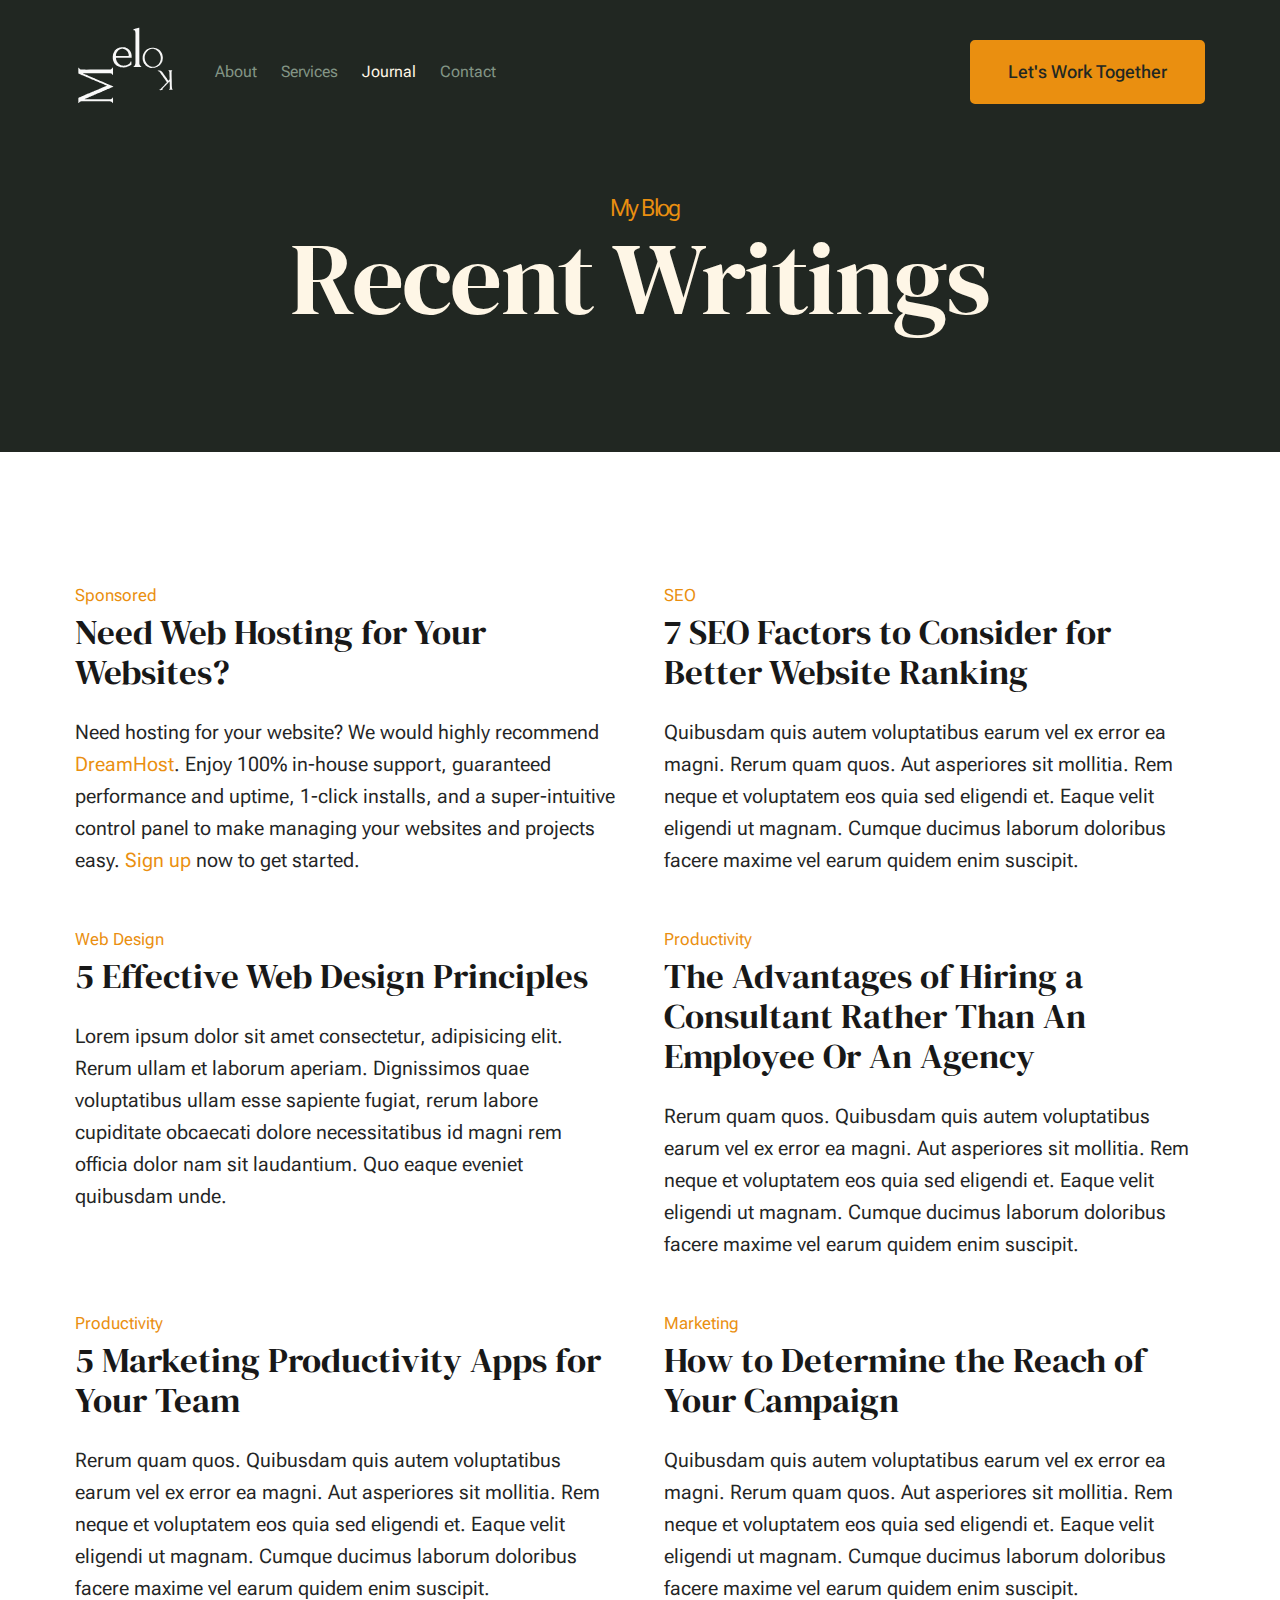
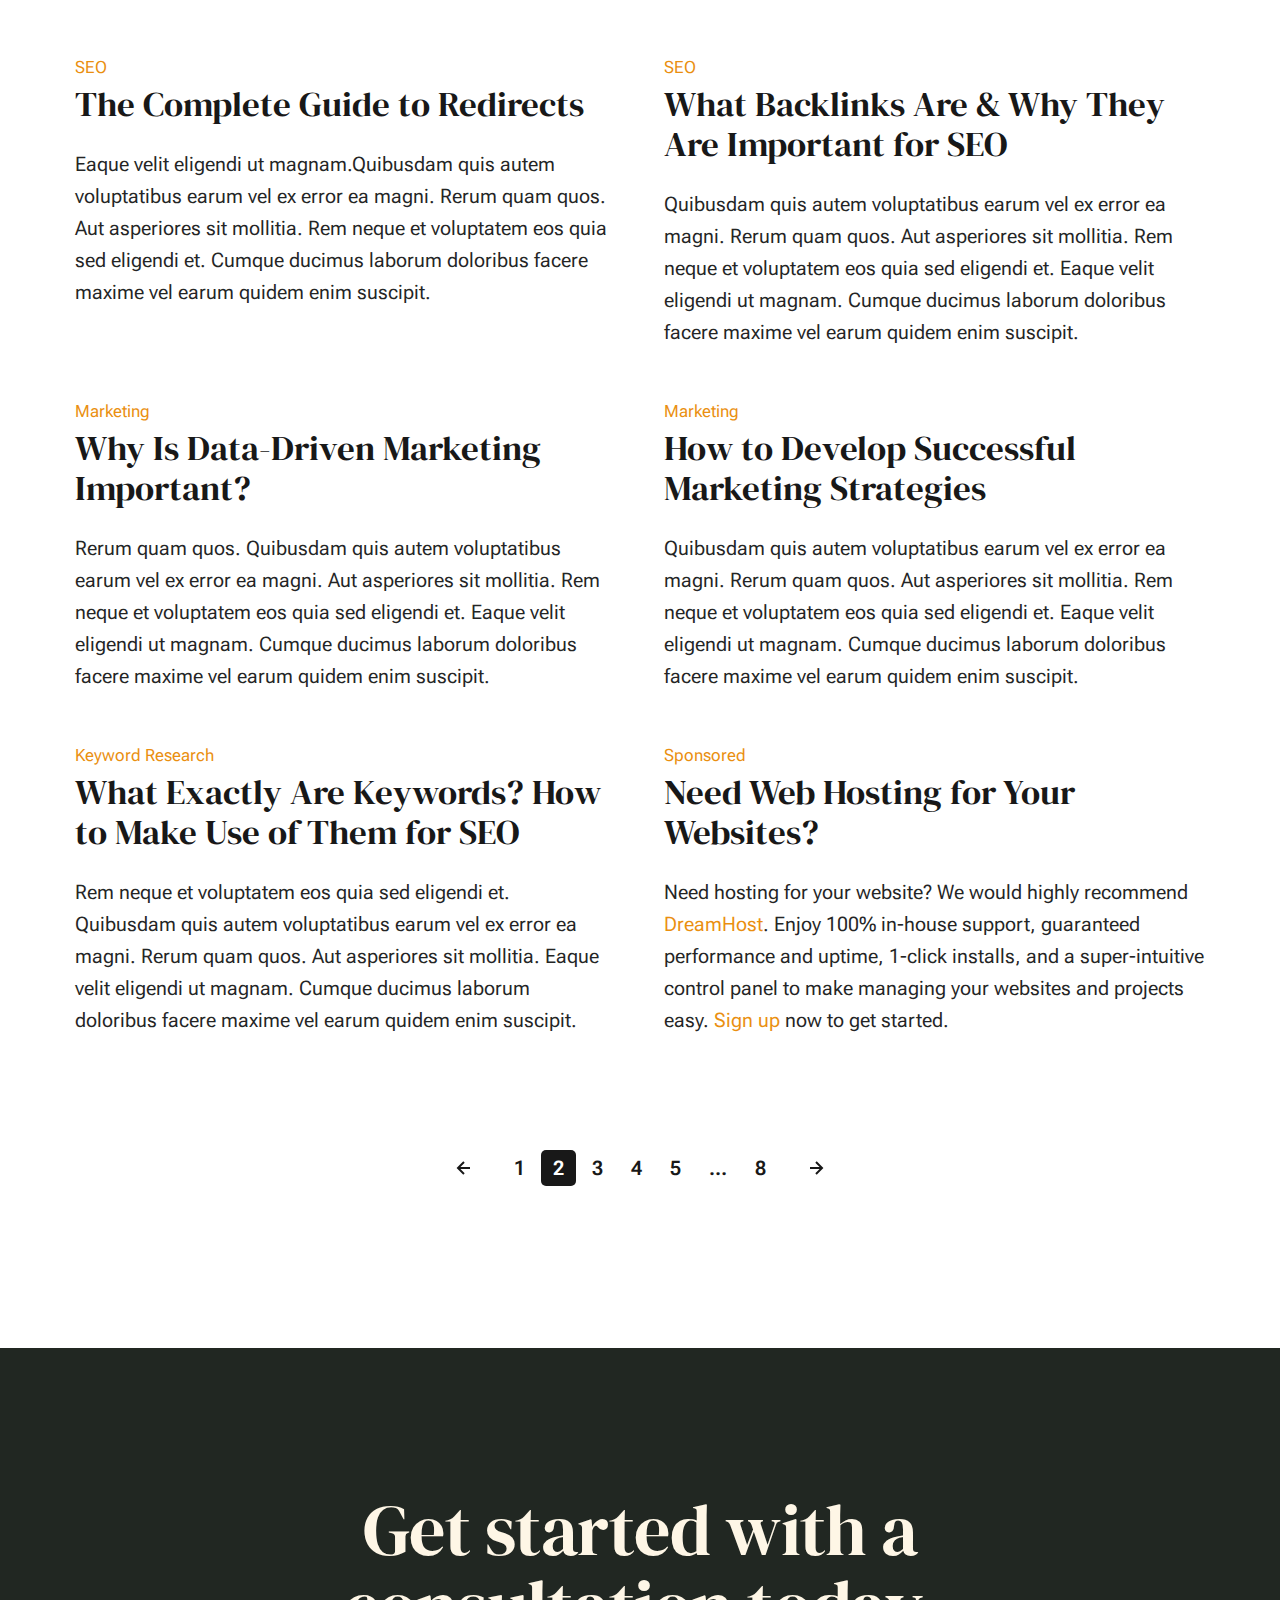
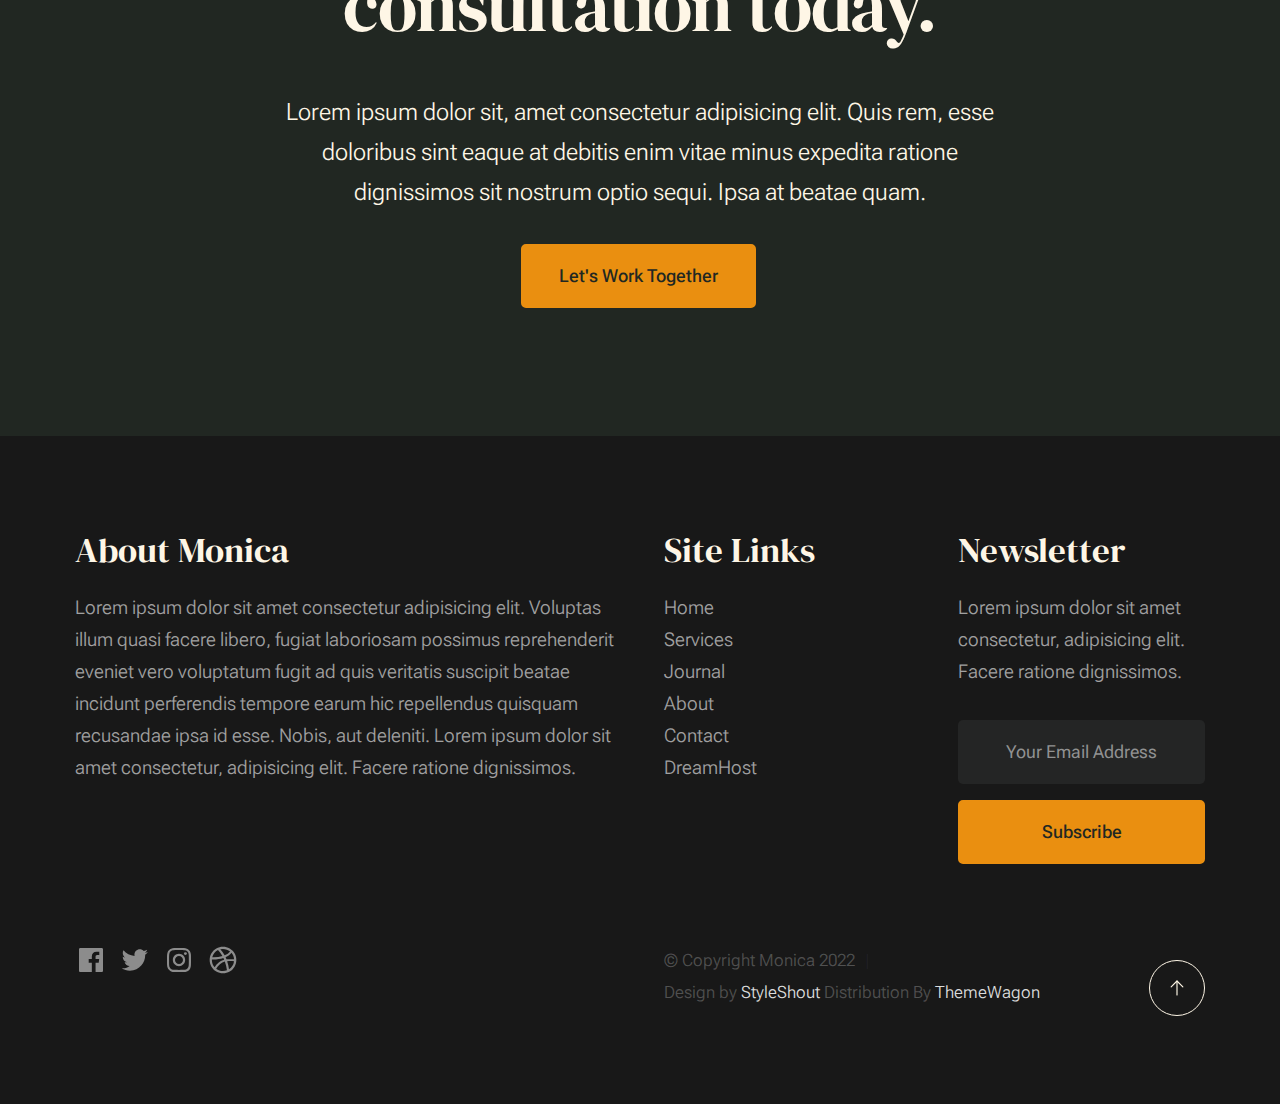
<file: blog.html>
<!DOCTYPE html>
<html lang="en" class="no-js" >
<head>

    <!--- basic page needs
    ================================================== -->
    <meta charset="utf-8">
    <meta name="viewport" content="width=device-width, initial-scale=1">
    <title>Blog - Monica</title>

    <script>
        document.documentElement.classList.remove('no-js');
        document.documentElement.classList.add('js');
    </script>

    <!-- CSS
    ================================================== -->
    <link rel="stylesheet" href="css/vendor.css">
    <link rel="stylesheet" href="css/styles.css">

    <!-- favicons
    ================================================== -->
    <link rel="apple-touch-icon" sizes="180x180" href="apple-touch-icon.png">
    <link rel="icon" type="image/png" sizes="32x32" href="favicon-32x32.png">
    <link rel="icon" type="image/png" sizes="16x16" href="favicon-16x16.png">
    <link rel="manifest" href="site.webmanifest">

</head>


<body id="top">


    <!-- preloader
    ================================================== -->
    <div id="preloader">
        <div id="loader" class="dots-fade">
            <div></div>
            <div></div>
            <div></div>
        </div>
    </div>


    <!-- page wrap
    ================================================== -->
    <div id="page" class="s-pagewrap">

        <!-- # site header 
        ================================================== -->
        <header class="s-header">

            <div class="row s-header__inner width-sixteen-col">

                <div class="s-header__block">
                    <div class="s-header__logo">
                        <a class="logo" href="index.html">
                            <img src="images/logo.svg" alt="Homepage">
                        </a>
                    </div>

                    <a class="s-header__menu-toggle" href="#0"><span>Menu</span></a>
                </div> <!-- end s-header__block -->

                <nav class="s-header__nav">
    
                    <ul class="s-header__menu-links">
                        <li><a href="about.html">About</a></li>
                        <li><a href="services.html">Services</a></li>
                        <li class="current"><a href="blog.html">Journal</a></li>
                        <li><a href="contact.html">Contact</a></li>
                    </ul> <!-- s-header__menu-links -->

                    <div class="s-header__contact">
                        <a href="contact.html" class="btn btn--primary s-header__contact-btn">Let's Work Together</a>                        
                    </div> <!-- s-header__contact -->
    
                </nav> <!-- end s-header__nav -->

            </div> <!-- end s-header__inner -->

        </header> <!-- end s-header -->


        <!-- # site main content
        ================================================== -->
        <section id="content" class="s-content">

               <section class="s-pageheader pageheader">
                    <div class="row">
                        <div class="column xl-12">
                            <h1 class="page-title">
                                <span class="page-title__small-type text-pretitle">My Blog</span>
                                Recent Writings
                            </h1>
                        </div>
                    </div>
               </section>   

               <section class="s-pagecontent pagecontent">

                    <div class="row">
                        <div class="column xl-12 grid-block">          
        
                            <!-- <div class="grid-full">         -->
                                <div class="grid-full grid-list-items">

                                    <div class="grid-list-items__item blog-card">
                                        <div class="blog-card__header">
                                            <div class="blog-card__cat-links">
                                                <a href="blog.html">Sponsored</a>
                                            </div>
                                            <h3 class="blog-card__title"><a href="https://www.dreamhost.com/r.cgi?287326">Need Web Hosting for Your Websites?</a></h3>
                                        </div>
                                        <div class="blog-card__text">
                                            <p>
                                            Need hosting for your website? We would highly recommend <a href="https://www.dreamhost.com/r.cgi?287326">DreamHost</a>.
                                            Enjoy 100% in-house support, guaranteed performance and uptime, 1-click installs, and a super-intuitive control 
                                            panel to make managing your websites and projects easy. <a href="https://www.dreamhost.com/r.cgi?287326">Sign up</a> now to get started.
                                            </p>
                                        </div>
                                    </div> <!-- end blog-card -->
                                    <div class="grid-list-items__item blog-card">
                                        <div class="blog-card__header">
                                            <div class="blog-card__cat-links">
                                                <a href="blog.html">SEO</a>
                                            </div>
                                            <h3 class="blog-card__title"><a href="single.html">7 SEO Factors to Consider for Better Website Ranking</a></h3>
                                        </div>
                                        <div class="blog-card__text">
                                            <p>
                                            Quibusdam quis autem voluptatibus earum vel ex error ea magni. Rerum quam quos. Aut asperiores 
                                            sit mollitia. Rem neque et voluptatem eos quia sed eligendi et. Eaque velit eligendi ut 
                                            magnam. Cumque ducimus laborum doloribus facere maxime vel earum quidem enim suscipit.
                                            </p>
                                        </div>
                                    </div> <!-- end blog-card -->
                                    <div class="grid-list-items__item blog-card">
                                        <div class="blog-card__header">
                                            <div class="blog-card__cat-links">
                                                <a href="blog.html">Web Design</a>
                                            </div>
                                            <h3 class="blog-card__title"><a href="single.html">5 Effective Web Design Principles</a></h3>
                                        </div>
                                        <div class="blog-card__text">
                                            <p>
                                            Lorem ipsum dolor sit amet consectetur, adipisicing elit. Rerum ullam et laborum aperiam. 
                                            Dignissimos quae voluptatibus ullam esse sapiente fugiat, rerum labore cupiditate obcaecati 
                                            dolore necessitatibus id magni rem officia dolor nam sit laudantium. Quo eaque eveniet quibusdam unde. 
                                            </p>
                                        </div>
                                    </div> <!-- end blog card -->
                                    <div class="grid-list-items__item blog-card">
                                        <div class="blog-card__header">
                                            <div class="blog-card__cat-links">
                                                <a href="blog.html">Productivity</a>
                                            </div>
                                            <h3 class="blog-card__title"><a href="single.html">The Advantages of Hiring a Consultant Rather Than An Employee Or An Agency</a></h3>
                                        </div>
                                        <div class="blog-card__text">
                                            <p>
                                            Rerum quam quos. Quibusdam quis autem voluptatibus earum vel ex error ea magni. Aut asperiores 
                                            sit mollitia. Rem neque et voluptatem eos quia sed eligendi et. Eaque velit eligendi ut 
                                            magnam. Cumque ducimus laborum doloribus facere maxime vel earum quidem enim suscipit.
                                            </p>
                                        </div>
                                    </div> <!-- end blog-card -->
                                    <div class="grid-list-items__item blog-card">
                                        <div class="blog-card__header">
                                            <div class="blog-card__cat-links">
                                                <a href="blog.html">Productivity</a>
                                            </div>
                                            <h3 class="blog-card__title"><a href="single.html">5 Marketing Productivity Apps for Your Team</a></h3>
                                        </div>
                                        <div class="blog-card__text">
                                            <p>
                                            Rerum quam quos. Quibusdam quis autem voluptatibus earum vel ex error ea magni. Aut asperiores 
                                            sit mollitia. Rem neque et voluptatem eos quia sed eligendi et. Eaque velit eligendi ut 
                                            magnam. Cumque ducimus laborum doloribus facere maxime vel earum quidem enim suscipit.
                                            </p>
                                        </div>
                                    </div> <!-- end blog-card -->
                                    <div class="grid-list-items__item blog-card">
                                        <div class="blog-card__header">
                                            <div class="blog-card__cat-links">
                                                <a href="blog.html">Marketing</a>
                                            </div>
                                            <h3 class="blog-card__title"><a href="single.html">How to Determine the Reach of Your Campaign</a></h3>
                                        </div>
                                        <div class="blog-card__text">
                                            <p>
                                            Quibusdam quis autem voluptatibus earum vel ex error ea magni. Rerum quam quos. Aut asperiores 
                                            sit mollitia. Rem neque et voluptatem eos quia sed eligendi et. Eaque velit eligendi ut 
                                            magnam. Cumque ducimus laborum doloribus facere maxime vel earum quidem enim suscipit.
                                            </p>
                                        </div>
                                    </div> <!-- end blog-card -->
                                    <div class="grid-list-items__item blog-card">
                                        <div class="blog-card__header">
                                            <div class="blog-card__cat-links">
                                                <a href="blog.html">SEO</a>
                                            </div>
                                            <h3 class="blog-card__title"><a href="single.html">The Complete Guide to Redirects</a></h3>
                                        </div>
                                        <div class="blog-card__text">
                                            <p>
                                            Eaque velit eligendi ut magnam.Quibusdam quis autem voluptatibus earum vel 
                                            ex error ea magni. Rerum quam quos. Aut asperiores sit mollitia. Rem neque et 
                                            voluptatem eos quia sed eligendi et. Cumque ducimus laborum doloribus facere maxime 
                                            vel earum quidem enim suscipit.
                                            </p>
                                        </div>
                                    </div> <!-- end blog card -->
                                    <div class="grid-list-items__item blog-card">
                                        <div class="blog-card__header">
                                            <div class="blog-card__cat-links">
                                                <a href="blog.html">SEO</a>
                                            </div>
                                            <h3 class="blog-card__title"><a href="single.html">What Backlinks Are & Why They Are Important for SEO</a></h3>
                                        </div>
                                        <div class="blog-card__text">
                                            <p>
                                            Quibusdam quis autem voluptatibus earum vel ex error ea magni. Rerum quam quos. Aut asperiores 
                                            sit mollitia. Rem neque et voluptatem eos quia sed eligendi et. Eaque velit eligendi ut 
                                            magnam. Cumque ducimus laborum doloribus facere maxime vel earum quidem enim suscipit.
                                            </p>
                                        </div>
                                    </div> <!-- end blog-card -->
                                    <div class="grid-list-items__item blog-card">
                                        <div class="blog-card__header">
                                            <div class="blog-card__cat-links">
                                                <a href="blog.html">Marketing</a>
                                            </div>
                                            <h3 class="blog-card__title"><a href="single.html">Why Is Data-Driven Marketing Important?</a></h3>
                                        </div>
                                        <div class="blog-card__text">
                                            <p>
                                            Rerum quam quos. Quibusdam quis autem voluptatibus earum vel ex error ea magni. Aut asperiores 
                                            sit mollitia. Rem neque et voluptatem eos quia sed eligendi et. Eaque velit eligendi ut 
                                            magnam. Cumque ducimus laborum doloribus facere maxime vel earum quidem enim suscipit.
                                            </p>
                                        </div>
                                    </div> <!-- end blog card -->
                                    <div class="grid-list-items__item blog-card">
                                        <div class="blog-card__header">
                                            <div class="blog-card__cat-links">
                                                <a href="blog.html">Marketing</a>
                                            </div>
                                            <h3 class="blog-card__title"><a href="single.html">How to Develop Successful Marketing Strategies</a></h3>
                                        </div>
                                        <div class="blog-card__text">
                                            <p>
                                            Quibusdam quis autem voluptatibus earum vel ex error ea magni. Rerum quam quos. Aut asperiores 
                                            sit mollitia. Rem neque et voluptatem eos quia sed eligendi et. Eaque velit eligendi ut 
                                            magnam. Cumque ducimus laborum doloribus facere maxime vel earum quidem enim suscipit.
                                            </p>
                                        </div>
                                    </div> <!-- end blog-card -->
                                    <div class="grid-list-items__item blog-card">
                                        <div class="blog-card__header">
                                            <div class="blog-card__cat-links">
                                                <a href="blog.html">Keyword Research</a>
                                            </div>
                                            <h3 class="blog-card__title"><a href="single.html">What Exactly Are Keywords? How to Make Use of Them for SEO</a></h3>
                                        </div>
                                        <div class="blog-card__text">
                                            <p>
                                            Rem neque et voluptatem eos quia sed eligendi et. Quibusdam quis autem voluptatibus earum vel ex error ea magni. 
                                            Rerum quam quos. Aut asperiores sit mollitia. Eaque velit eligendi ut 
                                            magnam. Cumque ducimus laborum doloribus facere maxime vel earum quidem enim suscipit.
                                            </p>
                                        </div>
                                    </div> <!-- end blog-card -->
                                    <div class="grid-list-items__item blog-card">
                                        <div class="blog-card__header">
                                            <div class="blog-card__cat-links">
                                                <a href="blog.html">Sponsored</a>
                                            </div>
                                            <h3 class="blog-card__title"><a href="https://www.dreamhost.com/r.cgi?287326">Need Web Hosting for Your Websites?</a></h3>
                                        </div>
                                        <div class="blog-card__text">
                                            <p>
                                            Need hosting for your website? We would highly recommend <a href="https://www.dreamhost.com/r.cgi?287326">DreamHost</a>.
                                            Enjoy 100% in-house support, guaranteed performance and uptime, 1-click installs, and a super-intuitive control 
                                            panel to make managing your websites and projects easy. <a href="https://www.dreamhost.com/r.cgi?287326">Sign up</a> now to get started.
                                            </p>
                                        </div>
                                    </div> <!-- end blog card -->
        
                                </div> <!-- grid-list-items -->
                            <!-- </div>     -->

                        </div> <!-- end grid-block-->
                    </div> <!-- end row -->

                    <!-- pagination -->
                    <div class="row navigation pagination">
                        <div class="column xl-12">
                            <nav class="pgn">
                                <ul>
                                    <li>
                                        <a class="pgn__prev" href="#0">
                                            <svg xmlns="http://www.w3.org/2000/svg" width="24" height="24" viewBox="0 0 24 24"><path d="M12.707 17.293L8.414 13H18v-2H8.414l4.293-4.293-1.414-1.414L4.586 12l6.707 6.707z"/></svg>
                                        </a>
                                    </li>
                                    <li><a class="pgn__num" href="#0">1</a></li>
                                    <li><span class="pgn__num current">2</span></li>
                                    <li><a class="pgn__num" href="#0">3</a></li>
                                    <li><a class="pgn__num" href="#0">4</a></li>
                                    <li><a class="pgn__num" href="#0">5</a></li>
                                    <li><span class="pgn__num dots">…</span></li>
                                    <li><a class="pgn__num" href="#0">8</a></li>
                                    <li>
                                        <a class="pgn__next" href="#0">
                                            <svg xmlns="http://www.w3.org/2000/svg" width="24" height="24" viewBox="0 0 24 24"><path d="M11.293 17.293l1.414 1.414L19.414 12l-6.707-6.707-1.414 1.414L15.586 11H6v2h9.586z"/></svg>
                                        </a>
                                    </li>
                                </ul>
                            </nav>
                        </div> <!-- end column -->
                    </div> <!-- end pagination -->

               </section>

        </section> <!-- s-content-->

        <!-- # cta
        ================================================== -->
        <section id="cta" class="s-cta">

            <div class="row row-x-center text-center">
                <div class="column xl-8 lg-12">

                    <div class="s-cta__content">
                        <h2 class="text-display-title">
                        Get started with a consultation today.
                        </h2>
                        <p class="lead">
                        Lorem ipsum dolor sit, amet consectetur adipisicing elit. Quis rem, esse doloribus sint eaque at debitis enim vitae minus expedita ratione dignissimos sit nostrum optio sequi. Ipsa at beatae quam.
                        </p>
                        <a href="contact.html" class="btn btn--primary">Let's Work Together</a>
                    </div>

                </div>
            </div>

        </section> <!-- end s-cta -->


        <!-- # footer 
        ================================================== -->
        <footer class="s-footer">
            <div class="row s-footer__content">
                <div class="column xl-6 lg-6 md-12 s-footer__block s-footer__about">                    
                    <h3>About Monica</h3>
                    <p>
                    Lorem ipsum dolor sit amet consectetur adipisicing elit. Voluptas illum quasi facere libero, 
                    fugiat laboriosam possimus reprehenderit eveniet vero voluptatum fugit ad quis veritatis suscipit beatae 
                    incidunt perferendis tempore earum hic repellendus quisquam recusandae ipsa id esse. Nobis, aut deleniti.
                    Lorem ipsum dolor sit amet consectetur, adipisicing elit. Facere ratione dignissimos.
                    </p>               
                </div>                
                <div class="column xl-3 lg-6 md-12 s-footer__block s-footer__site-links">
                    <h3>Site Links</h3>
                    <ul class="link-list">
                        <li><a href="index.html">Home</a></li>
                        <li><a href="services.html">Services</a></li>
                        <li><a href="blog.html">Journal</a></li>
                        <li><a href="about.html">About</a></li>
                        <li><a href="contact.html">Contact</a></li>
                        <li><a href="https://www.dreamhost.com/r.cgi?287326">DreamHost</a></li>
                    </ul>
                </div>
                <div class="column xl-3 lg-6 md-12 tab-12 s-footer__block s-footer__newsletter">
                    <h3>Newsletter</h3>

                    <p>
                    Lorem ipsum dolor sit amet consectetur, adipisicing elit. Facere ratione dignissimos.
                    </p>

                    <div class="subscribe-form">
                        <form id="mc-form" class="mc-form">
                            <input type="email" name="EMAIL" id="mce-EMAIL" class="u-fullwidth text-center" placeholder="Your Email Address" title="The domain portion of the email address is invalid (the portion after the @)." pattern="^([^\x00-\x20\x22\x28\x29\x2c\x2e\x3a-\x3c\x3e\x40\x5b-\x5d\x7f-\xff]+|\x22([^\x0d\x22\x5c\x80-\xff]|\x5c[\x00-\x7f])*\x22)(\x2e([^\x00-\x20\x22\x28\x29\x2c\x2e\x3a-\x3c\x3e\x40\x5b-\x5d\x7f-\xff]+|\x22([^\x0d\x22\x5c\x80-\xff]|\x5c[\x00-\x7f])*\x22))*\x40([^\x00-\x20\x22\x28\x29\x2c\x2e\x3a-\x3c\x3e\x40\x5b-\x5d\x7f-\xff]+|\x5b([^\x0d\x5b-\x5d\x80-\xff]|\x5c[\x00-\x7f])*\x5d)(\x2e([^\x00-\x20\x22\x28\x29\x2c\x2e\x3a-\x3c\x3e\x40\x5b-\x5d\x7f-\xff]+|\x5b([^\x0d\x5b-\x5d\x80-\xff]|\x5c[\x00-\x7f])*\x5d))*(\.\w{2,})+$" required>
                            <input type="submit" name="subscribe" value="Subscribe" class="btn btn--primary btn--small u-fullwidth">
                            <!-- <div style="position: absolute; left: -5000px;" aria-hidden="true"><input type="text" name="b_cdb7b577e41181934ed6a6a44_9a91cfe7b3" tabindex="-1" value=""></div> -->
                            <div class="mc-status"></div>
                        </form>
                    </div>
                </div>
            </div>    
            
            <div class="row s-footer__bottom">
                <div class="column xl-6 lg-12">
                    <ul class="s-footer__social social-list">
                        <li>
                            <a href="#0">
                                <svg xmlns="http://www.w3.org/2000/svg" width="24" height="24" viewBox="0 0 24 24" style="fill:rgba(0, 0, 0, 1);transform:;-ms-filter:"><path d="M20,3H4C3.447,3,3,3.448,3,4v16c0,0.552,0.447,1,1,1h8.615v-6.96h-2.338v-2.725h2.338v-2c0-2.325,1.42-3.592,3.5-3.592 c0.699-0.002,1.399,0.034,2.095,0.107v2.42h-1.435c-1.128,0-1.348,0.538-1.348,1.325v1.735h2.697l-0.35,2.725h-2.348V21H20 c0.553,0,1-0.448,1-1V4C21,3.448,20.553,3,20,3z"></path></svg>
                                <span class="u-screen-reader-text">Facebook</span>
                            </a>
                        </li>
                        <li>
                            <a href="#0">
                                <svg xmlns="http://www.w3.org/2000/svg" width="24" height="24" viewBox="0 0 24 24" style="fill:rgba(0, 0, 0, 1);transform:;-ms-filter:"><path d="M19.633,7.997c0.013,0.175,0.013,0.349,0.013,0.523c0,5.325-4.053,11.461-11.46,11.461c-2.282,0-4.402-0.661-6.186-1.809 c0.324,0.037,0.636,0.05,0.973,0.05c1.883,0,3.616-0.636,5.001-1.721c-1.771-0.037-3.255-1.197-3.767-2.793 c0.249,0.037,0.499,0.062,0.761,0.062c0.361,0,0.724-0.05,1.061-0.137c-1.847-0.374-3.23-1.995-3.23-3.953v-0.05 c0.537,0.299,1.16,0.486,1.82,0.511C3.534,9.419,2.823,8.184,2.823,6.787c0-0.748,0.199-1.434,0.548-2.032 c1.983,2.443,4.964,4.04,8.306,4.215c-0.062-0.3-0.1-0.611-0.1-0.923c0-2.22,1.796-4.028,4.028-4.028 c1.16,0,2.207,0.486,2.943,1.272c0.91-0.175,1.782-0.512,2.556-0.973c-0.299,0.935-0.936,1.721-1.771,2.22 c0.811-0.088,1.597-0.312,2.319-0.624C21.104,6.712,20.419,7.423,19.633,7.997z"></path></svg>
                                <span class="u-screen-reader-text">Twitter</span>
                            </a>
                        </li>
                        <li>
                            <a href="#0">
                                <svg xmlns="http://www.w3.org/2000/svg" width="24" height="24" viewBox="0 0 24 24" style="fill:rgba(0, 0, 0, 1);transform:;-ms-filter:"><path d="M11.999,7.377c-2.554,0-4.623,2.07-4.623,4.623c0,2.554,2.069,4.624,4.623,4.624c2.552,0,4.623-2.07,4.623-4.624 C16.622,9.447,14.551,7.377,11.999,7.377L11.999,7.377z M11.999,15.004c-1.659,0-3.004-1.345-3.004-3.003 c0-1.659,1.345-3.003,3.004-3.003s3.002,1.344,3.002,3.003C15.001,13.659,13.658,15.004,11.999,15.004L11.999,15.004z"></path><circle cx="16.806" cy="7.207" r="1.078"></circle><path d="M20.533,6.111c-0.469-1.209-1.424-2.165-2.633-2.632c-0.699-0.263-1.438-0.404-2.186-0.42 c-0.963-0.042-1.268-0.054-3.71-0.054s-2.755,0-3.71,0.054C7.548,3.074,6.809,3.215,6.11,3.479C4.9,3.946,3.945,4.902,3.477,6.111 c-0.263,0.7-0.404,1.438-0.419,2.186c-0.043,0.962-0.056,1.267-0.056,3.71c0,2.442,0,2.753,0.056,3.71 c0.015,0.748,0.156,1.486,0.419,2.187c0.469,1.208,1.424,2.164,2.634,2.632c0.696,0.272,1.435,0.426,2.185,0.45 c0.963,0.042,1.268,0.055,3.71,0.055s2.755,0,3.71-0.055c0.747-0.015,1.486-0.157,2.186-0.419c1.209-0.469,2.164-1.424,2.633-2.633 c0.263-0.7,0.404-1.438,0.419-2.186c0.043-0.962,0.056-1.267,0.056-3.71s0-2.753-0.056-3.71C20.941,7.57,20.801,6.819,20.533,6.111z M19.315,15.643c-0.007,0.576-0.111,1.147-0.311,1.688c-0.305,0.787-0.926,1.409-1.712,1.711c-0.535,0.199-1.099,0.303-1.67,0.311 c-0.95,0.044-1.218,0.055-3.654,0.055c-2.438,0-2.687,0-3.655-0.055c-0.569-0.007-1.135-0.112-1.669-0.311 c-0.789-0.301-1.414-0.923-1.719-1.711c-0.196-0.534-0.302-1.099-0.311-1.669c-0.043-0.95-0.053-1.218-0.053-3.654 c0-2.437,0-2.686,0.053-3.655c0.007-0.576,0.111-1.146,0.311-1.687c0.305-0.789,0.93-1.41,1.719-1.712 c0.534-0.198,1.1-0.303,1.669-0.311c0.951-0.043,1.218-0.055,3.655-0.055c2.437,0,2.687,0,3.654,0.055 c0.571,0.007,1.135,0.112,1.67,0.311c0.786,0.303,1.407,0.925,1.712,1.712c0.196,0.534,0.302,1.099,0.311,1.669 c0.043,0.951,0.054,1.218,0.054,3.655c0,2.436,0,2.698-0.043,3.654H19.315z"></path></svg>
                                <span class="u-screen-reader-text">Instagram</span>
                            </a>
                        </li>
                        <li>
                            <a href="#0">
                                <svg xmlns="http://www.w3.org/2000/svg" width="24" height="24" viewBox="0 0 24 24" style="fill: rgba(0, 0, 0, 1);transform: ;msFilter:;"><path d="M20.66 6.98a9.932 9.932 0 0 0-3.641-3.64C15.486 2.447 13.813 2 12 2s-3.486.447-5.02 1.34c-1.533.893-2.747 2.107-3.64 3.64S2 10.187 2 12s.446 3.487 1.34 5.02a9.924 9.924 0 0 0 3.641 3.64C8.514 21.553 10.187 22 12 22s3.486-.447 5.02-1.34a9.932 9.932 0 0 0 3.641-3.64C21.554 15.487 22 13.813 22 12s-.446-3.487-1.34-5.02zM12 3.66c2 0 3.772.64 5.32 1.919-.92 1.174-2.286 2.14-4.1 2.9-1.002-1.813-2.088-3.327-3.261-4.54A7.715 7.715 0 0 1 12 3.66zM5.51 6.8a8.116 8.116 0 0 1 2.711-2.22c1.212 1.201 2.325 2.7 3.34 4.5-2 .6-4.114.9-6.341.9-.573 0-1.006-.013-1.3-.04A8.549 8.549 0 0 1 5.51 6.8zM3.66 12c0-.054.003-.12.01-.2.007-.08.01-.146.01-.2.254.014.641.02 1.161.02 2.666 0 5.146-.367 7.439-1.1.187.373.381.793.58 1.26-1.32.293-2.674 1.006-4.061 2.14S6.4 16.247 5.76 17.5c-1.4-1.587-2.1-3.42-2.1-5.5zM12 20.34c-1.894 0-3.594-.587-5.101-1.759.601-1.187 1.524-2.322 2.771-3.401 1.246-1.08 2.483-1.753 3.71-2.02a29.441 29.441 0 0 1 1.56 6.62 8.166 8.166 0 0 1-2.94.56zm7.08-3.96a8.351 8.351 0 0 1-2.58 2.621c-.24-2.08-.7-4.107-1.379-6.081.932-.066 1.765-.1 2.5-.1.799 0 1.686.034 2.659.1a8.098 8.098 0 0 1-1.2 3.46zm-1.24-5c-1.16 0-2.233.047-3.22.14a27.053 27.053 0 0 0-.68-1.62c2.066-.906 3.532-2.006 4.399-3.3 1.2 1.414 1.854 3.027 1.96 4.84-.812-.04-1.632-.06-2.459-.06z"></path></svg>
                                <span class="u-screen-reader-text">Dribbble</span>
                            </a>
                        </li>
                    </ul> <!-- end s-footer__social -->
                </div>
                <div class="column xl-6 lg-12">
                    <p class="ss-copyright">
                        <span>© Copyright Monica 2022</span> 
                        <span>Design by <a href="https://www.styleshout.com/">StyleShout</a> Distribution By <a href="https://themewagon.com">ThemeWagon</a></span>
                    </p>
                </div>

                <div class="ss-go-top">
                    <a class="smoothscroll" title="Back to Top" href="#top">
                        <svg xmlns="http://www.w3.org/2000/svg" viewBox="0 0 24 24" width="36" height="36" fill="none" stroke="#ffffff" stroke-width="1" stroke-linecap="round" stroke-linejoin="round">&lt;!--!  Atomicons Free 1.00 by @atisalab License - https://atomicons.com/license/ (Icons: CC BY 4.0) Copyright 2021 Atomicons --&gt;<polyline points="17 11 12 6 7 11"></polyline><line x1="12" y1="18" x2="12" y2="6"></line></svg>
                    </a>
                </div> <!-- end ss-go-top -->
            </div>
            
        </footer> <!-- end s-footer -->

    </div> <!-- end page-wrap -->

    <!-- Java Script
    ================================================== -->
    <script src="js/plugins.js"></script>
    <script src="js/main.js"></script>

</body>
</html>
</file>
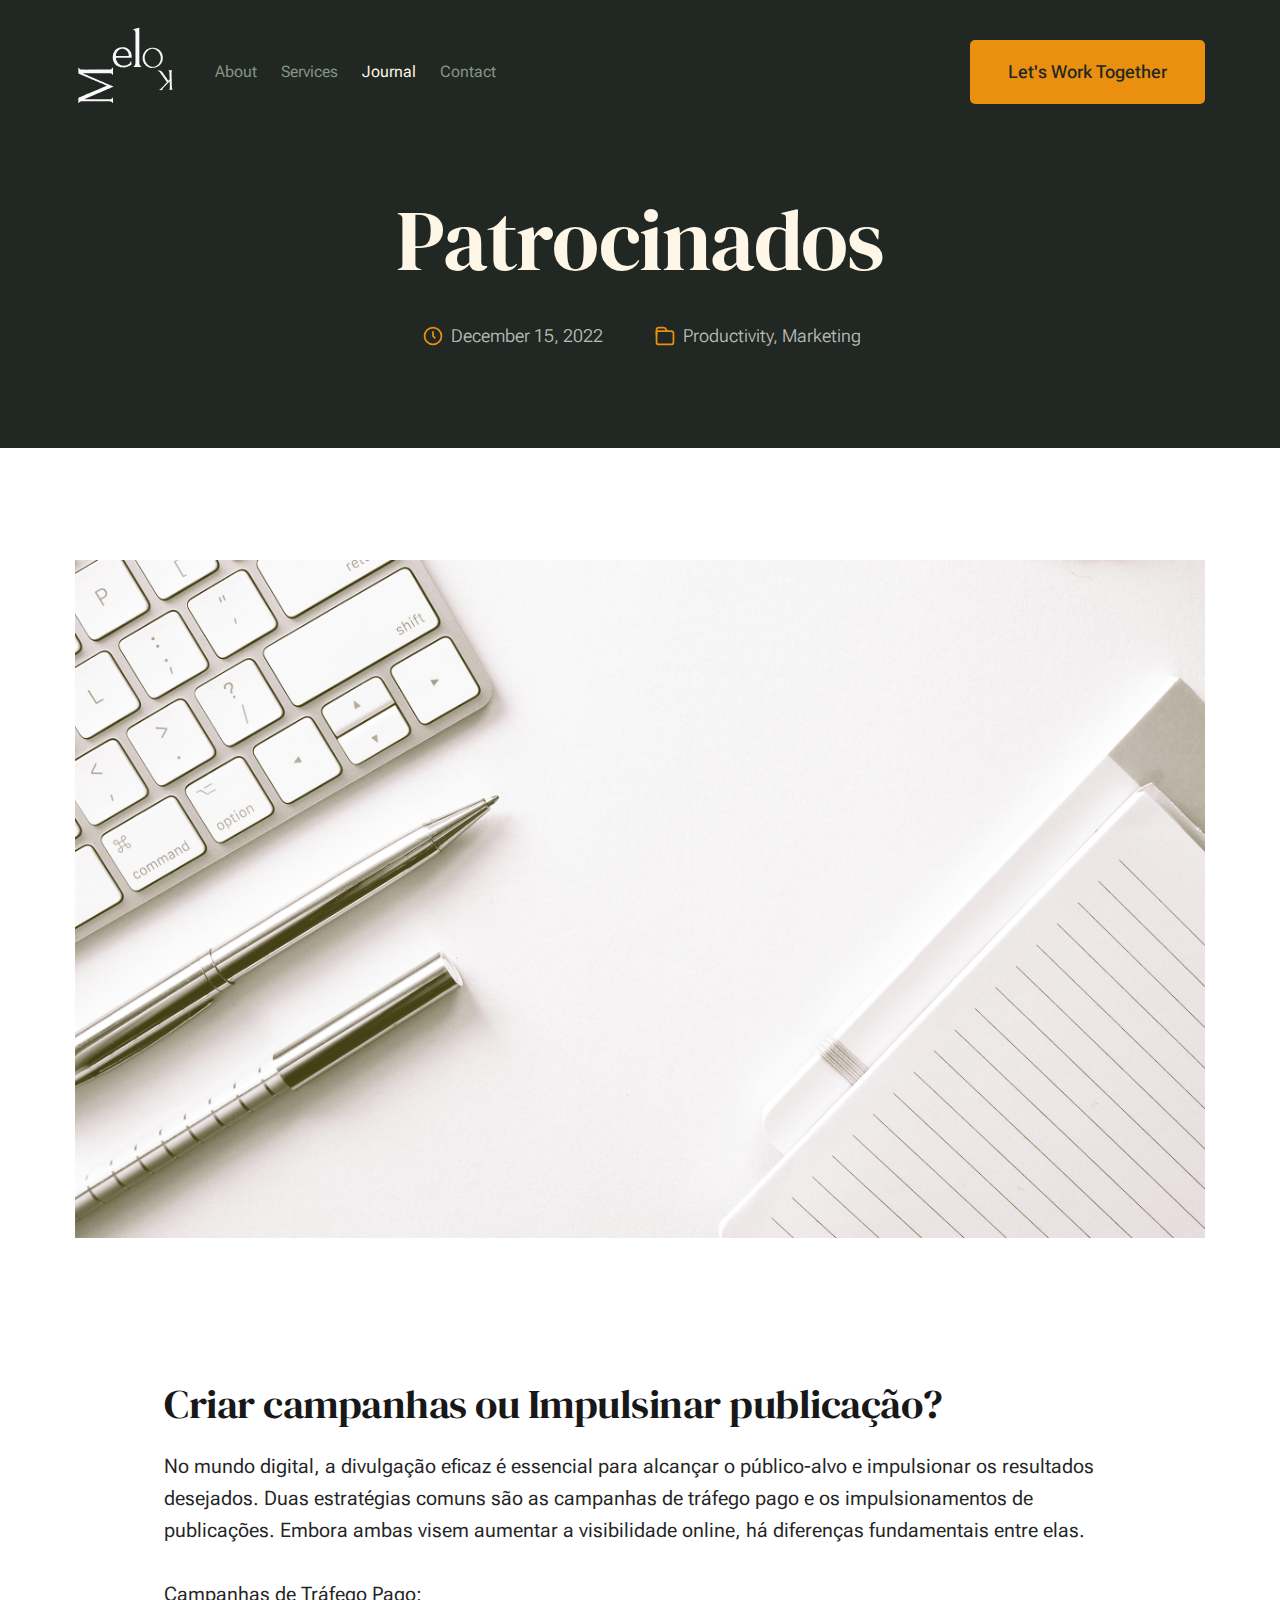
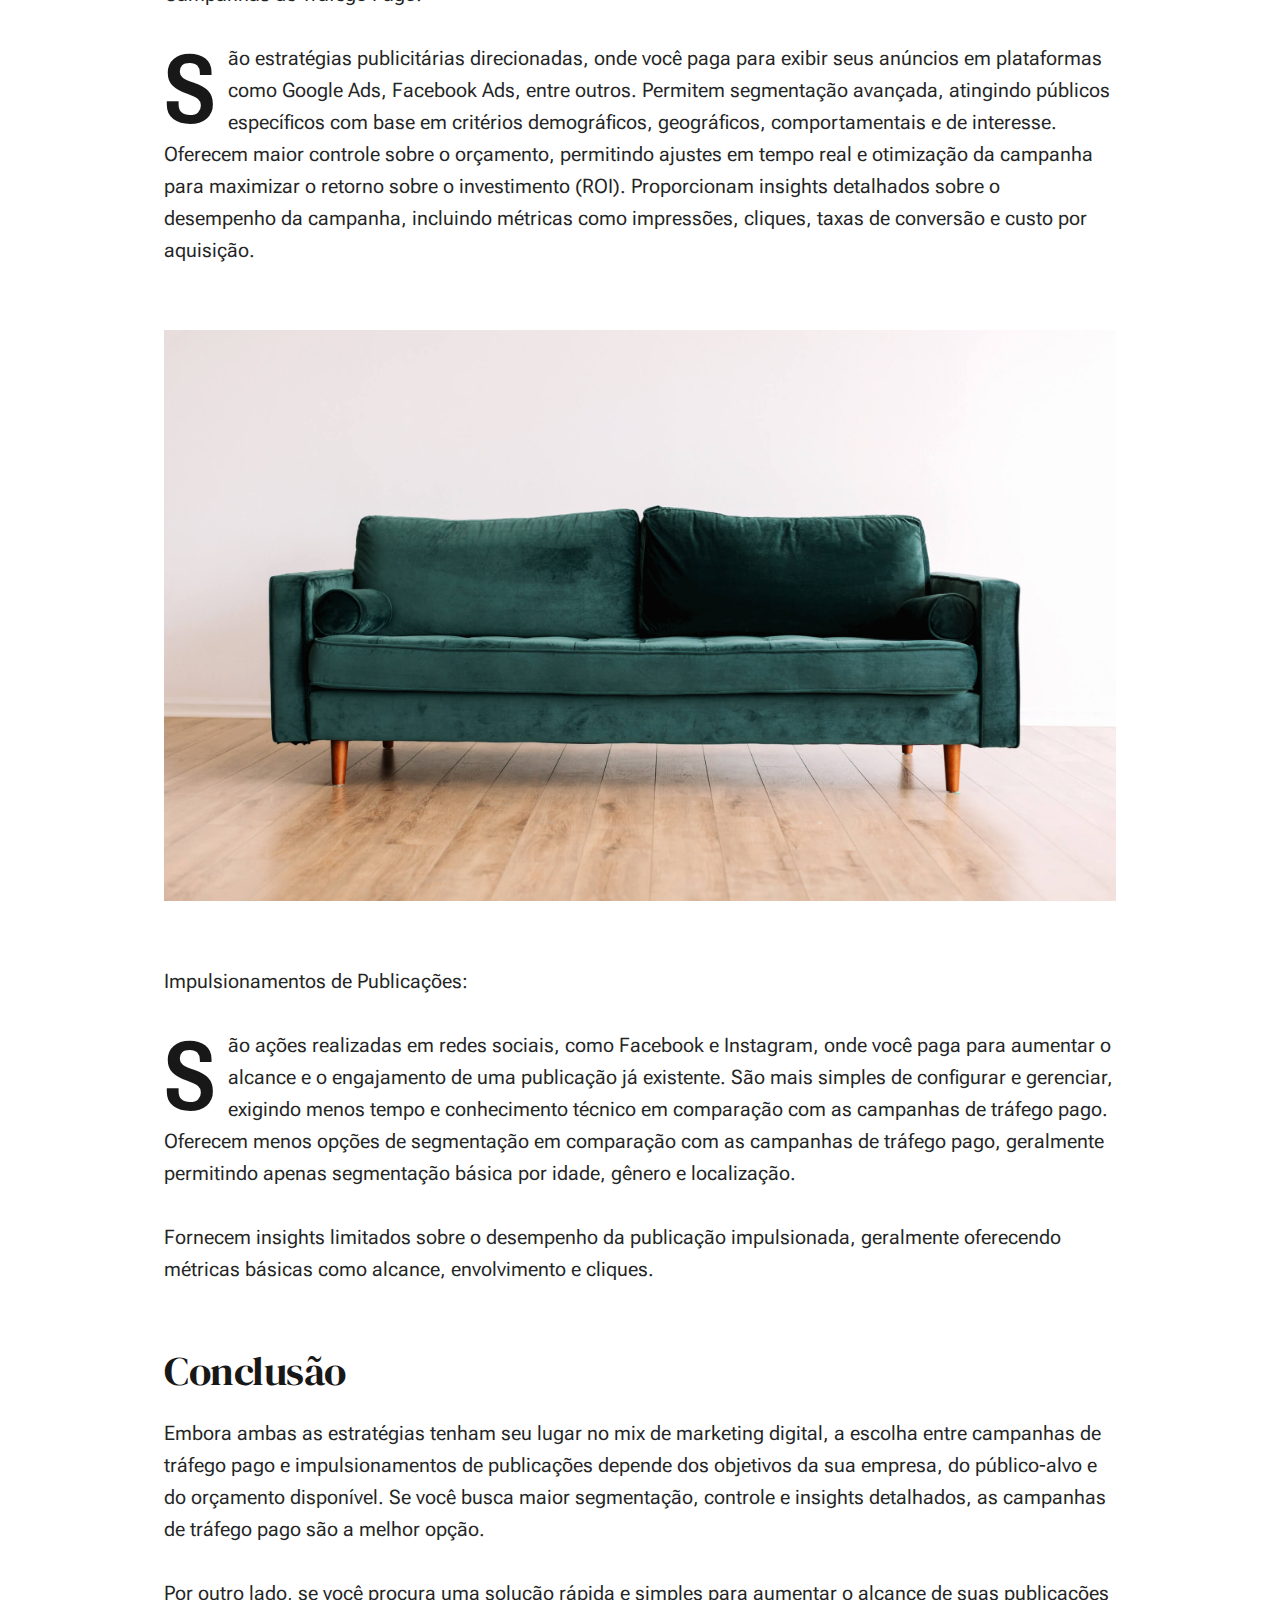
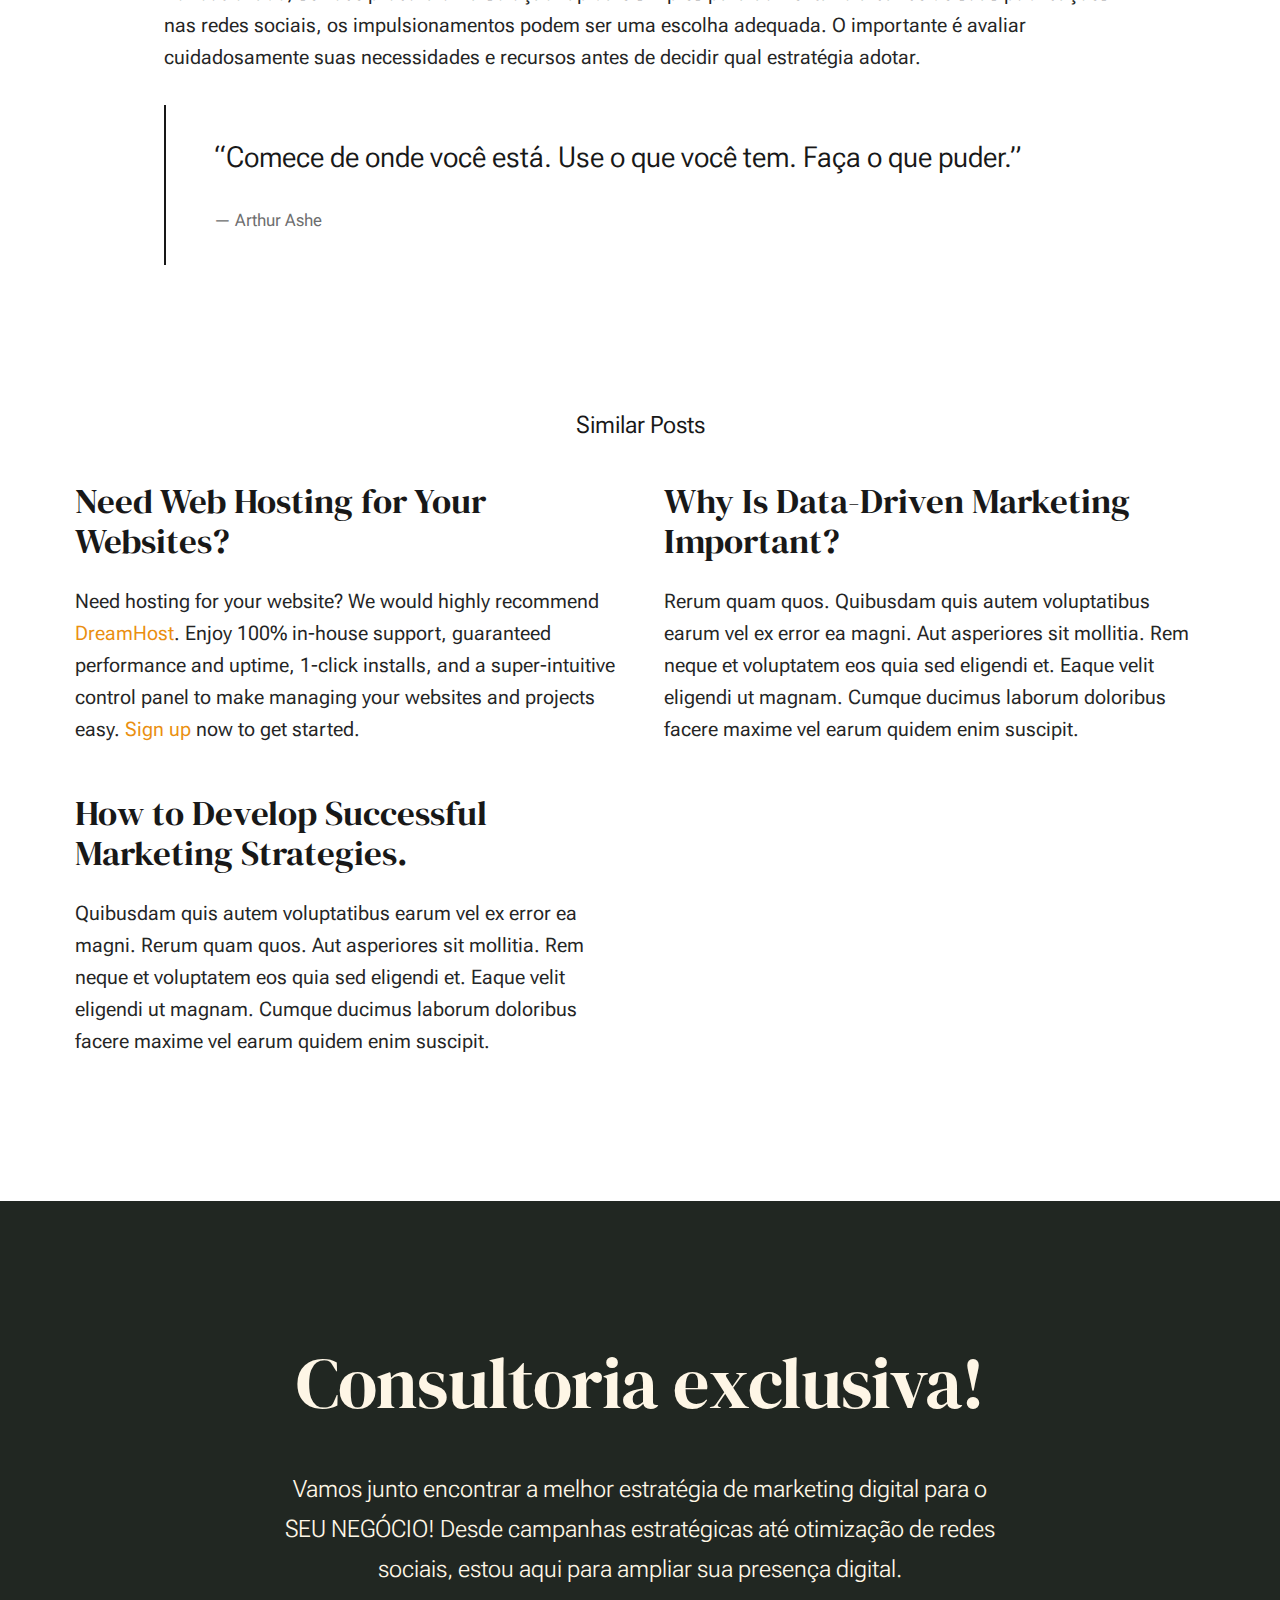
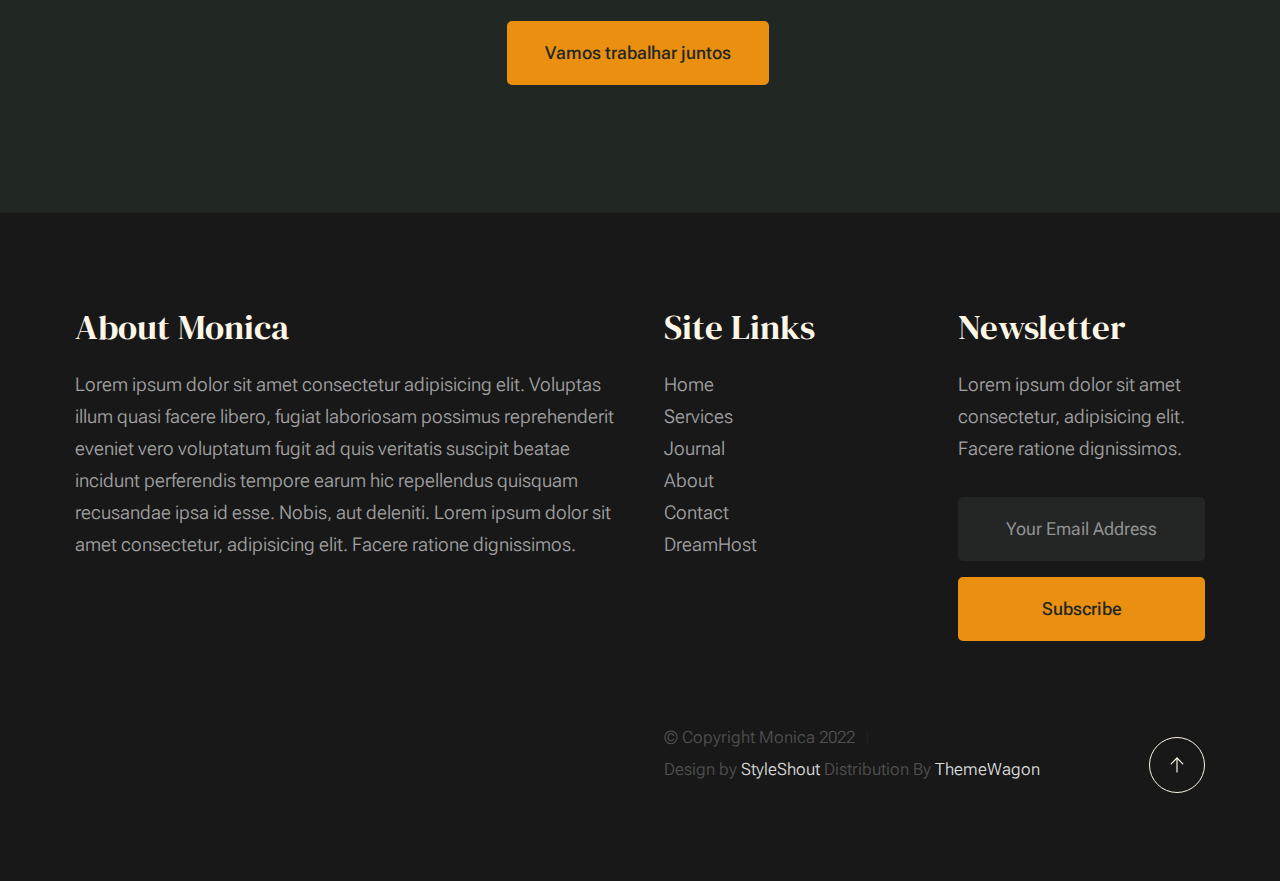
<file: single.html>
<!DOCTYPE html>
<html lang="en" class="no-js" >
<head>

    <!--- basic page needs
    ================================================== -->
    <meta charset="utf-8">
    <meta name="viewport" content="width=device-width, initial-scale=1">
    <title>Single - Monica</title>

    <script>
        document.documentElement.classList.remove('no-js');
        document.documentElement.classList.add('js');
    </script>

    <!-- CSS
    ================================================== -->
    <link rel="stylesheet" href="css/vendor.css">
    <link rel="stylesheet" href="css/styles.css">

    <!-- favicons
    ================================================== -->
    <link rel="apple-touch-icon" sizes="180x180" href="apple-touch-icon.png">
    <link rel="icon" type="image/png" sizes="32x32" href="favicon-32x32.png">
    <link rel="icon" type="image/png" sizes="16x16" href="favicon-16x16.png">
    <link rel="manifest" href="site.webmanifest">

</head>


<body id="top">


    <!-- preloader
    ================================================== -->
    <div id="preloader">
        <div id="loader" class="dots-fade">
            <div></div>
            <div></div>
            <div></div>
        </div>
    </div>


    <!-- page wrap
    ================================================== -->
    <div id="page" class="s-pagewrap">


        <!-- # site header 
        ================================================== -->
        <header class="s-header">

            <div class="row s-header__inner width-sixteen-col">

                <div class="s-header__block">
                    <div class="s-header__logo">
                        <a class="logo" href="index.html">
                            <img src="images/logo.svg" alt="Homepage">
                        </a>
                    </div>

                    <a class="s-header__menu-toggle" href="#0"><span>Menu</span></a>
                </div> <!-- end s-header__block -->

                <nav class="s-header__nav">    
                    <ul class="s-header__menu-links">
                        <li><a href="about.html">About</a></li>
                        <li><a href="services.html">Services</a></li>
                        <li class="current"><a href="blog.html">Journal</a></li>
                        <li><a href="contact.html">Contact</a></li>
                    </ul> <!-- s-header__menu-links -->

                    <div class="s-header__contact">
                        <a href="contact.html" class="btn btn--primary s-header__contact-btn">Let's Work Together</a>
                        
                    </div> <!-- s-header__contact -->    
                </nav> <!-- end s-header__nav -->

            </div> <!-- end s-header__inner -->

        </header> <!-- end s-header -->


        <!-- # site main content
        ================================================== -->
        <article id="content" class="s-content entry">

            <div class="s-pageheader entry__header">
                <div class="row">
                    <div class="column xl-12">

                        <h1 class="entry__title">
                            Patrocinados
                        </h1> <!-- end entry__title -->

                        <div class="entry__meta">
                            <div class="entry__meta-date">
                                <svg width="24" height="24" fill="none" viewBox="0 0 24 24">
                                    <circle cx="12" cy="12" r="7.25" stroke="currentColor" stroke-width="1.5"></circle>
                                    <path stroke="currentColor" stroke-width="1.5" d="M12 8V12L14 14"></path>
                                </svg>
                                December 15, 2022 
                            </div>
                            <div class="entry__meta-cat">
                                <svg width="24" height="24" fill="none" viewBox="0 0 24 24">
                                    <path stroke="currentColor" stroke-linecap="round" stroke-linejoin="round" stroke-width="1.5" d="M19.25 17.25V9.75C19.25 8.64543 18.3546 7.75 17.25 7.75H4.75V17.25C4.75 18.3546 5.64543 19.25 6.75 19.25H17.25C18.3546 19.25 19.25 18.3546 19.25 17.25Z"></path>
                                    <path stroke="currentColor" stroke-linecap="round" stroke-linejoin="round" stroke-width="1.5" d="M13.5 7.5L12.5685 5.7923C12.2181 5.14977 11.5446 4.75 10.8127 4.75H6.75C5.64543 4.75 4.75 5.64543 4.75 6.75V11"></path>
                                </svg>                                      
                                <span class="cat-links">
                                    <a href="blog.html">Productivity</a>
                                    <a href="blog.html">Marketing</a>
                                </span>
                            </div>
                        </div> <!-- end entry__meta -->

                    </div>
                </div>
            </div> <!-- end entry__header --> 

            <div class="s-pagecontent entry__content">

                <div class="row entry__media">
                    <div class="column xl-12">
                        <figure class="featured-image">
                            <img src="images/thumbs/single/standard-1200.jpg" 
                                 srcset="images/thumbs/single/standard-2400.jpg 2400w, 
                                         images/thumbs/single/standard-1200.jpg 1200w, 
                                         images/thumbs/single/standard-600.jpg 600w" sizes="(max-width: 2400px) 100vw, 2400px" alt="">
                        </figure>
                    </div>
                </div> <!-- end entry__media -->

                <div class="row entry__primary width-narrower">
                    <div class="column xl-12"> 

                            <h2>
                                Criar campanhas ou Impulsinar publicação? </h2> 

                            <p>
                                No mundo digital, a divulgação eficaz é essencial para alcançar o público-alvo e impulsionar os resultados desejados. Duas estratégias comuns são as campanhas de tráfego pago e os impulsionamentos de publicações. Embora ambas visem aumentar a visibilidade online, há diferenças fundamentais entre elas.
                            </p>
                            <p>
                                Campanhas de Tráfego Pago:
                            </p>
    
                            <p class="drop-cap">
                                São estratégias publicitárias direcionadas, onde você paga para exibir seus anúncios em plataformas como Google Ads, Facebook Ads, entre outros.
                                Permitem segmentação avançada, atingindo públicos específicos com base em critérios demográficos, geográficos, comportamentais e de interesse.
                                Oferecem maior controle sobre o orçamento, permitindo ajustes em tempo real e otimização da campanha para maximizar o retorno sobre o investimento (ROI).
                                Proporcionam insights detalhados sobre o desempenho da campanha, incluindo métricas como impressões, cliques, taxas de conversão e custo por aquisição.
                            </p>
            
                            <figure class="alignwide">
                                <img src="images/sample-1200.jpg" 
                                     srcset="images/sample-2400.jpg 2400w, 
                                             images/sample-1200.jpg 1200w, 
                                             images/sample-600.jpg 600w" sizes="(max-width: 2400px) 100vw, 2400px" alt="">
                            </figure>

                            <p>
                                Impulsionamentos de Publicações:
                            </p>
    
                            <p class="drop-cap">
                                São ações realizadas em redes sociais, como Facebook e Instagram, onde você paga para aumentar o alcance e o engajamento de uma publicação já existente.
                                São mais simples de configurar e gerenciar, exigindo menos tempo e conhecimento técnico em comparação com as campanhas de tráfego pago.
                                Oferecem menos opções de segmentação em comparação com as campanhas de tráfego pago, geralmente permitindo apenas segmentação básica por idade, gênero e localização.
                            </p>
                            <p>
                                Fornecem insights limitados sobre o desempenho da publicação impulsionada, geralmente oferecendo métricas básicas como alcance, envolvimento e cliques.
                            </p>
    
                            <h2>Conclusão</h2>

                            <p>
                                Embora ambas as estratégias tenham seu lugar no mix de marketing digital, a escolha entre campanhas de tráfego pago e impulsionamentos de publicações depende dos objetivos da sua empresa, do público-alvo e do orçamento disponível. Se você busca maior segmentação, controle e insights detalhados, as campanhas de tráfego pago são a melhor opção.
                            </p>

                            <p>
                                Por outro lado, se você procura uma solução rápida e simples para aumentar o alcance de suas publicações nas redes sociais, os impulsionamentos podem ser uma escolha adequada. O importante é avaliar cuidadosamente suas necessidades e recursos antes de decidir qual estratégia adotar.
                            </p>
        
                            <!-- <p>
                            Harum quidem rerum facilis est et expedita distinctio. Nam libero tempore, cum soluta 
                            nobis est eligendi optio cumque nihil impedit quo minus <a href="http://#">omnis voluptas assumenda est</a> 
                            id quod maxime placeat facere possimus, omnis dolor repellendus. Temporibus autem quibusdam et 
                            aut officiis debitis aut rerum necessitatibus saepe eveniet ut et.</p> -->
    
                            <blockquote>
                                <p>
                                    “Comece de onde você está. Use o que você tem. Faça o que puder.”
                                </p>
                                <cite>Arthur Ashe</cite>
                            </blockquote>
    
                            <!-- <p>
                            Odio dignissimos ducimus qui blanditiis praesentium voluptatum deleniti atque corrupti dolores 
                            et quas molestias excepturi sint occaecati cupiditate non provident, similique sunt in culpa. 
                            Aenean eu leo quam. Pellentesque ornare sem lacinia quam venenatis vestibulum. Nulla vitae elit 
                            libero, a pharetra augue laboris in sit minim cupidatat ut dolor voluptate enim veniam consequat 
                            occaecat fugiat in adipisicing in amet Ut nulla nisi non ut enim aliqua laborum mollit quis nostrud sed sed..</p>
    
                            <h3>Smaller Heading</h3>
    
                            <p>
                            Quidem rerum facilis est et expedita distinctio. Nam libero tempore, cum soluta nobis est 
                            eligendi optio cumque nihil impedit quo minus id quod maxime placeat facere possimus, omnis voluptas 
                            assumenda est, omnis dolor repellendus.
                            </p>
    
                            <p>
                            Quidem rerum facilis est et expedita distinctio. Nam libero tempore, cum soluta nobis est 
                            eligendi optio cumque nihil impedit quo minus id quod maxime placeat facere possimus, omnis voluptas 
                            assumenda est, omnis dolor repellendus.
                            </p>
                                    
                            <p>
                            Odio dignissimos ducimus qui blanditiis praesentium voluptatum deleniti atque corrupti dolores et 
                            quas molestias excepturi sint occaecati cupiditate non provident, similique sunt in culpa.</p>
    
                            <ul>
                                <li>Donec nulla non metus auctor fringilla.
                                    <ul>
                                        <li>Lorem ipsum dolor sit amet.</li>
                                        <li>Lorem ipsum dolor sit amet.</li>
                                        <li>Lorem ipsum dolor sit amet.</li>
                                    </ul>
                                </li>
                                <li>Donec nulla non metus auctor fringilla.</li>
                                <li>Donec nulla non metus auctor fringilla.</li>
                            </ul>
    
                            <p>
                            Odio dignissimos ducimus qui blanditiis praesentium voluptatum deleniti atque corrupti dolores et quas 
                            molestias excepturi sint occaecati cupiditate non provident, similique sunt in culpa. Aenean eu leo quam. 
                            Pellentesque ornare sem lacinia quam venenatis vestibulum. Nulla vitae elit libero, a pharetra augue 
                            laboris in sit minim cupidatat ut dolor voluptate enim veniam consequat occaecat fugiat in adipisicing 
                            in amet Ut nulla nisi non ut enim aliqua laborum mollit quis nostrud sed sed.
                            </p>         -->
                            <!-- <div class="s-cta__content">
                                <h2 class="text-display-title">
                                Consultoria exclusiva!
                                </h2>
                                <p class="lead">
                                   Vamos junto encontrar a melhor estratégia de marketing digital para o SEU NEGÓCIO! Desde campanhas estratégicas até otimização de redes sociais, estou aqui para ampliar sua presença digital. 
                                </p>
                                <a href="contact.html" class="btn btn--primary">Vamos trabalhar juntos</a>
                            </div> -->

                            <!-- <div class="post-nav">
                                <div class="post-nav__prev">
                                    <a href="single-standard.html" rel="prev">
                                        <span>Prev</span>
                                        5 Effective Web Design Principles. 
                                    </a>
                                </div>
                                <div class="post-nav__next">
                                    <a href="single-standard.html" rel="next">
                                        <span>Next</span>
                                        How to Determine the Reach of Your Campaign
                                    </a>
                                </div>
                            </div> end post-nav                                                    -->
                   
                    </div> <!-- end column-->
                </div> <!-- end entry__primary -->    
                
                <div class="row related-posts">
                    <div class="column xl-12">

                        <h4 class="text-center">Similar Posts</h4>

                        <div class="grid-list-items">
                
                            <div class="grid-list-items__item blog-card">
                                <div class="blog-card__header">
                                    <h3 class="blog-card__title"><a href="https://www.dreamhost.com/r.cgi?287326">Need Web Hosting for Your Websites?</a></h3>
                                </div>
                                <div class="blog-card__text">
                                    <p>
                                    Need hosting for your website? We would highly recommend <a href="https://www.dreamhost.com/r.cgi?287326">DreamHost</a>.
                                    Enjoy 100% in-house support, guaranteed performance and uptime, 1-click installs, and a super-intuitive control 
                                    panel to make managing your websites and projects easy. <a href="https://www.dreamhost.com/r.cgi?287326">Sign up</a> now to get started.
                                    </p>
                                </div>
                            </div> <!-- end blog-card -->
                            <div class="grid-list-items__item blog-card">
                                <div class="blog-card__header">
                                    <h3 class="blog-card__title"><a href="single.html">Why Is Data-Driven Marketing Important?</a></h3>
                                </div>
                                <div class="blog-card__text">
                                    <p>
                                    Rerum quam quos. Quibusdam quis autem voluptatibus earum vel ex error ea magni. Aut asperiores 
                                    sit mollitia. Rem neque et voluptatem eos quia sed eligendi et. Eaque velit eligendi ut 
                                    magnam. Cumque ducimus laborum doloribus facere maxime vel earum quidem enim suscipit.
                                    </p>
                                </div>
                            </div> <!-- end blog-card -->
                            <div class="grid-list-items__item blog-card">
                                <div class="blog-card__header">
                                    <h3 class="blog-card__title"><a href="single.html">How to Develop Successful Marketing Strategies.</a></h3>
                                </div>
                                <div class="blog-card__text">
                                    <p>
                                    Quibusdam quis autem voluptatibus earum vel ex error ea magni. Rerum quam quos. Aut asperiores 
                                    sit mollitia. Rem neque et voluptatem eos quia sed eligendi et. Eaque velit eligendi ut 
                                    magnam. Cumque ducimus laborum doloribus facere maxime vel earum quidem enim suscipit.
                                    </p>
                                </div>
                            </div> <!-- end blog card -->
                        
                        </div> <!-- end grid-list-items -->
                          
                    </div> <!-- end column -->
                </div> <!-- end related-posts --> 

            </div> <!-- end entry__content -->

        </article> <!-- s-content entry-->
        

        <!-- # cta
        ================================================== -->
        <section id="cta" class="s-cta">

            <div class="row row-x-center text-center">
                <div class="column xl-8 lg-12">

                    <div class="s-cta__content">
                        <h2 class="text-display-title">
                            Consultoria exclusiva!
                        </h2>
                        <p class="lead">
                            Vamos junto encontrar a melhor estratégia de marketing digital para o SEU NEGÓCIO! Desde campanhas estratégicas até otimização de redes sociais, estou aqui para ampliar sua presença digital.
                        </p>
                        <a href="contact.html" class="btn btn--primary">Vamos trabalhar juntos</a>
                    </div>

                </div>
            </div>

        </section> <!-- end s-cta -->


        <!-- # footer 
        ================================================== -->
        <footer class="s-footer">
            <div class="row s-footer__content">
                <div class="column xl-6 lg-6 md-12 s-footer__block s-footer__about">                    
                    <h3>About Monica</h3>
                    <p>
                    Lorem ipsum dolor sit amet consectetur adipisicing elit. Voluptas illum quasi facere libero, 
                    fugiat laboriosam possimus reprehenderit eveniet vero voluptatum fugit ad quis veritatis suscipit beatae 
                    incidunt perferendis tempore earum hic repellendus quisquam recusandae ipsa id esse. Nobis, aut deleniti.
                    Lorem ipsum dolor sit amet consectetur, adipisicing elit. Facere ratione dignissimos.
                    </p>               
                </div>                
                <div class="column xl-3 lg-6 md-12 s-footer__block s-footer__site-links">
                    <h3>Site Links</h3>
                    <ul class="link-list">
                        <li><a href="index.html">Home</a></li>
                        <li><a href="services.html">Services</a></li>
                        <li><a href="blog.html">Journal</a></li>
                        <li><a href="about.html">About</a></li>
                        <li><a href="contact.html">Contact</a></li>
                        <li><a href="https://www.dreamhost.com/r.cgi?287326">DreamHost</a></li>
                    </ul>
                </div>
                <div class="column xl-3 lg-6 md-12 tab-12 s-footer__block s-footer__newsletter">
                    <h3>Newsletter</h3>

                    <p>
                    Lorem ipsum dolor sit amet consectetur, adipisicing elit. Facere ratione dignissimos.
                    </p>

                    <div class="subscribe-form">
                        <form id="mc-form" class="mc-form">
                            <input type="email" name="EMAIL" id="mce-EMAIL" class="u-fullwidth text-center" placeholder="Your Email Address" title="The domain portion of the email address is invalid (the portion after the @)." pattern="^([^\x00-\x20\x22\x28\x29\x2c\x2e\x3a-\x3c\x3e\x40\x5b-\x5d\x7f-\xff]+|\x22([^\x0d\x22\x5c\x80-\xff]|\x5c[\x00-\x7f])*\x22)(\x2e([^\x00-\x20\x22\x28\x29\x2c\x2e\x3a-\x3c\x3e\x40\x5b-\x5d\x7f-\xff]+|\x22([^\x0d\x22\x5c\x80-\xff]|\x5c[\x00-\x7f])*\x22))*\x40([^\x00-\x20\x22\x28\x29\x2c\x2e\x3a-\x3c\x3e\x40\x5b-\x5d\x7f-\xff]+|\x5b([^\x0d\x5b-\x5d\x80-\xff]|\x5c[\x00-\x7f])*\x5d)(\x2e([^\x00-\x20\x22\x28\x29\x2c\x2e\x3a-\x3c\x3e\x40\x5b-\x5d\x7f-\xff]+|\x5b([^\x0d\x5b-\x5d\x80-\xff]|\x5c[\x00-\x7f])*\x5d))*(\.\w{2,})+$" required>
                            <input type="submit" name="subscribe" value="Subscribe" class="btn btn--primary btn--small u-fullwidth">
                            <!-- <div style="position: absolute; left: -5000px;" aria-hidden="true"><input type="text" name="b_cdb7b577e41181934ed6a6a44_9a91cfe7b3" tabindex="-1" value=""></div> -->
                            <div class="mc-status"></div>
                        </form>
                    </div>
                </div>
            </div>    
            
            <div class="row s-footer__bottom">
                <div class="column xl-6 lg-12">
                    <ul class="s-footer__social social-list">
                        <li>
                            <a href="https://www.linkedin.com/in/kayque-melo-a85583188/" target="_blank">
                                <i class="fa-brands fa-linkedin"></i>
                            </a>
                        </li>
                        <li>
                            <a href="https://github.com/kmelosilva?tab=repositories" target="_blank">
                                <i class="fa-brands fa-square-github"></i>
                            </a>
                        </li>
                        <li>
                            <a href="https://www.instagram.com/agt.kmelo/" target="_blank">
                                <i class="fa-brands fa-square-instagram"></i>
                            </a>
                        </li>
                        <li>
                            <a href="https://api.whatsapp.com/send?phone=5511989052280" target="_blank">
                                <i class="fa-brands fa-square-whatsapp"></i>
                            </a>
                        </li>
                    </ul> <!-- end s-footer__social -->
                </div>
                <div class="column xl-6 lg-12">
                    <p class="ss-copyright">
                        <span>© Copyright Monica 2022</span> 
                        <span>Design by <a href="https://www.styleshout.com/">StyleShout</a> Distribution By <a href="https://themewagon.com">ThemeWagon</a></span>
                    </p>
                </div>

                <div class="ss-go-top">
                    <a class="smoothscroll" title="Back to Top" href="#top">
                        <svg xmlns="http://www.w3.org/2000/svg" viewBox="0 0 24 24" width="36" height="36" fill="none" stroke="#ffffff" stroke-width="1" stroke-linecap="round" stroke-linejoin="round">&lt;!--!  Atomicons Free 1.00 by @atisalab License - https://atomicons.com/license/ (Icons: CC BY 4.0) Copyright 2021 Atomicons --&gt;<polyline points="17 11 12 6 7 11"></polyline><line x1="12" y1="18" x2="12" y2="6"></line></svg>
                    </a>
                </div> <!-- end ss-go-top -->
            </div>
            
        </footer> <!-- end s-footer -->

    </div> <!-- end page-wrap -->

    <!-- Java Script
    ================================================== -->
    <script src="js/plugins.js"></script>
    <script src="js/main.js"></script>

</body>
</html>
</file>
<file: css/vendor.css>
/* ===================================================================
 * Monica Third-party Stylesheets
 * Template Ver. 1.0.0
 * 12-13-2022
 * -------------------------------------------------------------------
 *
 * TOC:
 * # PrismJS
 * # Swiper
 *
 * ------------------------------------------------------------------- */


/* ===================================================================
 * # PrismJS 1.20.0
 *   https://prismjs.com/download.html#themes=prism-okaidia&languages=markup+css+clike+javascript+markup-templating+php 
 *   
 *   okaidia theme for JavaScript, CSS and HTML
 *   Loosely based on Monokai textmate theme by http://www.monokai.nl/
 *   @author ocodia
 * ------------------------------------------------------------------- */
code[class*=language-],
pre[class*=language-] {
  color          : #f8f8f2;
  background     : none;
  text-shadow    : 0 1px rgba(0, 0, 0, 0.3);
  font-family    : var(--font-mono);
  font-size      : calc(var(--text-size) * 0.9444);
  text-align     : left;
  white-space    : pre;
  word-spacing   : normal;
  word-break     : normal;
  word-wrap      : normal;
  line-height    : var(--vspace-1);
  -moz-tab-size  : 4;
  -o-tab-size    : 4;
  tab-size       : 4;
  -webkit-hyphens: none;
  -ms-hyphens    : none;
  hyphens        : none;
}

/* Code blocks */
pre[class*=language-] {
  padding : var(--vspace-0_5) 0 var(--vspace-1);
  margin  : var(--vspace-1) 0;
  overflow: auto;
}

:not(pre)>code[class*=language-],
pre[class*=language-] {
  background: #272822;
}

/* Inline code */
:not(pre)>code[class*=language-] {
  padding    : 0.1em;
  white-space: normal;
}

.token.comment,
.token.prolog,
.token.doctype,
.token.cdata {
  color: slategray;
}

.token.punctuation {
  color: #f8f8f2;
}

.token.namespace {
  opacity: 0.7;
}

.token.property,
.token.tag,
.token.constant,
.token.symbol,
.token.deleted {
  color: #f92672;
}

.token.boolean,
.token.number {
  color: #ae81ff;
}

.token.selector,
.token.attr-name,
.token.string,
.token.char,
.token.builtin,
.token.inserted {
  color: #a6e22e;
}

.token.operator,
.token.entity,
.token.url,
.language-css .token.string,
.style .token.string,
.token.variable {
  color: #f8f8f2;
}

.token.atrule,
.token.attr-value,
.token.function,
.token.class-name {
  color: #e6db74;
}

.token.keyword {
  color: #66d9ef;
}

.token.regex,
.token.important {
  color: #fd971f;
}

.token.important,
.token.bold {
  font-weight: bold;
}

.token.italic {
  font-style: italic;
}

.token.entity {
  cursor: help;
}



/* ===================================================================
 * # Swiper 6.4.5
 *   Most modern mobile touch slider and framework with hardware accelerated transitions
 *   https://swiperjs.com
 *
 *   Copyright 2014-2020 Vladimir Kharlampidi
 *
 *   Released under the MIT License
 *
 *   Released on: December 18, 2020
 * ------------------------------------------------------------------- */
@font-face {
  font-family: "swiper-icons";
  src        : url("data:application/font-woff;charset=utf-8;base64, [base64]//wADZ2x5ZgAAAywAAADMAAAD2MHtryVoZWFkAAABbAAAADAAAAA2E2+eoWhoZWEAAAGcAAAAHwAAACQC9gDzaG10eAAAAigAAAAZAAAArgJkABFsb2NhAAAC0AAAAFoAAABaFQAUGG1heHAAAAG8AAAAHwAAACAAcABAbmFtZQAAA/gAAAE5AAACXvFdBwlwb3N0AAAFNAAAAGIAAACE5s74hXjaY2BkYGAAYpf5Hu/j+W2+MnAzMYDAzaX6QjD6/4//Bxj5GA8AuRwMYGkAPywL13jaY2BkYGA88P8Agx4j+/8fQDYfA1AEBWgDAIB2BOoAeNpjYGRgYNBh4GdgYgABEMnIABJzYNADCQAACWgAsQB42mNgYfzCOIGBlYGB0YcxjYGBwR1Kf2WQZGhhYGBiYGVmgAFGBiQQkOaawtDAoMBQxXjg/wEGPcYDDA4wNUA2CCgwsAAAO4EL6gAAeNpj2M0gyAACqxgGNWBkZ2D4/wMA+xkDdgAAAHjaY2BgYGaAYBkGRgYQiAHyGMF8FgYHIM3DwMHABGQrMOgyWDLEM1T9/w8UBfEMgLzE////P/5//f/V/xv+r4eaAAeMbAxwIUYmIMHEgKYAYjUcsDAwsLKxc3BycfPw8jEQA/[base64]/uznmfPFBNODM2K7MTQ45YEAZqGP81AmGGcF3iPqOop0r1SPTaTbVkfUe4HXj97wYE+yNwWYxwWu4v1ugWHgo3S1XdZEVqWM7ET0cfnLGxWfkgR42o2PvWrDMBSFj/IHLaF0zKjRgdiVMwScNRAoWUoH78Y2icB/yIY09An6AH2Bdu/UB+yxopYshQiEvnvu0dURgDt8QeC8PDw7Fpji3fEA4z/PEJ6YOB5hKh4dj3EvXhxPqH/SKUY3rJ7srZ4FZnh1PMAtPhwP6fl2PMJMPDgeQ4rY8YT6Gzao0eAEA409DuggmTnFnOcSCiEiLMgxCiTI6Cq5DZUd3Qmp10vO0LaLTd2cjN4fOumlc7lUYbSQcZFkutRG7g6JKZKy0RmdLY680CDnEJ+UMkpFFe1RN7nxdVpXrC4aTtnaurOnYercZg2YVmLN/d/gczfEimrE/fs/bOuq29Zmn8tloORaXgZgGa78yO9/cnXm2BpaGvq25Dv9S4E9+5SIc9PqupJKhYFSSl47+Qcr1mYNAAAAeNptw0cKwkAAAMDZJA8Q7OUJvkLsPfZ6zFVERPy8qHh2YER+3i/BP83vIBLLySsoKimrqKqpa2hp6+jq6RsYGhmbmJqZSy0sraxtbO3sHRydnEMU4uR6yx7JJXveP7WrDycAAAAAAAH//wACeNpjYGRgYOABYhkgZgJCZgZNBkYGLQZtIJsFLMYAAAw3ALgAeNolizEKgDAQBCchRbC2sFER0YD6qVQiBCv/H9ezGI6Z5XBAw8CBK/m5iQQVauVbXLnOrMZv2oLdKFa8Pjuru2hJzGabmOSLzNMzvutpB3N42mNgZGBg4GKQYzBhYMxJLMlj4GBgAYow/P/PAJJhLM6sSoWKfWCAAwDAjgbRAAB42mNgYGBkAIIbCZo5IPrmUn0hGA0AO8EFTQAA") format("woff");
  font-weight: 400;
  font-style : normal;
}

:root {
  --swiper-theme-color: #007aff;
}

.swiper-container {
  margin-left : auto;
  margin-right: auto;
  position    : relative;
  overflow    : hidden;
  list-style  : none;
  padding     : 0;
  /* Fix of Webkit flickering */
  z-index     : 1;
}

.swiper-container-vertical>.swiper-wrapper {
  flex-direction: column;
}

.swiper-wrapper {
  position           : relative;
  width              : 100%;
  height             : 100%;
  z-index            : 1;
  display            : flex;
  transition-property: transform;
  box-sizing         : content-box;
}

.swiper-container-android .swiper-slide,
.swiper-wrapper {
  transform: translate3d(0px, 0, 0);
}

.swiper-container-multirow>.swiper-wrapper {
  flex-wrap: wrap;
}

.swiper-container-multirow-column>.swiper-wrapper {
  flex-wrap     : wrap;
  flex-direction: column;
}

.swiper-container-free-mode>.swiper-wrapper {
  transition-timing-function: ease-out;
  margin                    : 0 auto;
}

.swiper-slide {
  flex-shrink        : 0;
  width              : 100%;
  height             : 100%;
  position           : relative;
  transition-property: transform;
}

.swiper-slide-invisible-blank {
  visibility: hidden;
}

/* Auto Height */
.swiper-container-autoheight,
.swiper-container-autoheight .swiper-slide {
  height: auto;
}

.swiper-container-autoheight .swiper-wrapper {
  align-items        : flex-start;
  transition-property: transform, height;
}

/* 3D Effects */
.swiper-container-3d {
  perspective: 1200px;
}

.swiper-container-3d .swiper-wrapper,
.swiper-container-3d .swiper-slide,
.swiper-container-3d .swiper-slide-shadow-left,
.swiper-container-3d .swiper-slide-shadow-right,
.swiper-container-3d .swiper-slide-shadow-top,
.swiper-container-3d .swiper-slide-shadow-bottom,
.swiper-container-3d .swiper-cube-shadow {
  transform-style: preserve-3d;
}

.swiper-container-3d .swiper-slide-shadow-left,
.swiper-container-3d .swiper-slide-shadow-right,
.swiper-container-3d .swiper-slide-shadow-top,
.swiper-container-3d .swiper-slide-shadow-bottom {
  position      : absolute;
  left          : 0;
  top           : 0;
  width         : 100%;
  height        : 100%;
  pointer-events: none;
  z-index       : 10;
}

.swiper-container-3d .swiper-slide-shadow-left {
  background-image: linear-gradient(to left, rgba(0, 0, 0, 0.5), rgba(0, 0, 0, 0));
}

.swiper-container-3d .swiper-slide-shadow-right {
  background-image: linear-gradient(to right, rgba(0, 0, 0, 0.5), rgba(0, 0, 0, 0));
}

.swiper-container-3d .swiper-slide-shadow-top {
  background-image: linear-gradient(to top, rgba(0, 0, 0, 0.5), rgba(0, 0, 0, 0));
}

.swiper-container-3d .swiper-slide-shadow-bottom {
  background-image: linear-gradient(to bottom, rgba(0, 0, 0, 0.5), rgba(0, 0, 0, 0));
}

/* CSS Mode */
.swiper-container-css-mode>.swiper-wrapper {
  overflow          : auto;
  scrollbar-width   : none;
  /* For Firefox */
  -ms-overflow-style: none;
  /* For Internet Explorer and Edge */
}

.swiper-container-css-mode>.swiper-wrapper::-webkit-scrollbar {
  display: none;
}

.swiper-container-css-mode>.swiper-wrapper>.swiper-slide {
  scroll-snap-align: start start;
}

.swiper-container-horizontal.swiper-container-css-mode>.swiper-wrapper {
  -ms-scroll-snap-type: x mandatory;
  scroll-snap-type    : x mandatory;
}

.swiper-container-vertical.swiper-container-css-mode>.swiper-wrapper {
  -ms-scroll-snap-type: y mandatory;
  scroll-snap-type    : y mandatory;
}

:root {
  --swiper-navigation-size   : 44px;
  /*
    --swiper-navigation-color: var(--swiper-theme-color);
    */
}

.swiper-button-prev,
.swiper-button-next {
  position       : absolute;
  top            : 50%;
  width          : calc(var(--swiper-navigation-size) / 44 * 27);
  height         : var(--swiper-navigation-size);
  margin-top     : calc(-1 * var(--swiper-navigation-size) / 2);
  z-index        : 10;
  cursor         : pointer;
  display        : flex;
  align-items    : center;
  justify-content: center;
  color          : var(--swiper-navigation-color, var(--swiper-theme-color));
}

.swiper-button-prev.swiper-button-disabled,
.swiper-button-next.swiper-button-disabled {
  opacity       : 0.35;
  cursor        : auto;
  pointer-events: none;
}

.swiper-button-prev:after,
.swiper-button-next:after {
  font-family   : swiper-icons;
  font-size     : var(--swiper-navigation-size);
  text-transform: none !important;
  letter-spacing: 0;
  text-transform: none;
  font-variant  : initial;
  line-height   : 1;
}

.swiper-button-prev,
.swiper-container-rtl .swiper-button-next {
  left : 10px;
  right: auto;
}

.swiper-button-prev:after,
.swiper-container-rtl .swiper-button-next:after {
  content: "prev";
}

.swiper-button-next,
.swiper-container-rtl .swiper-button-prev {
  right: 10px;
  left : auto;
}

.swiper-button-next:after,
.swiper-container-rtl .swiper-button-prev:after {
  content: "next";
}

.swiper-button-prev.swiper-button-white,
.swiper-button-next.swiper-button-white {
  --swiper-navigation-color: #ffffff;
}

.swiper-button-prev.swiper-button-black,
.swiper-button-next.swiper-button-black {
  --swiper-navigation-color: #000000;
}

.swiper-button-lock {
  display: none;
}

:root {
  /*
    --swiper-pagination-color: var(--swiper-theme-color);
    */
}

.swiper-pagination {
  position  : absolute;
  text-align: center;
  transition: 300ms opacity;
  transform : translate3d(0, 0, 0);
  z-index   : 10;
}

.swiper-pagination.swiper-pagination-hidden {
  opacity: 0;
}

/* Common Styles */
.swiper-pagination-fraction,
.swiper-pagination-custom,
.swiper-container-horizontal>.swiper-pagination-bullets {
  bottom: 10px;
  left  : 0;
  width : 100%;
}

/* Bullets */
.swiper-pagination-bullets-dynamic {
  overflow : hidden;
  font-size: 0;
}

.swiper-pagination-bullets-dynamic .swiper-pagination-bullet {
  transform: scale(0.33);
  position : relative;
}

.swiper-pagination-bullets-dynamic .swiper-pagination-bullet-active {
  transform: scale(1);
}

.swiper-pagination-bullets-dynamic .swiper-pagination-bullet-active-main {
  transform: scale(1);
}

.swiper-pagination-bullets-dynamic .swiper-pagination-bullet-active-prev {
  transform: scale(0.66);
}

.swiper-pagination-bullets-dynamic .swiper-pagination-bullet-active-prev-prev {
  transform: scale(0.33);
}

.swiper-pagination-bullets-dynamic .swiper-pagination-bullet-active-next {
  transform: scale(0.66);
}

.swiper-pagination-bullets-dynamic .swiper-pagination-bullet-active-next-next {
  transform: scale(0.33);
}

.swiper-pagination-bullet {
  width        : 8px;
  height       : 8px;
  display      : inline-block;
  border-radius: 100%;
  background   : #000;
  opacity      : 0.2;
}

button.swiper-pagination-bullet {
  border            : none;
  margin            : 0;
  padding           : 0;
  box-shadow        : none;
  -webkit-appearance: none;
  -moz-appearance   : none;
  appearance        : none;
}

.swiper-pagination-clickable .swiper-pagination-bullet {
  cursor: pointer;
}

.swiper-pagination-bullet-active {
  opacity   : 1;
  background: var(--swiper-pagination-color, var(--swiper-theme-color));
}

.swiper-container-vertical>.swiper-pagination-bullets {
  right    : 10px;
  top      : 50%;
  transform: translate3d(0px, -50%, 0);
}

.swiper-container-vertical>.swiper-pagination-bullets .swiper-pagination-bullet {
  margin : 6px 0;
  display: block;
}

.swiper-container-vertical>.swiper-pagination-bullets.swiper-pagination-bullets-dynamic {
  top      : 50%;
  transform: translateY(-50%);
  width    : 8px;
}

.swiper-container-vertical>.swiper-pagination-bullets.swiper-pagination-bullets-dynamic .swiper-pagination-bullet {
  display   : inline-block;
  transition: 200ms transform, 200ms top;
}

.swiper-container-horizontal>.swiper-pagination-bullets .swiper-pagination-bullet {
  margin: 0 4px;
}

.swiper-container-horizontal>.swiper-pagination-bullets.swiper-pagination-bullets-dynamic {
  left       : 50%;
  transform  : translateX(-50%);
  white-space: nowrap;
}

.swiper-container-horizontal>.swiper-pagination-bullets.swiper-pagination-bullets-dynamic .swiper-pagination-bullet {
  transition: 200ms transform, 200ms left;
}

.swiper-container-horizontal.swiper-container-rtl>.swiper-pagination-bullets-dynamic .swiper-pagination-bullet {
  transition: 200ms transform, 200ms right;
}

/* Progress */
.swiper-pagination-progressbar {
  background: rgba(0, 0, 0, 0.25);
  position  : absolute;
}

.swiper-pagination-progressbar .swiper-pagination-progressbar-fill {
  background      : var(--swiper-pagination-color, var(--swiper-theme-color));
  position        : absolute;
  left            : 0;
  top             : 0;
  width           : 100%;
  height          : 100%;
  transform       : scale(0);
  transform-origin: left top;
}

.swiper-container-rtl .swiper-pagination-progressbar .swiper-pagination-progressbar-fill {
  transform-origin: right top;
}

.swiper-container-horizontal>.swiper-pagination-progressbar,
.swiper-container-vertical>.swiper-pagination-progressbar.swiper-pagination-progressbar-opposite {
  width : 100%;
  height: 4px;
  left  : 0;
  top   : 0;
}

.swiper-container-vertical>.swiper-pagination-progressbar,
.swiper-container-horizontal>.swiper-pagination-progressbar.swiper-pagination-progressbar-opposite {
  width : 4px;
  height: 100%;
  left  : 0;
  top   : 0;
}

.swiper-pagination-white {
  --swiper-pagination-color: #ffffff;
}

.swiper-pagination-black {
  --swiper-pagination-color: #000000;
}

.swiper-pagination-lock {
  display: none;
}

/* Scrollbar */
.swiper-scrollbar {
  border-radius   : 10px;
  position        : relative;
  -ms-touch-action: none;
  background      : rgba(0, 0, 0, 0.1);
}

.swiper-container-horizontal>.swiper-scrollbar {
  position: absolute;
  left    : 1%;
  bottom  : 3px;
  z-index : 50;
  height  : 5px;
  width   : 98%;
}

.swiper-container-vertical>.swiper-scrollbar {
  position: absolute;
  right   : 3px;
  top     : 1%;
  z-index : 50;
  width   : 5px;
  height  : 98%;
}

.swiper-scrollbar-drag {
  height       : 100%;
  width        : 100%;
  position     : relative;
  background   : rgba(0, 0, 0, 0.5);
  border-radius: 10px;
  left         : 0;
  top          : 0;
}

.swiper-scrollbar-cursor-drag {
  cursor: move;
}

.swiper-scrollbar-lock {
  display: none;
}

.swiper-zoom-container {
  width          : 100%;
  height         : 100%;
  display        : flex;
  justify-content: center;
  align-items    : center;
  text-align     : center;
}

.swiper-zoom-container>img,
.swiper-zoom-container>svg,
.swiper-zoom-container>canvas {
  max-width    : 100%;
  max-height   : 100%;
  -o-object-fit: contain;
  object-fit   : contain;
}

.swiper-slide-zoomed {
  cursor: move;
}

/* Preloader */
:root {
  /*
    --swiper-preloader-color: var(--swiper-theme-color);
    */
}

.swiper-lazy-preloader {
  width            : 42px;
  height           : 42px;
  position         : absolute;
  left             : 50%;
  top              : 50%;
  margin-left      : -21px;
  margin-top       : -21px;
  z-index          : 10;
  transform-origin : 50%;
  -webkit-animation: swiper-preloader-spin 1s infinite linear;
  animation        : swiper-preloader-spin 1s infinite linear;
  box-sizing       : border-box;
  border           : 4px solid var(--swiper-preloader-color, var(--swiper-theme-color));
  border-radius    : 50%;
  border-top-color : transparent;
}

.swiper-lazy-preloader-white {
  --swiper-preloader-color: #fff;
}

.swiper-lazy-preloader-black {
  --swiper-preloader-color: #000;
}

@-webkit-keyframes swiper-preloader-spin {
  100% {
    transform: rotate(360deg);
  }
}

@keyframes swiper-preloader-spin {
  100% {
    transform: rotate(360deg);
  }
}

/* a11y */
.swiper-container .swiper-notification {
  position      : absolute;
  left          : 0;
  top           : 0;
  pointer-events: none;
  opacity       : 0;
  z-index       : -1000;
}

.swiper-container-fade.swiper-container-free-mode .swiper-slide {
  transition-timing-function: ease-out;
}

.swiper-container-fade .swiper-slide {
  pointer-events     : none;
  transition-property: opacity;
}

.swiper-container-fade .swiper-slide .swiper-slide {
  pointer-events: none;
}

.swiper-container-fade .swiper-slide-active,
.swiper-container-fade .swiper-slide-active .swiper-slide-active {
  pointer-events: auto;
}

.swiper-container-cube {
  overflow: visible;
}

.swiper-container-cube .swiper-slide {
  pointer-events             : none;
  -webkit-backface-visibility: hidden;
  backface-visibility        : hidden;
  z-index                    : 1;
  visibility                 : hidden;
  transform-origin           : 0 0;
  width                      : 100%;
  height                     : 100%;
}

.swiper-container-cube .swiper-slide .swiper-slide {
  pointer-events: none;
}

.swiper-container-cube.swiper-container-rtl .swiper-slide {
  transform-origin: 100% 0;
}

.swiper-container-cube .swiper-slide-active,
.swiper-container-cube .swiper-slide-active .swiper-slide-active {
  pointer-events: auto;
}

.swiper-container-cube .swiper-slide-active,
.swiper-container-cube .swiper-slide-next,
.swiper-container-cube .swiper-slide-prev,
.swiper-container-cube .swiper-slide-next+.swiper-slide {
  pointer-events: auto;
  visibility    : visible;
}

.swiper-container-cube .swiper-slide-shadow-top,
.swiper-container-cube .swiper-slide-shadow-bottom,
.swiper-container-cube .swiper-slide-shadow-left,
.swiper-container-cube .swiper-slide-shadow-right {
  z-index                    : 0;
  -webkit-backface-visibility: hidden;
  backface-visibility        : hidden;
}

.swiper-container-cube .swiper-cube-shadow {
  position  : absolute;
  left      : 0;
  bottom    : 0px;
  width     : 100%;
  height    : 100%;
  background: #000;
  opacity   : 0.6;
  filter    : blur(50px);
  z-index   : 0;
}

.swiper-container-flip {
  overflow: visible;
}

.swiper-container-flip .swiper-slide {
  pointer-events             : none;
  -webkit-backface-visibility: hidden;
  backface-visibility        : hidden;
  z-index                    : 1;
}

.swiper-container-flip .swiper-slide .swiper-slide {
  pointer-events: none;
}

.swiper-container-flip .swiper-slide-active,
.swiper-container-flip .swiper-slide-active .swiper-slide-active {
  pointer-events: auto;
}

.swiper-container-flip .swiper-slide-shadow-top,
.swiper-container-flip .swiper-slide-shadow-bottom,
.swiper-container-flip .swiper-slide-shadow-left,
.swiper-container-flip .swiper-slide-shadow-right {
  z-index                    : 0;
  -webkit-backface-visibility: hidden;
  backface-visibility        : hidden;
}
</file>
<file: css/styles.css>
@charset "UTF-8";
/* =================================================================== 
 * Monica Main Stylesheet
 * Template Ver. 1.0.0
 * 12-13-2022
 * ------------------------------------------------------------------
 *
 * TOC:
 * # SETTINGS
 *		## fonts
 *    	## colors
 *	  	## spacing and typescale
 *		## grid variables
 * # CSS RESET
 * # GRID
 *		## extra large devices
 *		## large devices
 *		## medium devices 
 *		## tablet devices
 *		## mobile devices
 *		## small mobile devices
 *		## additional column stackpoints 
 * # BASE SETUP
 * # UTILITY CLASSES
 * # TYPOGRAPHY 
 *		## additional typography & helper classes
 *		## lists
 *		## media 
 *		## spacing
 * # PRELOADER
 *		## page loaded
 * # FORM 
 *		## style placeholder text
 *		## change autocomplete styles in Chrome
 * # BUTTONS
 * # TABLE
 * # COMPONENTS
 *		## pagination 
 *		## alert box 
 *		## skillbars
 *		## stats tabs
 * # PROJECT-WIDE SHARED STYLES
 *		## list items
 *		## social list
 *		## blog card
 *		## testimonials
 *		## swiper overrides
 * # GRID-BASED LAYOUTS
 *		## grid block
 *		## list grid
 * # PAGE WRAP
 * # SITE HEADER
 *		## logo
 *		## main navigation
 *		## mobile menu toggle
 * # PAGEHEADER & PAGECONTENT
 * # INTRO
 *		## intro content
 *		## intro scroll down
 *		## intro transitions
 * # ABOUT
 * # EXPERTISE
 * # CLIENTS
 *		## clients list
 * # CTA
 * # JOURNAL
 * # FOOTER
 *		## newsletter
 *		## copyright
 *		## go top
 * # BLOG STYLES 
 * # PAGE STYLES 
 *		## services page
 *		## contact page
 *
 * ------------------------------------------------------------------ */


/* ===================================================================
 * # SETTINGS
 *
 *
 * ------------------------------------------------------------------- */

/* ------------------------------------------------------------------- 
 * ## fonts 
 * ------------------------------------------------------------------- */
@import url("https://fonts.googleapis.com/css2?family=DM+Serif+Display&family=Roboto+Flex:opsz,wght@8..144,300;8..144,400;8..144,500;8..144,600&display=swap");

:root {
	--font-1: "Roboto Flex", sans-serif;
	--font-2: "DM Serif Display", Serif;

  /* monospace
   */
	--font-mono: Consolas, "Andale Mono", Courier, "Courier New", monospace;
}

/* ------------------------------------------------------------------- 
 * ## colors
 * ------------------------------------------------------------------- */
:root {
  /* color-1(#EA9010)
   * color-2(#343D35)
   * color-3(#FEF5E4)
   */
	--color-1: hsla(35, 87%, 49%, 1);
	--color-2: hsla(127, 8%, 22%, 1);
	--color-3: hsla(39, 93%, 95%, 1);

  /* theme color variations
   */
	--color-1-lightest             : hsla(35, 87%, 96%, 1);
	--color-1-lighter              : hsla(35, 87%, 69%, 1);
	--color-1-light                : hsla(35, 87%, 59%, 1);
	--color-1-dark                 : hsla(35, 87%, 39%, 1);
	--color-1-darker               : hsla(35, 87%, 29%, 1);
	--color-1-darkest              : hsla(35, 87%, 10%, 1);

	--color-2-lightest             : hsla(127, 8%, 55%, 1);
	--color-2-lighter              : hsla(127, 8%, 42%, 1);
	--color-2-light                : hsla(127, 8%, 32%, 1);
	--color-2-dark                 : hsla(127, 8%, 14%, 1);
	--color-2-darker               : hsla(127, 8%, 2%, 1);
	
	--color-3-light                : hsla(39, 93%, 100%, 1);
	--color-3-dark                 : hsla(39, 93%, 85%, 1);
	--color-3-darker               : hsla(39, 93%, 75%, 1);

  /* feedback colors
   * color-error(#ffd1d2), color-success(#c8e675), 
   * color-info(#d7ecfb), color-notice(#fff099)
   */
	--color-error                  : hsla(359, 100%, 91%, 1);
	--color-success                : hsla(76, 69%, 68%, 1);
	--color-info                   : hsla(205, 82%, 91%, 1);
	--color-notice                 : hsla(51, 100%, 80%, 1);
	--color-error-content          : hsla(359, 50%, 50%, 1);
	--color-success-content        : hsla(76, 29%, 28%, 1);
	--color-info-content           : hsla(205, 32%, 31%, 1);
	--color-notice-content         : hsla(51, 30%, 30%, 1);

  /* shades 
   * generated using 
   * Tint & Shade Generator 
   * (https                     ://maketintsandshades.com/)
   */
	--color-black                  : #000000;
	--color-gray-19                : #121212;
	--color-gray-18                : #242525;
	--color-gray-17                : #363737;
	--color-gray-16                : #484949;
	--color-gray-15                : #5b5c5c;
	--color-gray-14                : #6d6e6e;
	--color-gray-13                : #7f8080;
	--color-gray-12                : #919292;
	--color-gray-11                : #a3a5a5;
	--color-gray-10                : #b5b7b7;
	--color-gray-9                 : #bcbebe;
	--color-gray-8                 : #c4c5c5;
	--color-gray-7                 : #cbcdcd;
	--color-gray-6                 : #d3d4d4;
	--color-gray-5                 : #dadbdb;
	--color-gray-4                 : #e1e2e2;
	--color-gray-3                 : #e9e9e9;
	--color-gray-2                 : #f0f1f1;
	--color-gray-1                 : #f8f8f8;
	--color-white                  : #ffffff;

  /* text
   */
	--color-text                   : var(--color-gray-18);
	--color-text-dark              : #181818;
	--color-text-light             : var(--color-gray-14);
	--color-placeholder            : var(--color-gray-12);

  /* link
   */
	--color-link                   : var(--color-1);
	--color-link-hover             : var(--color-2-lighter);
	--color-link-active            : var(--color-2-lighter);

  /* buttons
   */
	--color-btn                    : var(--color-gray-4);
	--color-btn-text               : var(--color-text);
	--color-btn-hover              : var(--color-gray-5);
	--color-btn-hover-text         : var(--color-text);
	--color-btn-primary            : var(--color-1);
	--color-btn-primary-text       : var(--color-2-dark);
	--color-btn-primary-hover      : var(--color-1-light);
	--color-btn-primary-hover-text : var(--color-2-dark);
	--color-btn-stroke             : var(--color-text-dark);
	--color-btn-stroke-text        : var(--color-text-dark);
	--color-btn-stroke-hover       : var(--color-text-dark);
	--color-btn-stroke-hover-text  : var(--color-white);

  /* preloader
   */
	--color-preloader-bg           : var(--color-2-dark);
	--color-loader                 : var(--color-white);
	--color-loader-light           : var(--color-2-light);

  /* others
   */
	--color-body                   : white;
	--color-border                 : rgba(0, 0, 0, .1);
	--border-radius                : 5px;
}

/* ------------------------------------------------------------------- 
 * ## spacing and typescale
 * ------------------------------------------------------------------- */
:root {
  /* spacing
   * base font size: 20px 
   * vertical space unit : 32px
   */
	--base-size        : 62.5%;
	--multiplier       : 1;
	--base-font-size   : calc(2rem * var(--multiplier));
	--space            : calc(3.2rem * var(--multiplier));

  /* vertical spacing 
   */
	--vspace-0_125     : calc(0.125 * var(--space));
	--vspace-0_25      : calc(0.25 * var(--space));
	--vspace-0_375     : calc(0.375 * var(--space));
	--vspace-0_5       : calc(0.5 * var(--space));
	--vspace-0_625     : calc(0.625 * var(--space));
	--vspace-0_75      : calc(0.75 * var(--space));
	--vspace-0_875     : calc(0.875 * var(--space));
	--vspace-1         : calc(var(--space));
	--vspace-1_25      : calc(1.25 * var(--space));
	--vspace-1_5       : calc(1.5 * var(--space));
	--vspace-1_75      : calc(1.75 * var(--space));
	--vspace-2         : calc(2 * var(--space));
	--vspace-2_5       : calc(2.5 * var(--space));
	--vspace-3         : calc(3 * var(--space));
	--vspace-3_5       : calc(3.5 * var(--space));
	--vspace-4         : calc(4 * var(--space));
	--vspace-4_5       : calc(4.5 * var(--space));
	--vspace-5         : calc(5 * var(--space));
	--vspace-5_5       : calc(5.5 * var(--space));
	--vspace-6         : calc(6 * var(--space));
	--vspace-6_5       : calc(6.5 * var(--space));
	--vspace-7         : calc(7 * var(--space));
	--vspace-7_5       : calc(7.5 * var(--space));
	--vspace-8         : calc(8 * var(--space));
	--vspace-8_5       : calc(8.5 * var(--space));
	--vspace-9         : calc(9 * var(--space));
	--vspace-9_5       : calc(9.5 * var(--space));
	--vspace-10        : calc(10 * var(--space));

  /* type scale
   * ratio 1        :2 | base: 20px
   * -------------------------------------------------------
   *
   * --text-huge-3    = (148.60px)
   * --text-huge-2    = (123.83px)
   * --text-huge-1    = (103.20px)
   * --text-display-3 = (86.00px)
   * --text-display-2 = (71.66px)
   * --text-display-1 = (59.72px)
   * --text-xxxl      = (49.77px)
   * --text-xxl       = (41.47px)
   * --text-xl        = (34.56px)
   * --text-lg        = (28.80px)
   * --text-md        = (24.00px)
   * --text-size      = (20.00px) BASE
   * --text-sm        = (16.67px)
   * --text-xs        = (13.89px)
   *
   * ---------------------------------------------------------
   */
	--text-scale-ratio : 1.2;
	--text-size        : var(--base-font-size);
	--text-xs          : calc((var(--text-size) / var(--text-scale-ratio)) / var(--text-scale-ratio));
	--text-sm          : calc(var(--text-xs) * var(--text-scale-ratio));
	--text-md          : calc(var(--text-sm) * var(--text-scale-ratio) * var(--text-scale-ratio));
	--text-lg          : calc(var(--text-md) * var(--text-scale-ratio));
	--text-xl          : calc(var(--text-lg) * var(--text-scale-ratio));
	--text-xxl         : calc(var(--text-xl) * var(--text-scale-ratio));
	--text-xxxl        : calc(var(--text-xxl) * var(--text-scale-ratio));
	--text-display-1   : calc(var(--text-xxxl) * var(--text-scale-ratio));
	--text-display-2   : calc(var(--text-display-1) * var(--text-scale-ratio));
	--text-display-3   : calc(var(--text-display-2) * var(--text-scale-ratio));
	--text-huge-1      : calc(var(--text-display-3) * var(--text-scale-ratio));
	--text-huge-2      : calc(var(--text-huge-1) * var(--text-scale-ratio));
	--text-huge-3      : calc(var(--text-huge-2) * var(--text-scale-ratio));

  /* default button height
   */
	--vspace-btn       : var(--vspace-2);
}

/* on mobile devices below 600px, change the value of '--multiplier' 
 * to adjust the values of base font size and vertical space unit.
 */
@media screen and (max-width: 600px) {
	:root {
		--multiplier: .9375;
	}
}

/* ------------------------------------------------------------------- 
 * ## grid variables
 * ------------------------------------------------------------------- */
:root {
  
  /* widths for rows and containers
   */
	--width-sixteen-cols: 1760px;
	--width-default     : 1320px;
	--width-wide        : 1600px;
	--width-wider       : 1800px;
	--width-narrow      : 1200px;
	--width-narrower    : 1000px;
	--width-narrowest   : 800px;
	--width-full        : 100%;
	--width-grid-max    : var(--width-default);

  /* gutter
   */
	--gutter            : 2.4rem;
}

/* on large screen devices
 */
@media screen and (max-width: 1000px) {
	:root {
		--gutter: 2.2rem;
	}
}

/* on small devices
 */
@media screen and (max-width: 600px) {
	:root {
		--gutter: 1rem;
	}
}



/* ====================================================================
 * # CSS RESET
 *
 *
 * --------------------------------------------------------------------
 * http://meyerweb.com/eric/tools/css/reset/ 
 * v2.0 | 20110126
 * License: none (public domain)
 * -------------------------------------------------------------------- */
html,
body,
div,
span,
applet,
object,
iframe,
h1,
h2,
h3,
h4,
h5,
h6,
p,
blockquote,
pre,
a,
abbr,
acronym,
address,
big,
cite,
code,
del,
dfn,
em,
img,
ins,
kbd,
q,
s,
samp,
small,
strike,
strong,
sub,
sup,
tt,
var,
b,
u,
i,
center,
dl,
dt,
dd,
ol,
ul,
li,
fieldset,
form,
label,
legend,
table,
caption,
tbody,
tfoot,
thead,
tr,
th,
td,
article,
aside,
canvas,
details,
embed,
figure,
figcaption,
footer,
header,
hgroup,
menu,
nav,
output,
ruby,
section,
summary,
time,
mark,
audio,
video {
	margin        : 0;
	padding       : 0;
	border        : 0;
	font-size     : 100%;
	font          : inherit;
	vertical-align: baseline;
}

/* HTML5 display-role reset for older browsers */
article,
aside,
details,
figcaption,
figure,
footer,
header,
hgroup,
menu,
nav,
section {
	display: block;
}

body {
	line-height: 1;
}

ol,
ul {
	list-style: none;
}

blockquote,
q {
	quotes: none;
}

blockquote:before,
blockquote:after,
q:before,
q:after {
	content: "";
	content: none;
}

table {
	border-collapse: collapse;
	border-spacing : 0;
}


/* ===================================================================
 * # GRID v5.0.0
 *
 *
 * -------------------------------------------------------------------
 * - Grid system based on the flex display property.
 *
 * - Grid breakpoints are based on MAXIMUM WIDTH media queries, 
 *   meaning they apply to that one breakpoint and ALL THOSE BELOW IT.
 *
 * - Grid columns without a specified width will automatically layout 
 *   as equal width columns.
 *
 * - On viewports 400px and below, all grid columns will stacked 
 *   vertically
 *
 * ------------------------------------------------------------------- */

/* row 
 */
.row {
	display  : flex;
	flex-flow: row wrap;
	width    : min(92%, var(--width-grid-max));
	margin   : 0 auto;
}

.row .row {
	width       : auto;
	margin-left : calc(var(--gutter) * -1);
	margin-right: calc(var(--gutter) * -1);
}

/* column
 */
.column {
	flex   : 1;
	padding: 0 var(--gutter);
}

.collapse>.column,
.column.collapse {
	padding: 0;
}

/* row utility classes
 */
.row.row-wrap {
	flex-wrap: wrap;
}

.row.row-nowrap {
	flex-wrap: nowrap;
}

.row.row-y-top {
	align-items: flex-start;
}

.row.row-y-bottom {
	align-items: flex-end;
}

.row.row-y-center {
	align-items: center;
}

.row.row-stretch {
	align-items: stretch;
}

.row.row-baseline {
	align-items: baseline;
}

.row.row-x-left {
	justify-content: flex-start;
}

.row.row-x-right {
	justify-content: flex-end;
}

.row.row-x-center {
	justify-content: center;
}

.row.row-center {
	align-items    : center;
	justify-content: center;
}

/* ------------------------- -------------------------------------------
 * ## extra large devices (1201px and above)
 * -------------------------------------------------------------------- */
.xl-1 {
	flex : none;
	width: 8.3333333333%;
}

.xl-2 {
	flex : none;
	width: 16.6666666667%;
}

.xl-3 {
	flex : none;
	width: 25%;
}

.xl-4 {
	flex : none;
	width: 33.3333333333%;
}

.xl-5 {
	flex : none;
	width: 41.6666666667%;
}

.xl-6 {
	flex : none;
	width: 50%;
}

.xl-7 {
	flex : none;
	width: 58.3333333333%;
}

.xl-8 {
	flex : none;
	width: 66.6666666667%;
}

.xl-9 {
	flex : none;
	width: 75%;
}

.xl-10 {
	flex : none;
	width: 83.3333333333%;
}

.xl-11 {
	flex : none;
	width: 91.6666666667%;
}

.xl-12 {
	flex : none;
	width: 100%;
}

/* --------------------------------------------------------------------
 * ## large devices (1001px to 1200px)
 * -------------------------------------------------------------------- */
@media screen and (max-width: 1200px) {
	.lg-1 {
		flex : none;
		width: 8.3333333333%;
	}

	.lg-2 {
		flex : none;
		width: 16.6666666667%;
	}

	.lg-3 {
		flex : none;
		width: 25%;
	}

	.lg-4 {
		flex : none;
		width: 33.3333333333%;
	}

	.lg-5 {
		flex : none;
		width: 41.6666666667%;
	}

	.lg-6 {
		flex : none;
		width: 50%;
	}

	.lg-7 {
		flex : none;
		width: 58.3333333333%;
	}

	.lg-8 {
		flex : none;
		width: 66.6666666667%;
	}

	.lg-9 {
		flex : none;
		width: 75%;
	}

	.lg-10 {
		flex : none;
		width: 83.3333333333%;
	}

	.lg-11 {
		flex : none;
		width: 91.6666666667%;
	}

	.lg-12 {
		flex : none;
		width: 100%;
	}
}

/* --------------------------------------------------------------------
 * ## medium devices (801px to 1000px)
 * -------------------------------------------------------------------- */
@media screen and (max-width: 1000px) {
	.md-1 {
		flex : none;
		width: 8.3333333333%;
	}

	.md-2 {
		flex : none;
		width: 16.6666666667%;
	}

	.md-3 {
		flex : none;
		width: 25%;
	}

	.md-4 {
		flex : none;
		width: 33.3333333333%;
	}

	.md-5 {
		flex : none;
		width: 41.6666666667%;
	}

	.md-6 {
		flex : none;
		width: 50%;
	}

	.md-7 {
		flex : none;
		width: 58.3333333333%;
	}

	.md-8 {
		flex : none;
		width: 66.6666666667%;
	}

	.md-9 {
		flex : none;
		width: 75%;
	}

	.md-10 {
		flex : none;
		width: 83.3333333333%;
	}

	.md-11 {
		flex : none;
		width: 91.6666666667%;
	}

	.md-12 {
		flex : none;
		width: 100%;
	}
}

/* --------------------------------------------------------------------
 * ## tablet devices (601px to 800px)  
 * -------------------------------------------------------------------- */
@media screen and (max-width: 800px) {
	.tab-1 {
		flex : none;
		width: 8.3333333333%;
	}

	.tab-2 {
		flex : none;
		width: 16.6666666667%;
	}

	.tab-3 {
		flex : none;
		width: 25%;
	}

	.tab-4 {
		flex : none;
		width: 33.3333333333%;
	}

	.tab-5 {
		flex : none;
		width: 41.6666666667%;
	}

	.tab-6 {
		flex : none;
		width: 50%;
	}

	.tab-7 {
		flex : none;
		width: 58.3333333333%;
	}

	.tab-8 {
		flex : none;
		width: 66.6666666667%;
	}

	.tab-9 {
		flex : none;
		width: 75%;
	}

	.tab-10 {
		flex : none;
		width: 83.3333333333%;
	}

	.tab-11 {
		flex : none;
		width: 91.6666666667%;
	}

	.tab-12 {
		flex : none;
		width: 100%;
	}
}

/* --------------------------------------------------------------------
 * ## mobile devices (401px to 600px)  
 * -------------------------------------------------------------------- */
@media screen and (max-width: 600px) {
	.row {
		width        : 100%;
		padding-left : 6vw;
		padding-right: 6vw;
	}

	.row .row {
		padding-left : 0;
		padding-right: 0;
	}

	.mob-1 {
		flex : none;
		width: 8.3333333333%;
	}

	.mob-2 {
		flex : none;
		width: 16.6666666667%;
	}

	.mob-3 {
		flex : none;
		width: 25%;
	}

	.mob-4 {
		flex : none;
		width: 33.3333333333%;
	}

	.mob-5 {
		flex : none;
		width: 41.6666666667%;
	}

	.mob-6 {
		flex : none;
		width: 50%;
	}

	.mob-7 {
		flex : none;
		width: 58.3333333333%;
	}

	.mob-8 {
		flex : none;
		width: 66.6666666667%;
	}

	.mob-9 {
		flex : none;
		width: 75%;
	}

	.mob-10 {
		flex : none;
		width: 83.3333333333%;
	}

	.mob-11 {
		flex : none;
		width: 91.6666666667%;
	}

	.mob-12 {
		flex : none;
		width: 100%;
	}
}

/* --------------------------------------------------------------------
 * ## small mobile devices (up to 400px)
 * -------------------------------------------------------------------- */

/* stack columns vertically
 */
@media screen and (max-width: 400px) {
	.row .row {
		margin-left : 0;
		margin-right: 0;
	}

	.column {
		flex        : none;
		width       : 100%;
		margin-left : 0;
		margin-right: 0;
		padding     : 0;
	}
}

/* --------------------------------------------------------------------
 * ## additional column stackpoints 
 * -------------------------------------------------------------------- */
@media screen and (max-width: 900px) {
	.stack-on-900 {
		flex        : none;
		width       : 100%;
		margin-left : 0;
		margin-right: 0;
	}
}

@media screen and (max-width: 700px) {
	.stack-on-700 {
		flex        : none;
		width       : 100%;
		margin-left : 0;
		margin-right: 0;
	}
}

@media screen and (max-width: 550px) {
	.stack-on-550 {
		flex        : none;
		width       : 100%;
		margin-left : 0;
		margin-right: 0;
	}
}


/* ===================================================================
 * # BASE SETUP
 *
 *
 * ------------------------------------------------------------------- */
html {
	font-size : var(--base-size);
	box-sizing: border-box;
}

*,
*::before,
*::after {
	box-sizing: inherit;
}

html,
body {
	height: 100%;
}

body {
	background-color          : var(--color-body);
	-webkit-overflow-scrolling: touch;
	-webkit-text-size-adjust  : 100%;
	-webkit-font-smoothing    : antialiased;
	-moz-osx-font-smoothing   : grayscale;
}

p {
	font-size     : inherit;
	text-rendering: optimizeLegibility;
}

a {
	text-decoration: none;
}

svg,
img,
video {
	max-width: 100%;
	height   : auto;
}

pre {
	overflow: auto;
}

div,
dl,
dt,
dd,
ul,
ol,
li,
h1,
h2,
h3,
h4,
h5,
h6,
pre,
form,
p,
blockquote,
th,
td {
	margin : 0;
	padding: 0;
}

input[type=email],
input[type=number],
input[type=search],
input[type=text],
input[type=tel],
input[type=url],
input[type=password],
textarea {
	-webkit-appearance: none;
	-moz-appearance   : none;
	appearance        : none;
}


/* ===================================================================
 * # UTILITY CLASSES
 *
 *
 * ------------------------------------------------------------------- */

/* flex item alignment classes
 */
.u-flexitem-center {
	margin    : auto;
	align-self: center;
}

.u-flexitem-left {
	margin-right: auto;
	align-self  : center;
}

.u-flexitem-right {
	margin-left: auto;
	align-self : center;
}

.u-flexitem-x-center {
	margin-right: auto;
	margin-left : auto;
}

.u-flexitem-x-left {
	margin-right: auto;
}

.u-flexitem-x-right {
	margin-left: auto;
}

.u-flexitem-y-center {
	align-self: center;
}

.u-flexitem-y-top {
	align-self: flex-start;
}

.u-flexitem-y-bottom {
	align-self: flex-end;
}

/* misc helper classes
 */
.u-screen-reader-text {
	clip             : rect(1px, 1px, 1px, 1px);
	-webkit-clip-path: inset(50%);
	clip-path        : inset(50%);
	height           : 1px;
	width            : 1px;
	margin           : -1px;
	overflow         : hidden;
	padding          : 0;
	border           : 0;
	position         : absolute;
	word-wrap        : normal !important;
}

.u-clearfix:after {
	content: "";
	display: table;
	clear  : both;
}

.u-flex-center {
	align-items    : center;
	justify-content: center;
}

.u-hidden {
	display: none;
}

.u-invisible {
	visibility: hidden;
}

.u-antialiased {
	-webkit-font-smoothing : antialiased;
	-moz-osx-font-smoothing: grayscale;
}

.u-overflow-hidden {
	overflow: hidden;
}

.u-remove-top {
	margin-top: 0;
}

.u-remove-bottom {
	margin-bottom: 0;
}

.u-add-half-bottom {
	margin-bottom: var(--vspace-0_5);
}

.u-add-bottom {
	margin-bottom: var(--vspace-1);
}

.u-no-border {
	border: none;
}

.u-fullwidth {
	width: 100%;
}

.u-pull-left {
	float: left;
}

.u-pull-right {
	float: right;
}


/* ===================================================================
 * # TYPOGRAPHY 
 *
 *
 * ------------------------------------------------------------------- 
 * type scale - ratio 1:2 | base: 20px
 * -------------------------------------------------------------------
 *
 * --text-huge-3    = (148.60px)
 * --text-huge-2    = (123.83px)
 * --text-huge-1    = (103.20px)
 * --text-display-3 = (86.00px)
 * --text-display-2 = (71.66px)
 * --text-display-1 = (59.72px)
 * --text-xxxl      = (49.77px)
 * --text-xxl       = (41.47px)
 * --text-xl        = (34.56px)
 * --text-lg        = (28.80px)
 * --text-md        = (24.00px)
 * --text-size      = (20.00px) BASE
 * --text-sm        = (16.67px)
 * --text-xs        = (13.89px)
 *
 * -------------------------------------------------------------------- */

/* --------------------------------------------------------------------
 * ## base type styles
 * -------------------------------------------------------------------- */
body {
	font-family: var(--font-1);
	font-size  : var(--base-font-size);
	font-weight: 400;
	line-height: var(--vspace-1);
	color      : var(--color-text);
}

/* links
 */
a {
	color     : var(--color-link);
	transition: all 0.3s ease-in-out;
}

a:focus,
a:hover,
a:active {
	color: var(--color-link-hover);
}

a:hover,
a:active {
	outline: 0;
}

/* headings
 */
h1,
h2,
h3,
h4,
h5,
h6,
.h1,
.h2,
.h3,
.h4,
.h5,
.h6 {
	font-family           : var(--font-2);
	font-weight           : 400;
	color                 : var(--color-text-dark);
	font-variant-ligatures: common-ligatures;
	text-rendering        : optimizeLegibility;
}

h1,
.h1 {
	margin-top   : var(--vspace-2_5);
	margin-bottom: var(--vspace-0_75);
}

h2,
.h2,
h3,
.h3,
h4,
.h4 {
	margin-top   : var(--vspace-2);
	margin-bottom: var(--vspace-0_75);
}

h5,
.h5,
h6,
.h6 {
	margin-top   : var(--vspace-1_75);
	margin-bottom: var(--vspace-0_5);
}

h1,
.h1 {
	font-size     : var(--text-display-2);
	line-height   : calc(2.25 * var(--space));
	letter-spacing: -0.015em;
}

@media screen and (max-width: 500px) {

	h1,
	.h1 {
		font-size  : var(--text-xxxl);
		line-height: calc(1.625 * var(--space));
	}
}

h2,
.h2 {
	font-size     : var(--text-xxl);
	line-height   : calc(1.375 * var(--space));
	letter-spacing: -0.012em;
}

h3,
.h3 {
	font-size  : var(--text-xl);
	line-height: calc(1.125 * var(--space));
}

h4,
.h4 {
	font-size  : var(--text-lg);
	line-height: var(--vspace-1);
}

h5,
.h5 {
	font-size  : var(--text-md);
	line-height: var(--vspace-0_875);
}

h6,
.h6 {
	font-family   : var(--font-1);
	font-weight   : 600;
	font-size     : var(--text-sm);
	line-height   : var(--vspace-0_75);
	text-transform: uppercase;
	letter-spacing: 0.3rem;
}

/* emphasis, italic,
 * strong, bold and small text
 */
em,
i,
strong,
b {
	font-size  : inherit;
	line-height: inherit;
}

em,
i {
	font-style: italic;
}

strong,
b {
	font-weight: 600;
	color      : var(--color-text-dark);
}

small {
	font-size  : 80%;
	font-weight: 400;
	line-height: var(--vspace-0_5);
}

/* blockquotes
 */
blockquote {
	margin     : 0 0 var(--vspace-1) 0;
	padding    : var(--vspace-1) var(--vspace-1_5);
	border-left: 2px solid var(--color-text-dark);
	position   : relative;
}

blockquote p {
	font-family: var(--font-1);
	font-weight: 400;
	font-size  : var(--text-lg);
	font-style : normal;
	line-height: var(--vspace-1_25);
	color      : var(--color-text-dark);
	padding    : 0;
}

blockquote cite {
	display    : block;
	font-family: var(--font-1);
	font-weight: 400;
	font-size  : var(--text-sm);
	line-height: var(--vspace-0_75);
	font-style : normal;
}

blockquote cite:before {
	content: "— ";
}

blockquote cite,
blockquote cite a,
blockquote cite a:visited {
	color : var(--color-text-light);
	border: none;
}

@media screen and (max-width: 500px) {
	blockquote {
		padding: var(--vspace-0_75) var(--vspace-0_75);
	}

	blockquote p {
		font-size  : var(--text-md);
		line-height: var(--vspace-1);
	}
}

/* figures
 */
figure img,
p img {
	margin        : 0;
	vertical-align: bottom;
}

figure {
	display     : block;
	margin-left : 0;
	margin-right: 0;
}

figure img+figcaption {
	margin-top: var(--vspace-1);
}

figcaption {
	/* font-style: italic; */
	font-size    : var(--text-sm);
	text-align   : center;
	margin-bottom: 0;
}

/* preformatted, code
 */
var,
kbd,
samp,
code,
pre {
	font-family: var(--font-mono);
}

pre {
	padding   : var(--vspace-0_75) var(--vspace-1) var(--vspace-1);
	background: var(--color-gray-2);
	overflow-x: auto;
}

code {
	font-size    : var(--text-sm);
	line-height  : 1.6rem;
	margin       : 0 0.2rem;
	padding      : calc((var(--vspace-1) - 1.6rem) / 2 - 0.1rem) 0.7rem;
	white-space  : nowrap;
	background   : var(--color-gray-2);
	border       : 1px solid var(--color-gray-5);
	color        : var(--color-text);
	border-radius: 3px;
}

pre>code {
	display    : block;
	white-space: pre;
	line-height: var(--vspace-1);
	padding    : 0;
	margin     : 0;
	border     : none;
}

/* deleted text, abbreviation,
 * & mark text
 */
del {
	text-decoration: line-through;
}

abbr {
	font-family   : var(--font-1);
	font-weight   : 600;
	font-variant  : small-caps;
	text-transform: lowercase;
	letter-spacing: 0.1em;
	color         : var(--color-text-dark);
}

abbr[title],
dfn[title] {
	border-bottom  : 1px dotted;
	cursor         : help;
	text-decoration: none;
}

mark {
	background: var(--color-1-light);
	color     : var(--color-text);
}

/* horizontal rule
 */
hr {
	border      : solid var(--color-border);
	border-width: 0.1rem 0 0;
	clear       : both;
	margin      : var(--vspace-2) 0 calc(var(--vspace-2) - 1px);
	height      : 0;
}

hr.fancy {
	border    : none;
	margin    : var(--vspace-2) 0;
	height    : var(--vspace-1);
	text-align: center;
}

hr.fancy::before {
	content       : "*****";
	letter-spacing: 0.3em;
}

/* --------------------------------------------------------------------
 * ## additional typography & helper classes
 * -------------------------------------------------------------------- */
.lead,
.attention-getter {
	font-family: var(--font-1);
	font-size  : var(--text-md);
	line-height: var(--vspace-1_25);
}

@media screen and (max-width: 800px) {

	.lead,
	.attention-getter {
		font-size  : calc(var(--text-size) * 1.1);
		line-height: calc(1.125 * var(--space));
	}
}

.pull-quote {
	position  : relative;
	padding   : 0;
	margin-top: 0;
	text-align: center;
}

.pull-quote blockquote {
	border     : none;
	margin     : 0 auto;
	max-width  : 62rem;
	padding-top: var(--vspace-2_5);
	position   : relative;
}

.pull-quote blockquote p {
	font-weight: 400;
	color      : var(--color-text-dark);
}

.pull-quote blockquote:before {
	content          : "";
	display          : block;
	height           : var(--vspace-1);
	width            : var(--vspace-1);
	background-repeat: no-repeat;
	background       : center center;
	background-size  : contain;
	background-image : url(../images/icons/icon-quote.svg);
	transform        : translate(-50%, 0, 0);
	position         : absolute;
	top              : var(--vspace-1);
	left             : 50%;
}

.drop-cap:first-letter {
	float         : left;
	font-family   : var(--font-1);
	font-weight   : 600;
	font-size     : calc(3 * var(--space));
	line-height   : 1;
	padding       : 0 0.125em 0 0;
	text-transform: uppercase;
	background    : transparent;
	color         : var(--color-text-dark);
}

.text-center {
	text-align: center;
}

.text-left {
	text-align: left;
}

.text-right {
	text-align: right;
}

/* --------------------------------------------------------------------
 * ## lists
 * -------------------------------------------------------------------- */
ol {
	list-style: decimal;
}

ul {
	list-style: disc;
}

li {
	display: list-item;
}

ol,
ul {
	margin-left: 1.6rem;
}

ul li {
	padding-left: 0.4rem;
}

ul ul,
ul ol,
ol ol,
ol ul {
	margin: 1.6rem 0 1.6rem 1.6rem;
}

ul.disc li {
	display   : list-item;
	list-style: none;
	padding   : 0 0 0 0.8rem;
	position  : relative;
}

ul.disc li::before {
	content       : "";
	display       : inline-block;
	width         : 6px;
	height        : 6px;
	border-radius : 50%;
	background    : var(--color-1);
	position      : absolute;
	left          : -0.8em;
	top           : calc(50% - 4px);
	vertical-align: middle;
}

dt {
	margin: 0;
	color : var(--color-1);
}

dt strong {
	color: var(--color-1);
}

dd {
	margin: 0 0 0 2rem;
}

/* definition list line style 
 */
.lining dt,
.lining dd {
	display: inline;
	margin : 0;
}

.lining dt+dt:before,
.lining dd+dt:before {
	content    : "\a";
	white-space: pre;
}

.lining dd+dd:before {
	content: ", ";
}

.lining dd+dd:before {
	content: ", ";
}

.lining dd:before {
	content    : ": ";
	margin-left: -0.2em;
}

/* definition list dictionary style 
 */
.dictionary-style dt {
	display      : inline;
	counter-reset: definitions;
}

.dictionary-style dt+dt:before {
	content    : ", ";
	margin-left: -0.2em;
}

.dictionary-style dd {
	display          : block;
	counter-increment: definitions;
}

.dictionary-style dd:before {
	content: counter(definitions, decimal) ". ";
}

/* ------------------------------------------------------------------- 
 * ## media 
 * ------------------------------------------------------------------- */

/* floated image
 */
img.u-pull-right {
	margin: var(--vspace-0_5) 0 var(--vspace-0_5) var(--vspace-0_875);
}

img.u-pull-left {
	margin: var(--vspace-0_5) var(--vspace-0_875) var(--vspace-0_5) 0;
}

/* responsive video container
 */
.video-container {
	--aspect-ratio: 16/9;
	position      : relative;
	height        : 0;
	overflow      : hidden;
	padding-bottom: calc(100% / (var(--aspect-ratio)));
}

.video-container iframe,
.video-container object,
.video-container embed,
.video-container video {
	position: absolute;
	top     : 0;
	left    : 0;
	width   : 100%;
	height  : 100%;
}

/* --------------------------------------------------------------------
 * ## spacing
 * -------------------------------------------------------------------- */
fieldset,
button,
.btn {
	margin-bottom: var(--vspace-0_5);
}

input,
textarea,
select,
pre,
blockquote,
figure,
figcaption,
table,
p,
ul,
ol,
dl,
form,
img,
.video-container,
.ss-custom-select {
	margin-bottom: var(--vspace-1);
}



/* ===================================================================
 * # PRELOADER
 * 
 * 
 * -------------------------------------------------------------------
 * - markup:
 *
 * <div id="preloader">
 *     <div id="loader" class="dots-fade">
 *         <div></div>
 *         <div></div>
 *         <div></div>
 *     </div>
 * </div>
 *
 * - loader class:
 * <dots-fade | dots-jump | dots-pulse>
 *
 * ------------------------------------------------------------------- */
#preloader {
	position       : fixed;
	display        : flex;
	flex-flow      : row wrap;
	justify-content: center;
	align-items    : center;
	background     : var(--color-preloader-bg);
	z-index        : 500;
	height         : 100vh;
	width          : 100%;
	opacity        : 1;
	overflow       : hidden;
}

.no-js #preloader {
	display: none;
}

#loader {
	position: relative;
	width   : 4px;
	height  : 4px;
	padding : 0;
	display : inline-block;
}

#loader>div {
	content      : "";
	background   : var(--color-loader);
	width        : 4px;
	height       : 4px;
	position     : absolute;
	top          : 0;
	left         : 0;
	border-radius: 50%;
}

#loader>div:nth-of-type(1) {
	left: 15px;
}

#loader>div:nth-of-type(3) {
	left: -15px;
}

/* dots jump */
.dots-jump>div {
	-webkit-animation      : dots-jump 1.2s infinite ease;
	animation              : dots-jump 1.2s infinite ease;
	-webkit-animation-delay: 0.2s;
	animation-delay        : 0.2s;
}

.dots-jump>div:nth-of-type(1) {
	-webkit-animation-delay: 0.4s;
	animation-delay        : 0.4s;
}

.dots-jump>div:nth-of-type(3) {
	-webkit-animation-delay: 0s;
	animation-delay        : 0s;
}

@-webkit-keyframes dots-jump {
	0% {
		top: 0;
	}

	40% {
		top: -6px;
	}

	80% {
		top: 0;
	}
}

@keyframes dots-jump {
	0% {
		top: 0;
	}

	40% {
		top: -6px;
	}

	80% {
		top: 0;
	}
}

/* dots fade */
.dots-fade>div {
	-webkit-animation      : dots-fade 1.6s infinite ease;
	animation              : dots-fade 1.6s infinite ease;
	-webkit-animation-delay: 0.4s;
	animation-delay        : 0.4s;
}

.dots-fade>div:nth-of-type(1) {
	-webkit-animation-delay: 0.8s;
	animation-delay        : 0.8s;
}

.dots-fade>div:nth-of-type(3) {
	-webkit-animation-delay: 0s;
	animation-delay        : 0s;
}

@-webkit-keyframes dots-fade {
	0% {
		opacity: 1;
	}

	40% {
		opacity: 0.2;
	}

	80% {
		opacity: 1;
	}
}

@keyframes dots-fade {
	0% {
		opacity: 1;
	}

	40% {
		opacity: 0.2;
	}

	80% {
		opacity: 1;
	}
}

/* dots pulse */
.dots-pulse>div {
	-webkit-animation      : dots-pulse 1.2s infinite ease;
	animation              : dots-pulse 1.2s infinite ease;
	-webkit-animation-delay: 0.2s;
	animation-delay        : 0.2s;
}

.dots-pulse>div:nth-of-type(1) {
	-webkit-animation-delay: 0.4s;
	animation-delay        : 0.4s;
}

.dots-pulse>div:nth-of-type(3) {
	-webkit-animation-delay: 0s;
	animation-delay        : 0s;
}

@-webkit-keyframes dots-pulse {
	0% {
		transform: scale(1);
	}

	40% {
		transform: scale(1.3);
	}

	80% {
		transform: scale(1);
	}
}

@keyframes dots-pulse {
	0% {
		transform: scale(1);
	}

	40% {
		transform: scale(1.3);
	}

	80% {
		transform: scale(1);
	}
}

/* ------------------------------------------------------------------- 
 * ## page loaded
 * ------------------------------------------------------------------- */
.ss-loaded #preloader {
	opacity   : 0;
	visibility: hidden;
	transition: all 0.6s 0.9s ease-in-out;
}

.ss-loaded #preloader #loader {
	opacity   : 0;
	transition: opacity 0.6s ease-in-out;
}



/* ===================================================================
 * # FORM 
 *
 *
 * ------------------------------------------------------------------- */
fieldset {
	border : none;
	padding: 0;
}

input[type=email],
input[type=number],
input[type=search],
input[type=text],
input[type=tel],
input[type=url],
input[type=password],
textarea,
select {
	--input-height     : var(--vspace-2);
	--input-line-height: var(--vspace-1);
	--input-vpadding   : calc(((var(--input-height) - var(--input-line-height)) / 2) - 1px);
	display            : block;
	height             : var(--input-height);
	padding            : var(--input-vpadding) calc(2.4rem - 1px);
	border             : 0;
	outline            : 0;
	color              : var(--color-placeholder);
	font-family        : var(--font-1);
	font-size          : var(--text-sm);
	font-size          : calc(var(--text-size) * 0.8889);
	line-height        : var(--input-line-height);
	max-width          : 100%;
	background-color   : var(--color-gray-3);
	border             : 1px solid transparent;
	transition         : all 0.3s ease-in-out;
	border-radius      : var(--border-radius);
}

.ss-custom-select {
	position: relative;
	padding : 0;
}

.ss-custom-select select {
	-webkit-appearance: none;
	-moz-appearance   : none;
	appearance        : none;
	text-indent       : 0.01px;
	text-overflow     : "";
	margin            : 0;
	vertical-align    : middle;
}

.ss-custom-select select option {
	padding-left : 2rem;
	padding-right: 2rem;
}

.ss-custom-select select::-ms-expand {
	display: none;
}

.ss-custom-select::after {
	border-bottom   : 2px solid rgb(0, 0, 0);
	border-right    : 2px solid rgb(0, 0, 0);
	content         : "";
	display         : block;
	height          : 8px;
	width           : 8px;
	margin-top      : -7px;
	pointer-events  : none;
	position        : absolute;
	right           : 2.4rem;
	top             : 50%;
	transition      : all 0.15s ease-in-out;
	transform-origin: 66% 66%;
	transform       : rotate(45deg);
}

textarea {
	min-height: calc(8 * var(--space));
}

input[type=email]:focus,
input[type=number]:focus,
input[type=search]:focus,
input[type=text]:focus,
input[type=tel]:focus,
input[type=url]:focus,
input[type=password]:focus,
textarea:focus,
select:focus {
	color           : var(--color-black);
	background-color: white;
	box-shadow      : 0 0 5px var(--color-1);
	border          : 1px solid var(--color-1-light);
}

label,
legend {
	font-family  : var(--font-1);
	font-weight  : 600;
	font-size    : var(--text-sm);
	line-height  : var(--vspace-0_5);
	margin-bottom: var(--vspace-0_5);
	color        : var(--color-text-dark);
	display      : block;
}

input[type=checkbox],
input[type=radio] {
	display: inline;
}

label>.label-text {
	display    : inline-block;
	margin-left: 1rem;
	font-family: var(--font-1);
	line-height: inherit;
}

label>input[type=checkbox],
label>input[type=radio] {
	margin  : 0;
	position: relative;
	top     : 2px;
}

/* ------------------------------------------------------------------- 
 * ## style placeholder text
 * ------------------------------------------------------------------- */

::-moz-placeholder {
	/* Mozilla Firefox 19+ */
	color  : var(--color-placeholder);
	opacity: 1;
}

:-ms-input-placeholder {
	/* Internet Explorer 10-11 */
	color: var(--color-placeholder);
}

::placeholder {
	/* Most modern browsers support this now. */
	color: var(--color-placeholder);
}

/* ------------------------------------------------------------------- 
 * ## change autocomplete styles in Chrome
 * ------------------------------------------------------------------- */
input:-webkit-autofill,
input:-webkit-autofill:hover,
input:-webkit-autofill:focus,
textarea:-webkit-autofill,
textarea:-webkit-autofill:hover,
textarea:-webkit-autofill:focus,
select:-webkit-autofill,
select:-webkit-autofill:hover,
select:-webkit-autofill:focus {
	-webkit-text-fill-color: var(--color-1);
	-webkit-transition     : background-color 5000s ease-in-out 0s;
	transition             : background-color 5000s ease-in-out 0s;
}

/* ===================================================================
 * # BUTTONS
 *
 *
 * ------------------------------------------------------------------- */
.btn,
button,
input[type=submit],
input[type=reset],
input[type=button] {
	--btn-height           : var(--vspace-btn);
	display                : inline-block;
	font-family            : var(--font-1);
	font-weight            : 500;
	font-size              : calc(var(--text-size) * 0.9);
	height                 : var(--btn-height);
	line-height            : calc(var(--btn-height) - 4px);
	padding                : 0 3.6rem;
	margin                 : 0 0.4rem var(--vspace-0_5) 0;
	color                  : var(--color-btn-text);
	text-decoration        : none;
	text-align             : center;
	white-space            : nowrap;
	cursor                 : pointer;
	transition             : all 0.3s;
	border-radius          : var(--border-radius);
	background-color       : var(--color-btn);
	border                 : 2px solid var(--color-btn);
	-webkit-font-smoothing : antialiased;
	-moz-osx-font-smoothing: grayscale;
}

.btn:focus,
button:focus,
input[type=submit]:focus,
input[type=reset]:focus,
input[type=button]:focus,
.btn:hover,
button:hover,
input[type=submit]:hover,
input[type=reset]:hover,
input[type=button]:hover {
	background-color: var(--color-btn-hover);
	border-color    : var(--color-btn-hover);
	color           : var(--color-btn-hover-text);
	outline         : 0;
}

/* button primary
 */
.btn.btn--primary,
button.btn--primary,
input[type=submit].btn--primary,
input[type=reset].btn--primary,
input[type=button].btn--primary {
	background  : var(--color-btn-primary);
	border-color: var(--color-btn-primary);
	color       : var(--color-btn-primary-text);
}

.btn.btn--primary:focus,
button.btn--primary:focus,
input[type=submit].btn--primary:focus,
input[type=reset].btn--primary:focus,
input[type=button].btn--primary:focus,
.btn.btn--primary:hover,
button.btn--primary:hover,
input[type=submit].btn--primary:hover,
input[type=reset].btn--primary:hover,
input[type=button].btn--primary:hover {
	background  : var(--color-btn-primary-hover);
	border-color: var(--color-btn-primary-hover);
	color       : var(--color-btn-primary-hover-text);
}

/* button modifiers
 */
.btn.u-fullwidth,
button.u-fullwidth {
	width       : 100%;
	margin-right: 0;
	gap: 10px;
}

.btn--small,
button.btn--small {
	--btn-height: calc(var(--vspace-btn) - 1.6rem);
}

.btn--medium,
button.btn--medium {
	--btn-height: calc(var(--vspace-btn) + .8rem);
}

.btn--large,
button.btn--large {
	--btn-height: calc(var(--vspace-btn) + 1.6rem);
}

.btn--stroke,
button.btn--stroke {
	background: transparent !important;
	border    : 2px solid var(--color-btn-stroke);
	color     : var(--color-btn-stroke-text);
}

.btn--stroke:focus,
button.btn--stroke:focus,
.btn--stroke:hover,
button.btn--stroke:hover {
	background: var(--color-btn-stroke-hover) !important;
	border    : 2px solid var(--color-btn-stroke-hover);
	color     : var(--color-btn-stroke-hover-text);
}

.btn--pill,
button.btn--pill {
	padding-left : 3.2rem !important;
	padding-right: 3.2rem !important;
	border-radius: 1000px !important;
}


/* ===================================================================
 * # TABLE
 *
 *
 * ------------------------------------------------------------------- */
table {
	border-width   : 0;
	width          : 100%;
	max-width      : 100%;
	font-family    : var(--font-1);
	border-collapse: collapse;
}

th,
td {
	padding      : var(--vspace-0_5) 3.2rem calc(var(--vspace-0_5) - 1px);
	text-align   : left;
	border-bottom: 1px solid var(--color-border);
}

th {
	padding    : var(--vspace-0_5) 3.2rem;
	color      : var(--color-text-dark);
	font-family: var(--font-1);
	font-weight: 600;
}

th:first-child,
td:first-child {
	padding-left: 0;
}

th:last-child,
td:last-child {
	padding-right: 0;
}

.table-responsive {
	overflow-x                : auto;
	-webkit-overflow-scrolling: touch;
}



/* ===================================================================
 * # COMPONENTS
 *
 *
 * ------------------------------------------------------------------- */

/* -------------------------------------------------------------------
 * ## pagination 
 * ------------------------------------------------------------------- */
.pgn {
	--pgn-num-height: calc(var(--vspace-1) + .4rem);
	margin          : 0 auto var(--vspace-1);
	text-align      : center;
}

.pgn ul {
	display        : inline-flex;
	flex-flow      : row wrap;
	justify-content: center;
	list-style     : none;
	margin-left    : 0;
	position       : relative;
	padding        : 0 6rem;
}

.pgn ul li {
	margin : 0;
	padding: 0;
}

.pgn__num {
	font-family  : var(--font-1);
	font-weight  : 600;
	font-size    : var(--text-size);
	line-height  : var(--vspace-1);
	display      : block;
	padding      : 0.2rem 1.2rem;
	height       : var(--pgn-num-height);
	margin       : 0.2rem 0.2rem;
	color        : var(--color-text-dark);
	border-radius: var(--border-radius);
	transition   : all, 0.3s, ease-in-out;
}

.pgn__num:focus,
.pgn__num:hover {
	background: var(--color-text-dark);
	color     : var(--color-white);
}

.pgn .current,
.pgn .current:focus,
.pgn .current:hover {
	background: var(--color-text-dark);
	color     : var(--color-white);
}

.pgn .inactive,
.pgn .inactive:focus,
.pgn .inactive:hover {
	opacity: 0.4;
	cursor : default;
}

.pgn__prev,
.pgn__next {
	display        : inline-flex;
	flex-flow      : row wrap;
	justify-content: center;
	align-items    : center;
	height         : var(--pgn-num-height);
	width          : 4.8rem;
	line-height    : var(--vspace-1);
	border-radius  : 4px;
	padding        : 0;
	margin         : 0;
	opacity        : 1;
	font           : 0/0 a;
	text-shadow    : none;
	color          : transparent;
	transition     : all, 0.3s, ease-in-out;
	position       : absolute;
	top            : 50%;
	transform      : translate(0, -50%);
}

.pgn__prev:focus,
.pgn__prev:hover,
.pgn__next:focus,
.pgn__next:hover {
	background: var(--color-text-dark);
}

.pgn__prev svg,
.pgn__next svg {
	height    : 2.4rem;
	width     : 2.4rem;
	transition: all, 0.3s, ease-in-out;
}

.pgn__prev svg path,
.pgn__next svg path {
	fill: var(--color-text-dark);
}

.pgn__prev:focus svg path,
.pgn__prev:hover svg path,
.pgn__next:focus svg path,
.pgn__next:hover svg path {
	fill: white;
}

.pgn__prev {
	left: 0;
}

.pgn__next {
	right: 0;
}

.pgn__prev.inactive,
.pgn__next.inactive {
	opacity: 0.4;
	cursor : default;
}

.pgn__prev.inactive:focus,
.pgn__prev.inactive:hover,
.pgn__next.inactive:focus,
.pgn__next.inactive:hover {
	background-color: transparent;
}

/* ------------------------------------------------------------------- 
 * responsive:
 * pagination
 * ------------------------------------------------------------------- */
@media screen and (max-width: 600px) {
	.pgn ul {
		padding: 0 5.2rem;
	}
}

/* ------------------------------------------------------------------- 
 * ## alert box 
 * ------------------------------------------------------------------- */
.alert-box {
	padding      : var(--vspace-0_75) 4rem var(--vspace-0_75) 3.2rem;
	margin-bottom: var(--vspace-1);
	border-radius: var(--border-radius);
	font-family  : var(--font-1);
	font-weight  : 500;
	font-size    : var(--text-sm);
	line-height  : var(--vspace-0_75);
	opacity      : 1;
	visibility   : visible;
	position     : relative;
}

.alert-box__close {
	position: absolute;
	display : block;
	right   : 1.6rem;
	top     : 1.6rem;
	cursor  : pointer;
	width   : 12px;
	height  : 12px;
}

.alert-box__close::before,
.alert-box__close::after {
	content : "";
	display : inline-block;
	width   : 1px;
	height  : 12px;
	position: absolute;
	top     : 0;
	left    : 5px;
}

.alert-box__close::before {
	transform: rotate(45deg);
}

.alert-box__close::after {
	transform: rotate(-45deg);
}

.alert-box--error {
	background-color: var(--color-error);
	color           : var(--color-error-content);
}

.alert-box--error .alert-box__close::before,
.alert-box--error .alert-box__close::after {
	background-color: var(--color-error-content);
}

.alert-box--success {
	background-color: var(--color-success);
	color           : var(--color-success-content);
}

.alert-box--success .alert-box__close::before,
.alert-box--success .alert-box__close::after {
	background-color: var(--color-success-content);
}

.alert-box--info {
	background-color: var(--color-info);
	color           : var(--color-info-content);
}

.alert-box--info .alert-box__close::before,
.alert-box--info .alert-box__close::after {
	background-color: var(--color-info-content);
}

.alert-box--notice {
	background-color: var(--color-notice);
	color           : var(--color-notice-content);
}

.alert-box--notice .alert-box__close::before,
.alert-box--notice .alert-box__close::after {
	background-color: var(--color-notice-content);
}

.alert-box.hideit {
	opacity   : 0;
	visibility: hidden;
	transition: all 0.5s;
}

/* ------------------------------------------------------------------- 
 * ## skillbars
 * ------------------------------------------------------------------- */
.skill-bars {
	list-style: none;
	margin    : var(--vspace-2) 0 var(--vspace-1);
}

.skill-bars li {
	height       : 0.4rem;
	background   : var(--color-gray-5);
	width        : 100%;
	margin-bottom: calc(var(--vspace-2) - 0.4rem);
	padding      : 0;
	position     : relative;
}

.skill-bars li strong {
	position      : absolute;
	left          : 0;
	top           : calc(var(--vspace-1) * 1.25 * -1);
	font-family   : var(--font-1);
	font-weight   : 600;
	color         : var(--color-text);
	text-transform: uppercase;
	letter-spacing: 0.2em;
	font-size     : var(--text-xs);
	line-height   : var(--vspace-0_75);
}

.skill-bars li .progress {
	background: var(--color-text);
	position  : relative;
	height    : 100%;
}

.skill-bars li .progress span {
	display      : block;
	font-family  : var(--font-1);
	color        : white;
	font-size    : 1rem;
	line-height  : 1;
	background   : var(--color-text);
	padding      : var(--vspace-0_25);
	border-radius: 4px;
	position     : absolute;
	right        : 0;
	top          : calc((var(--vspace-1) + 0.8rem) * -1);
}

.skill-bars li .progress span::after {
	position        : absolute;
	left            : 50%;
	bottom          : -10px;
	margin-left     : -5px;
	width           : 0;
	height          : 0;
	border          : 5px solid transparent;
	border-top-color: var(--color-text, var(--color-black));
	content         : "";
}

.skill-bars li .percent5 {
	width: 5%;
}

.skill-bars li .percent10 {
	width: 10%;
}

.skill-bars li .percent15 {
	width: 15%;
}

.skill-bars li .percent20 {
	width: 20%;
}

.skill-bars li .percent25 {
	width: 25%;
}

.skill-bars li .percent30 {
	width: 30%;
}

.skill-bars li .percent35 {
	width: 35%;
}

.skill-bars li .percent40 {
	width: 40%;
}

.skill-bars li .percent45 {
	width: 45%;
}

.skill-bars li .percent50 {
	width: 50%;
}

.skill-bars li .percent55 {
	width: 55%;
}

.skill-bars li .percent60 {
	width: 60%;
}

.skill-bars li .percent65 {
	width: 65%;
}

.skill-bars li .percent70 {
	width: 70%;
}

.skill-bars li .percent75 {
	width: 75%;
}

.skill-bars li .percent80 {
	width: 80%;
}

.skill-bars li .percent85 {
	width: 85%;
}

.skill-bars li .percent90 {
	width: 90%;
}

.skill-bars li .percent95 {
	width: 95%;
}

.skill-bars li .percent100 {
	width: 100%;
}

/* --------------------------------------------------------------------
 * ## stats tabs
 * -------------------------------------------------------------------- */
.stats-tabs {
	padding: 0;
	margin : var(--vspace-1) 0;
}

.stats-tabs li {
	display     : inline-block;
	margin      : 0 1.6rem var(--vspace-0_5) 0;
	padding     : 0 1.5rem 0 0;
	border-right: 1px solid var(--color-border);
}

.stats-tabs li:last-child {
	margin : 0;
	padding: 0;
	border : none;
}

.stats-tabs li a {
	display    : block;
	font-family: var(--font-1);
	font-size  : var(--text-lg);
	font-weight: 600;
	line-height: var(--vspace-1_5);
	border     : none;
	color      : var(--color-text-dark);
}

.stats-tabs li a:hover {
	color: var(--color-1);
}

.stats-tabs li a em {
	display    : block;
	margin     : 0;
	font-family: var(--font-1);
	font-size  : var(--text-sm);
	line-height: var(--vspace-0_5);
	font-weight: 400;
	font-style : normal;
	color      : var(--color-text-light);
}



/* ===================================================================
 * # PROJECT-WIDE SHARED STYLES
 *
 *
 * ------------------------------------------------------------------- */
.width-sixteen-col {
	--width-grid-max: var(--width-sixteen-cols);
}

.width-narrower {
	--width-grid-max: var(--width-narrower);
}

.text-body-sm {
	font-size  : calc(var(--text-size) * 0.95);
	line-height: calc(0.9375 * var(--space));
}

.text-pretitle {
	font-family: var(--font-1);
	font-size  : var(--text-md);
	line-height: var(--vspace-1);
	color      : var(--color-1);
	transform  : translate(0.2em, 0);
	margin-top : 0;
}

.text-display-title {
	font-size     : var(--text-display-2);
	line-height   : 1.0606;
	letter-spacing: -0.012em;
	color         : var(--color-text-dark);
	margin-top    : 0;
	margin-bottom : var(--vspace-1_5);
}

/* ------------------------------------------------------------------- 
 * ## list items
 * ------------------------------------------------------------------- */
.list-items.show-ctr {
	counter-reset: ctr;
}

.show-ctr .list-items__item-header {
	display      : flex;
	margin-bottom: var(--vspace-0_75);
	align-items  : baseline;
}

.show-ctr .list-items__item-header .list-items__item-title,
.show-ctr .list-items__item-header .list-items__item-small-title {
	margin: 0;
}

.show-ctr .list-items__item-header::before {
	content          : counter(ctr, decimal-leading-zero) ".";
	counter-increment: ctr;
	display          : block;
	font-family      : var(--font-1);
	font-weight      : 500;
	font-size        : 1.1em;
	line-height      : 1;
	color            : var(--color-1);
	margin-right     : var(--vspace-0_25);
	margin-bottom    : var(--vspace-0_25);
}

.list-items__item.u-remove-bottom {
	margin-bottom: 0;
}

.list-items__item-title,
.list-items__item-small-title {
	color     : var(--color-text-dark);
	margin-top: 0;
}

.list-items__item-icon {
	display         : inline-block;
	margin-bottom   : var(--vspace-0_5);
	display         : flex;
	justify-content : center;
	align-items     : center;
	height          : var(--vspace-2);
	width           : var(--vspace-2);
	border-radius   : 50%;
	background-color: var(--color-3);
	box-shadow      : 0 1px 1px rgba(0, 0, 0, 0.03), 0 2px 2px rgba(0, 0, 0, 0.03), 0 4px 4px rgba(0, 0, 0, 0.03);
}

.list-items__item-icon svg {
	height: var(--vspace-1);
	width : var(--vspace-1);
}

.list-items__item-icon svg path {
	fill: var(--color-1);
}

/* ------------------------------------------------------------------- 
 * ## social list
 * ------------------------------------------------------------------- */
.social-list {
	display    : flex;
	align-items: center;
	list-style : none;
	margin     : 0;
}

.social-list li {
	padding-left: 0;
	margin-right: 1.2rem;
	font-size: 4rem;
}

.social-list li:last-child {
	margin-right: 0;
}

.social-list a {
	display    : flex;
	align-items: center;
}

.social-list a:focus svg path,
.social-list a:hover svg path {
	fill: var(--color-3);
}

.social-list svg {
	height: var(--vspace-1);
	width : var(--vspace-1);
}

.social-list svg path,
.social-list svg circle {
	fill      : rgba(255, 255, 255, 0.5);
	transition: all 0.5s;
}

/* ------------------------------------------------------------------- 
 * ## blog card
 * ------------------------------------------------------------------- */
.blog-card__header {
	margin-bottom: var(--vspace-0_75);
}

.blog-card__cat-links {
	font-size: var(--text-sm);
}

.blog-card__cat-links a {
	color: var(--color-1);
}

.blog-card__title {
	margin     : 0;
	line-height: 1.1574;
}

.blog-card__title a {
	color: var(--color-text-dark);
}

/* --------------------------------------------------------------------
 * ## testimonials
 * -------------------------------------------------------------------- */
.s-testimonials {
	padding-top     : var(--vspace-4);
	padding-bottom  : var(--vspace-3);
	background-color: var(--color-3);
}

.s-testimonials__header {
	margin-bottom: var(--vspace-1);
}

.s-testimonials__header .text-pretitle {
	margin-bottom: var(--vspace-0_125);
}

.s-testimonials__header h3 {
	margin-top: 0;
}

.s-testimonials .testimonials {
	margin: 0;
}

.testimonials {
	margin-top: var(--vspace-3);
	position  : relative;
}

.testimonials__slider {
	padding-bottom: var(--vspace-2_5);
}

.testimonials__author {
	display      : inline-block;
	min-height   : var(--vspace-2);
	margin-bottom: var(--vspace-0_625);
	padding-left : calc(2.25 * var(--space));
	position     : relative;
}

.testimonials__avatar {
	width        : var(--vspace-1_75);
	height       : var(--vspace-1_75);
	border-radius: 100%;
	outline      : none;
	position     : absolute;
	top          : 0;
	left         : 0;
}

.testimonials__cite {
	display: block;
}

.testimonials__cite strong,
.testimonials__cite span {
	font-style: normal;
	transition: all 0.3s ease-in-out;
}

.testimonials__cite strong {
	font-size  : calc(var(--text-size) * 0.9);
	font-weight: 500;
	line-height: var(--vspace-0_75);
	color      : var(--color-text-dark);
}

.testimonials__cite span {
	display    : block;
	font-size  : var(--text-xs);
	font-weight: 400;
	line-height: var(--vspace-0_5);
	color      : var(--color-text-light);
}

/* ------------------------------------------------------------------- 
 * ## swiper overrides
 * ------------------------------------------------------------------- */
.swiper-container .swiper-pagination-bullets .swiper-pagination-bullet {
	margin: 0 1.2rem;
}

.swiper-container .swiper-pagination-bullet {
	width     : 8px;
	height    : 8px;
	background: var(--color-gray-12);
	opacity   : 1;
}

.swiper-container .swiper-pagination-bullet-active {
	background: var(--color-gray-19);
	opacity   : 1;
}

.swiper-container .swiper-pagination-bullet:only-child {
	visibility: hidden;
}

/* ------------------------------------------------------------------- 
 * responsive:
 * project-wide and shared styles
 * ------------------------------------------------------------------- */
@media screen and (max-width: 1200px) {
	.text-display-title {
		font-size: clamp(4rem, 8vw, var(--text-display-2));
	}
}

@media screen and (max-width: 800px) {
	.testimonials__slide {
		text-align: center;
	}

	.testimonials__cite {
		text-align: left;
	}
}

@media screen and (max-width: 500px) {
	.text-pretitle {
		font-size  : var(--text-size);
		line-height: var(--vspace-0_75);
	}

	.show-ctr .list-items__item-header::before {
		font-size   : 0.9em;
		margin-right: var(--vspace-0_125);
	}
}



/* ===================================================================
 * # GRID-BASED LAYOUTS
 *
 *
 * ------------------------------------------------------------------- */

/* --------------------------------------------------------------------
 * ## grid block
 * -------------------------------------------------------------------- */
.grid-block {
	--col                : 12;
	--grid-gap-h         : calc(var(--gutter) * 2);
	--grid-gap-v         : var(--vspace-1);
	display              : grid;
	grid-template-columns: repeat(var(--col), [col] 1fr);
	-moz-column-gap      : var(--grid-gap-h);
	column-gap           : var(--grid-gap-h);
	row-gap              : var(--grid-gap-v);
}

.grid-block.no-h-gutter {
	--grid-gap-h: 0;
}

.grid-block.no-v-gutter {
	--grid-gap-h: 0;
}

.grid-block .grid-full {
	grid-column: 1/-1;
}

.grid-section-split {
	--col             : 16;
	grid-template-rows: auto 1fr;
}

.grid-section-split__header {
	grid-column: 1/span 6;
	grid-row   : 1/2;
	align-self : start;
}

.grid-section-split__header>* {
	width: min(55rem, 95%);
}

.grid-section-split__primary {
	grid-column: 9/span 8;
	grid-row   : 1/3;
	margin-top : var(--vspace-1);
}

.grid-section-split__bottom {
	grid-column: 1/span 4;
	grid-row   : 2;
}

/* ------------------------------------------------------------------- 
 * ## list grid
 * ------------------------------------------------------------------- */
.grid-list-items {
	--gap                : calc(var(--gutter) * 2);
	--min-width          : 360px;
	display              : grid;
	grid-template-columns: repeat(auto-fit, minmax(min(var(--min-width), 100%), 1fr));
	-moz-column-gap      : var(--gap);
	column-gap           : var(--gap);
}

.grid-list-items__item {
	margin-bottom: var(--vspace-0_5);
}

/* ------------------------------------------------------------------- 
 * responsive:
 * grid layouts
 * ------------------------------------------------------------------- */
@media screen and (max-width: 1600px) {
	.grid-section-split__header {
		grid-column: 1/span 8;
	}

	.grid-section-split__primary {
		grid-column: 9/span 8;
	}

	.grid-section-split__bottom {
		grid-column: 1/span 4;
	}
}

@media screen and (max-width: 1200px) {
	.grid-section-split__header {
		grid-column: 1/-1;
	}

	.grid-section-split__header>* {
		width: auto;
	}

	.grid-section-split__primary {
		grid-column: 1/-1;
		grid-row   : auto;
		margin-top : 0;
	}

	.grid-section-split__bottom {
		grid-column: 1/-1;
		grid-row   : auto;
	}
}

@media screen and (max-width: 800px) {
	.grid-block {
		--col: 8;
	}
}

@media screen and (max-width: 600px) {
	.grid-block {
		--col: 4;
	}
}



/* ===================================================================
 * # PAGE WRAP
 *
 *
 * ------------------------------------------------------------------- */
.s-pagewrap {
	display       : flex;
	flex-direction: column;
	min-height    : 100%;
	overflow      : hidden;
	position      : relative;
}


/* ===================================================================
 * # SITE HEADER
 *
 *
 * ------------------------------------------------------------------- */
.s-header {
	--header-height: 80px;
	--logo-width   : 9.6rem;
	--box-shadow   : 0 1px 1px rgba(0, 0, 0, 0.02),
		             0 2px 2px rgba(0, 0, 0, 0.02),
		             0 4px 4px rgba(0, 0, 0, 0.02),
		             0 8px 8px rgba(0, 0, 0, 0.02);
	--box-shadow-2:  0 2px 2px rgba(0, 0, 0, 0.03),
		             0 4px 4px rgba(0, 0, 0, 0.03),
		             0 8px 8px rgba(0, 0, 0, 0.03),
		              16px 16px rgba(0, 0, 0, 0.03);
	z-index         : 100;
	background-color: transparent;
	height          : var(--header-height);
	width           : 100%;
	position        : absolute;
	top             : var(--vspace-0_75);
	left            : 0;
}

.s-header__inner {
	height     : var(--header-height);
	align-items: center;
	padding    : 0 var(--gutter);
}

.s-header__block {
	z-index : 101;
	position: relative;
}

/* --------------------------------------------------------------------
 * ## logo
 * -------------------------------------------------------------------- */
.s-header__logo {
	z-index    : 3;
	line-height: 1;
	transform  : translate(0.3rem, -0.2em);
}

.s-header__logo a {
	display: block;
	margin : 0;
	padding: 0;
	outline: 0;
	border : none;
}

.s-header__logo img {
	width         : var(--logo-width);
	margin        : 0;
	vertical-align: bottom;
}

/* --------------------------------------------------------------------
 * ## main navigation
 * -------------------------------------------------------------------- */
.s-header__nav {
	margin-left    : var(--vspace-1);
	display        : flex;
	flex           : 1 1 0%;
	align-items    : center;
	justify-content: space-between;
}

.s-header__menu-links {
	list-style: none;
	display   : inline-flex;
	flex-flow : row nowrap;
	margin    : 0 4rem 0 0;
	padding   : 0;
}

.s-header__menu-links li {
	padding-left: 0;
}

.s-header__menu-links a {
	display            : block;
	font-family        : var(--font-1);
	font-weight        : 400;
	font-size          : 1.6rem;
	line-height        : var(--vspace-1);
	color              : var(--color-2-lightest);
	padding            : 0 1.2rem;
	transition-property: color, background-color;
}

.s-header__menu-links a:focus,
.s-header__menu-links a:hover {
	color: var(--color-3);
}

.s-header__menu-links .current a {
	color: var(--color-3);
}

/* header contact button
 */
.s-header__contact-btn {
	margin: 0;
}

/* --------------------------------------------------------------------
 * ## mobile menu toggle
 * -------------------------------------------------------------------- */
.s-header__menu-toggle {
	--toggle-block-width: 44px;
	--toggle-line-width : 28px;
	--toggle-line-height: 1px;

	display             : none;
	width               : var(--toggle-block-width);
	height              : var(--toggle-block-width);
	position            : absolute;
	top                 : calc((var(--header-height) - var(--toggle-block-width)) / 2);
	right               : calc(var(--gutter) * 2);
}

.s-header__menu-toggle span {
	display         : block;
	background-color: var(--color-3);
	width           : var(--toggle-line-width);
	height          : var(--toggle-line-height);
	margin-top      : -1px;
	font            : 0/0 a;
	text-shadow     : none;
	color           : transparent;
	transition      : all 0.5s;
	position        : absolute;
	right           : calc((var(--toggle-block-width) - var(--toggle-line-width)) / 2);
	top             : 50%;
	bottom          : auto;
	left            : auto;
}

.s-header__menu-toggle span::before,
.s-header__menu-toggle span::after {
	content         : "";
	width           : 100%;
	height          : 100%;
	background-color: inherit;
	transition      : all 0.5s;
	position        : absolute;
	left            : 0;
}

.s-header__menu-toggle span::before {
	top: -10px;
}

.s-header__menu-toggle span::after {
	bottom: -10px;
}

/* is clicked 
 */
.s-header__menu-toggle.is-clicked span {
	background-color: rgba(255, 255, 255, 0);
	transition      : all 0.1s;
}

.s-header__menu-toggle.is-clicked span::before,
.s-header__menu-toggle.is-clicked span::after {
	background-color: var(--color-3);
}

.s-header__menu-toggle.is-clicked span::before {
	top      : 0;
	transform: rotate(135deg);
}

.s-header__menu-toggle.is-clicked span::after {
	bottom   : 0;
	transform: rotate(225deg);
}

/* ------------------------------------------------------------------- 
 * responsive:
 * site-header
 * ------------------------------------------------------------------- */
@media screen and (max-width: 900px) {
	.s-header {
		--logo-width: 10rem;
		top         : var(--vspace-0_25);
	}

	.s-header__inner {
		width  : 100%;
		margin : 0;
		padding: 0;
	}

	.s-header__block {
		width        : 100%;
		height       : var(--header-height);
		box-shadow   : var(--box-shadow);
		border-bottom: 1px solid rgba(255, 255, 255, 0.05);
	}

	.s-header__logo {
		position : absolute;
		left     : calc(var(--gutter) * 2 + 1.5%);
		top      : 50%;
		transform: translate(0, -50%);
	}

	.s-header__nav {
		display         : block;
		width           : 100%;
		transform       : scaleY(0);
		transform-origin: center top;
		background-color: var(--color-2-dark);
		box-shadow      : var(--box-shadow-2);
		border-bottom   : 1px solid rgba(255, 255, 255, 0.05);
		padding-top     : calc(var(--header-height) + var(--vspace-3));
		padding-right   : calc(var(--gutter) + 4.4vw);
		padding-left    : calc(var(--gutter) + 4.4vw);
		padding-bottom  : 4.4rem;
		margin          : 0;
		position        : absolute;
		top             : calc(var(--vspace-1_5) * -1);
		left            : 0;
	}

	.s-header__nav a:not(.btn) {
		display    : inline-block;
		font-size  : var(--text-md);
		line-height: 1;
		padding    : var(--vspace-0_5) 0;
	}

	.s-header__menu-links,
	.s-header__contact {
		margin    : 0;
		transform : translateY(-2rem);
		opacity   : 0;
		visibility: hidden;
	}

	.s-header__menu-links {
		display      : block;
		margin-bottom: var(--vspace-1);
	}

	.s-header__contact {
		margin-top: var(--vspace-1_5);
	}

	.s-header__contact .btn {
		width : 100%;
		margin: 0;
	}

	.s-header__menu-toggle {
		display: block;
	}

	.menu-is-open .s-header {
		height: auto;
	}

	.menu-is-open .s-header__block {
		box-shadow: none;
	}

	.menu-is-open .s-header__nav {
		transform       : scaleY(1);
		transition      : transform 0.4s cubic-bezier(0.215, 0.61, 0.355, 1);
		transition-delay: 0s;
	}

	.menu-is-open .s-header__menu-links,
	.menu-is-open .s-header__contact {
		transform       : translateY(0);
		opacity         : 1;
		visibility      : visible;
		transition      : all 0.6s cubic-bezier(0.215, 0.61, 0.355, 1);
		transition-delay: 0.3s;
	}
}

@media screen and (max-width: 600px) {
	.s-header__logo {
		left: calc(var(--gutter) * 2 + 1vw);
	}

	.s-header__nav a:not(.btn) {
		font-size: var(--text-size);
		padding  : var(--vspace-0_5) 0;
	}

	.s-header__menu-toggle {
		right: calc(var(--gutter) * 2 + 0.4rem);
	}
}

@media screen and (max-width: 400px) {
	.s-header__nav {
		padding-right: 7vw;
		padding-left : 7vw;
	}

	.s-header__nav a:not(.btn) {
		font-size: var(--text-size);
	}
}



/* ===================================================================
 * # PAGEHEADER & PAGECONTENT
 *
 *
 * ------------------------------------------------------------------- */
.s-pageheader {
	padding-top     : var(--vspace-6);
	padding-bottom  : var(--vspace-3);
	background-color: var(--color-2-dark);
	text-align      : center;
}

.s-pageheader .page-title {
	margin-top : 0;
	font-size  : clamp(5.2rem, 10vw, var(--text-huge-1));
	line-height: 1.0465;
	color      : var(--color-3);
}

.s-pageheader .page-title__small-type {
	display      : block;
	margin-bottom: 0;
}

.s-pagecontent {
	padding-top   : var(--vspace-4);
	padding-bottom: var(--vspace-3);
}

.s-pagecontent .pageintro {
	margin-bottom: var(--vspace-2_5);
}

.s-pagecontent .pageintro h1,
.s-pagecontent .pageintro h2 {
	margin-top   : 0;
	margin-bottom: var(--vspace-1_5);
}

.s-pagecontent .pagination {
	margin-top: var(--vspace-2);
}

/* ------------------------------------------------------------------- 
 * responsive:
 * pageheader & pagecontent
 * ------------------------------------------------------------------- */
@media screen and (max-width: 1200px) {

	.s-pagecontent .pageintro h1,
	.s-pagecontent .pageintro h2 {
		text-align: center;
	}
}

@media screen and (max-width: 800px) {
	.s-pageheader {
		padding-top   : var(--vspace-5);
		padding-bottom: var(--vspace-2);
	}

	.s-pagecontent .pageintro {
		margin-bottom: var(--vspace-1_5);
	}
}

@media screen and (max-width: 600px) {
	.s-pagecontent {
		padding-top: var(--vspace-3);
	}
}



/* ===================================================================
 * # INTRO
 *
 *
 * ------------------------------------------------------------------- */
.s-intro {
	--content-padding-top   : max(20rem, 18vh);
	--content-padding-bottom: 10.8rem;
	--content-min-height    : calc(var(--vspace-1) * 27);
	z-index                 : 2;
	background-color        : var(--color-2-dark);
	background              : linear-gradient(20deg, hsl(130deg, 8%, 14%) 40%, hsl(0deg, 0%, 13%) 100%);
	width                   : 100%;
	height                  : max(var(--content-min-height), 100vh);
	overflow                : hidden;
	position                : relative;
}

/* --------------------------------------------------------------------
 * ## intro content
 * -------------------------------------------------------------------- */
.s-intro__content {
	z-index       : 2;
	align-items   : center;
	height        : 100%;
	color         : var(--color-3);
	padding-top   : var(--content-padding-top);
	padding-bottom: var(--content-padding-bottom);
	position      : relative;
}

.s-intro__content-inner {
	--col       : 16;
	--grid-gap-v: var(--vspace-0_5);
}

.s-intro__content-text {
	z-index    : 2;
	grid-column: 1/span 11;
	margin-top : var(--vspace-1);
}

.s-intro__content-pretitle {
	margin-bottom: var(--vspace-0_125);
	padding-left : 10rem;
	color        : var(--color-3);
	transform    : translate(-9.6rem, 0);
	position     : relative;
}

.s-intro__content-pretitle::before {
	content         : "";
	display         : block;
	width           : 8rem;
	height          : 1px;
	background-color: var(--color-1);
	position        : absolute;
	top             : 50%;
	left            : 0;
}

.s-intro__content-title {
	font-size    : clamp(5rem, 7vw, 11.6rem);
	line-height  : 1;
	margin-top   : 0;
	margin-bottom: var(--vspace-1_25);
	color        : var(--color-3);
}

.s-intro__content-media {
	grid-column : 12/-1;
	grid-row    : span 2;
	justify-self: end;
	align-self  : center;
}

.s-intro__content-media-inner {
	position: relative;
}

.s-intro__content-media img {
	z-index       : 2;
	width         : max(440px, 10vw);
	margin        : 0;
	-o-object-fit : cover;
	object-fit    : cover;
	aspect-ratio  : 2/2.5;
	vertical-align: bottom;
	box-shadow    : 0 60px 40px -40px rgba(0, 0, 0, 0.2);
	position      : relative;
}

.s-intro__content-media .lines {
	--line-color : var(--color-1-darker);
	width        : 100%;
	height       : 18%;
	border-top   : 1px solid var(--line-color);
	border-bottom: 1px solid var(--line-color);
	transform    : translate(-35%, 0);
	position     : absolute;
	left         : 0;
	bottom       : 6%;
}

.s-intro__content-media .lines:before,
.s-intro__content-media .lines:after {
	content: "";
}

.s-intro__content-media .lines:before,
.s-intro__content-media .lines:after,
.s-intro__content-media .lines span {
	display         : block;
	width           : 100%;
	height          : 1px;
	background-color: var(--line-color);
	position        : absolute;
	right           : 0;
}

.s-intro__content-media .lines::before {
	top: 25%;
}

.s-intro__content-media .lines::after {
	top: 75%;
}

.s-intro__content-media .lines span {
	top: 50%;
}

/* --------------------------------------------------------------------
 * ## intro scroll down
 * -------------------------------------------------------------------- */
.s-intro__scroll-down {
	z-index    : 2;
	grid-column: 1/10;
	grid-row   : 2;
}

.s-intro__scroll-down a {
	display    : inline-flex;
	align-items: center;
	color      : var(--color-3);
}

.s-intro__scroll-down span {
	display    : block;
	font-family: var(--font-1);
	font-size  : var(--text-size);
	font-weight: 300;
	line-height: var(--vspace-2);
}

.s-intro__scroll-down .scroll-icon {
	display        : flex;
	justify-content: center;
	align-items    : center;
	height         : var(--vspace-1_5);
	width          : var(--vspace-1_5);
	border-radius  : 50%;
	border         : 1px solid var(--color-1);
	margin-right   : var(--vspace-0_5);
}

.s-intro__scroll-down svg {
	height: var(--vspace-0_875);
	width : var(--vspace-0_875);
	stroke: var(--color-3);
}

/* --------------------------------------------------------------------
 * ## intro transitions
 * -------------------------------------------------------------------- */
.ss-home .s-header__inner,
.s-intro__content-media img,
.s-intro__content-media .lines,
.s-intro__content-title,
.s-intro__content-pretitle,
.s-intro__scroll-down {
	transition-timing-function: cubic-bezier(0.28, 0.12, 0.22, 1);
	transition-duration       : 0.9s;
	transition-delay          : 0s;
	opacity                   : 0;
}

.ss-home .s-header__inner {
	transition-duration: 0.6s;
}

.ss-home .s-header__inner,
.s-intro__content-media .lines {
	transition-property: opacity;
}

.s-intro__content-media img {
	transition-property: opacity, transform;
	transform          : translate(-100px, 0);
}

.s-intro__content-pretitle {
	transition-property: opacity, transform;
	transform          : translate(-9.6rem, 150px);
}

.s-intro__content-title,
.s-intro__scroll-down {
	transition-property: opacity, transform;
	transform          : translateY(150px);
}

.no-js .ss-home .s-header__inner,
.no-js .s-intro__content-media .lines,
.ss-show .ss-home .s-header__inner,
.ss-show .s-intro__content-media .lines {
	opacity: 1;
}

.no-js .s-intro__content-media img,
.ss-show .s-intro__content-media img {
	opacity  : 1;
	transform: translate(0, 0);
}

.no-js .s-intro__content-pretitle,
.ss-show .s-intro__content-pretitle {
	opacity  : 1;
	transform: translate(-9.6rem, 0);
}

.no-js .s-intro__content-title,
.no-js .s-intro__scroll-down,
.ss-show .s-intro__content-title,
.ss-show .s-intro__scroll-down {
	opacity  : 1;
	transform: translateY(0);
}

.no-js .s-intro__content-media img,
.ss-show .s-intro__content-media img {
	transition-delay: 0.6s;
}

.no-js .s-intro__content-media .lines,
.ss-show .s-intro__content-media .lines {
	transition-delay: 0.9s;
}

.no-js .s-intro__content-pretitle,
.ss-show .s-intro__content-pretitle {
	transition-delay: 1.2s;
}

.no-js .s-intro__content-title,
.ss-show .s-intro__content-title {
	transition-delay: 1.5s;
}

.no-js .s-intro__scroll-down,
.ss-show .s-intro__scroll-down {
	transition-delay: 1.8s;
	bottom          : 0;
}

/* ------------------------------------------------------------------- 
 * responsive:
 * intro
 * ------------------------------------------------------------------- */
@media screen and (max-width: 900px) {
	.s-intro {
		--content-padding-top: max(12rem, 18vh);
		height               : auto;
	}

	.s-intro__content-inner {
		--col       : 8;
		--grid-gap-v: 0;
	}

	.s-intro__content-text {
		grid-column-end: span 8;
	}

	.s-intro__content-title {
		font-size: clamp(4rem, 10vw, 10.4rem);
	}

	.s-intro__content-title br {
		display: none;
	}

	.s-intro__content-media {
		grid-column: 4/-1;
		grid-row   : 2;
	}

	.s-intro__content-media .lines {
		transform: translate(-90%, 0);
	}

	.s-intro__scroll-down {
		grid-column-end: span 4;
		grid-row       : 2;
		margin-top     : var(--vspace-0_5);
	}

	.no-js .s-intro__content-pretitle,
	.ss-show .s-intro__content-pretitle {
		transition-delay: 0.6s;
	}

	.no-js .s-intro__content-title,
	.ss-show .s-intro__content-title {
		transition-delay: 0.9s;
	}

	.no-js .s-intro__content-media img,
	.ss-show .s-intro__content-media img {
		transition-delay: 1.5s;
	}

	.no-js .s-intro__content-media .lines,
	.ss-show .s-intro__content-media .lines {
		transition-delay: 1.8s;
	}

	.no-js .s-intro__scroll-down,
	.ss-show .s-intro__scroll-down {
		transition-delay: 2.1s;
		bottom          : 0;
	}
}

@media screen and (max-width: 800px) {
	.s-intro__scroll-down span {
		font-size: var(--text-sm);
	}
}

@media screen and (max-width: 600px) {
	.s-intro {
		--content-padding-top: max(12rem, 16vh);
	}

	.s-intro__content-media .lines {
		width    : 200%;
		transform: translate(-100%, 0);
	}
}

@media screen and (max-width: 560px) {
	.s-intro__content-pretitle {
		padding-left: 9.6rem;
	}

	.s-intro__content-pretitle::before {
		width: 8.6rem;
	}

	.s-intro__scroll-down {
		margin-left: var(--vspace-0_25);
	}

	.s-intro__scroll-down span {
		display: none;
	}
}



/* ===================================================================
 * # ABOUT
 *
 *
 * ------------------------------------------------------------------- */
.s-about {
	padding-top     : var(--vspace-6);
	padding-bottom  : var(--vspace-6);
	background-color: var(--color-2-dark);
	color           : var(--color-3);
}

.s-about .section-header {
	z-index: 2;
}

.s-about .text-display-title {
	color: var(--color-3);
}

.s-about__content-imgbg {
	aspect-ratio: 1/1;
	width       : 25vw;
	transform   : translate(-40%, 0);
	margin      : -20% 0 0 0;
	opacity     : 0.25;
	grid-column : 1/span 5;
	grid-row    : 1/span 1;
}

.s-about__content-main .attention-getter,
.s-about__content-main .lead {
	font-weight: 300;
}

.s-about__content-btn {
	--color-btn-stroke           : var(--color-3);
	--color-btn-stroke-text      : var(--color-3);
	--color-btn-stroke-hover     : var(--color-3);
	--color-btn-stroke-hover-text: var(--color-2-dark);
}

.s-about__social {
	margin-top     : var(--vspace-0_75);
	justify-content: center;
}

.s-about__social svg path,
.s-about__social svg circle {
	fill: var(--color-3);
}

/* ------------------------------------------------------------------- 
 * responsive:
 * about
 * ------------------------------------------------------------------- */
@media screen and (max-width: 800px) {
	.s-about {
		padding-top   : var(--vspace-4);
		padding-bottom: var(--vspace-5);
	}

	.s-about__content-imgbg {
		grid-column: 1/span 4;
		width      : 60vw;
	}
}



/* ===================================================================
 * # EXPERTISE
 *
 *
 * ------------------------------------------------------------------- */
.s-expertise {
	padding-top   : var(--vspace-6);
	padding-bottom: var(--vspace-5);
}

.s-expertise__content-main {
	margin-top: var(--vspace-1_5);
}

/* ------------------------------------------------------------------- 
 * responsive:
 * expertise
 * ------------------------------------------------------------------- */
@media screen and (max-width: 800px) {
	.s-expertise {
		padding-top: var(--vspace-5);
	}
}



/* ===================================================================
 * # CLIENTS
 *
 *
 * ------------------------------------------------------------------- */
.s-clients {
	padding-top     : var(--vspace-6);
	padding-bottom  : var(--vspace-4);
	background-color: var(--color-3);
}

.s-clients__content-block:first-child {
	margin-bottom: var(--vspace-1_75);
}

.s-clients__content-block:first-child .grid-block {
	--grid-gap-v: 0;
}

.s-clients__content-block:first-child .grid-section-split__primary {
	grid-row: auto;
}

/* --------------------------------------------------------------------
 * ## clients list
 * -------------------------------------------------------------------- */
.clients-list {
	display     : flex;
	flex-flow   : row wrap;
	border-color: rgba(0, 0, 0, 0.2);
	border-style: solid;
	border-width: 1px 0 0 1px;
	margin-top  : 0;
}

.clients-list__item {
	flex        : none;
	width       : 20%;
	border-color: rgba(0, 0, 0, 0.2);
	border-width: 1px;
	text-align  : center;
	padding     : 0;
}

.clients-list__item a {
	display   : block;
	padding   : var(--vspace-1) var(--vspace-0_75);
	transition: all 0.5s ease-in;
}

.clients-list__item a:focus,
.clients-list__item a:hover {
	background-color: var(--color-3-dark);
}

.clients-list__item img {
	margin        : 0;
	transform     : scale(0.95);
	transition    : all 0.5s ease-in;
	vertical-align: bottom;
}

.clients-list__item:nth-child(n) {
	border-style: none solid solid none;
}

/* ------------------------------------------------------------------- 
 * responsive:
 * clients
 * ------------------------------------------------------------------- */
@media screen and (max-width: 1600px) {
	.clients-list__item {
		width: 25%;
	}
}

@media screen and (max-width: 1200px) {
	.s-clients__content-block:first-child .grid-section-split__primary {
		margin-top: 0;
	}

	.clients-list__item {
		width: 33.3333%;
	}
}

@media screen and (max-width: 900px) {
	.clients-list__item {
		width: 50%;
	}
}

@media screen and (max-width: 600px) {
	.clients-list__item a {
		padding: var(--vspace-1) var(--vspace-0_25);
	}
}

@media screen and (max-width: 460px) {
	.clients-list__item {
		width: 100%;
	}

	.clients-list__item a {
		padding: var(--vspace-0_75) var(--vspace-0_75);
	}
}



/* ===================================================================
 * # CTA
 *
 *
 * ------------------------------------------------------------------- */
.s-cta {
	padding-top     : var(--vspace-4_5);
	padding-bottom  : var(--vspace-3_5);
	background-color: var(--color-2-dark);
	color           : var(--color-3);
}

.s-cta .text-pretitle {
	color: var(--color-2);
}

.s-cta .text-display-title {
	color: var(--color-3);
}

.s-cta .attention-getter,
.s-cta .lead {
	font-weight: 300;
}

/* ------------------------------------------------------------------- 
 * responsive:
 * CTA
 * ------------------------------------------------------------------- */
@media screen and (max-width: 1000px) {
	.s-cta__content .btn {
		width       : 100%;
		margin-right: 0;
	}
}



/* ===================================================================
 * # JOURNAL
 *
 *
 * ------------------------------------------------------------------- */
.s-journal {
	padding-top     : var(--vspace-6);
	padding-bottom  : var(--vspace-3);
	background-color: #181818;
	color           : rgba(255, 255, 255, 0.6);
	border-bottom   : 1px solid rgba(255, 255, 255, 0.05);
}

.s-journal a {
	color: var(--color-1);
}

.s-journal a:focus,
.s-journal a:hover {
	color: var(--color-3-dark);
}

.s-journal h3 a {
	color: var(--color-3);
}

.s-journal h3 a:focus,
.s-journal h3 a:hover {
	color: var(--color-3);
}

.s-journal .section-header {
	margin: 0 auto;
}

.s-journal .text-display-title,
.s-journal h3 {
	color: var(--color-3);
}

.s-journal .text-pretitle,
.s-journal .text-display-title {
	width : min(900px, 100%);
	margin: 0 auto;
}

.s-journal .blog-card-title a {
	color: var(--color-3);
}

.s-journal__content-main {
	margin-top: var(--vspace-2);
}



/* ===================================================================
 * # FOOTER
 *
 *
 * ------------------------------------------------------------------- */
.s-footer {
	font-size       : calc(var(--text-size) * 0.95);
	font-weight     : 300;
	color           : rgba(255, 255, 255, 0.6);
	background-color: #181818;
	padding-top     : var(--vspace-3);
	padding-bottom  : var(--vspace-3);
}

.s-footer a {
	color: var(--color-1);
}

.s-footer a:focus,
.s-footer a:hover {
	color: var(--color-3-dark);
}

.s-footer h3 {
	color     : var(--color-3);
	margin-top: 0;
}

.s-footer__block {
	margin-bottom: var(--vspace-0_5);
}

.s-footer__about>* {
	width: min(100%, 560px);
}

.s-footer__bottom {
	font-size : calc(var(--text-size) * 0.85);
	color     : rgba(255, 255, 255, 0.25);
	margin-top: var(--vspace-0_5);
	position  : relative;
}

.s-footer .link-list {
	list-style : none;
	margin-left: 0;
}

.s-footer .link-list li {
	padding-left: 0;
}

.s-footer .link-list a {
	color : rgba(255, 255, 255, 0.6);
	border: none;
}

.s-footer .link-list a:focus,
.s-footer .link-list a:hover {
	color: var(--color-3);
}

/* ------------------------------------------------------------------- 
 * ## newsletter
 * ------------------------------------------------------------------- */
.s-footer__newsletter input[type=email] {
	margin-bottom   : var(--vspace-0_5);
	background-color: var(--color-gray-18);
}

.s-footer__newsletter input[type=email]:focus {
	color           : var(--color-3);
	background-color: var(--color-gray-18);
	box-shadow      : 0 0 5px var(--color-1-dark);
	border          : 1px solid var(--color-1-darker);
}

.s-footer__newsletter .mc-status {
	width      : 100%;
	margin-top : var(--vspace-0_125);
	font-size  : var(--text-sm);
	font-weight: 400;
	line-height: var(--vspace-0_75);
	color      : var(--color-1);
}

/* ------------------------------------------------------------------- 
 * ## copyright
 * ------------------------------------------------------------------- */
.ss-copyright {
	margin: 0 var(--vspace-2) 0 0;
}

.ss-copyright a {
	color: var(--color-gray-5);
}

.ss-copyright a:focus,
.ss-copyright a:hover {
	color: var(--color-1);
}

.ss-copyright span {
	display: inline-block;
}

.ss-copyright span::after {
	content: "|";
	display: inline-block;
	padding: 0 0.8rem 0 1rem;
	color  : rgba(255, 255, 255, 0.05);
}

.ss-copyright span:last-child::after {
	display: none;
}

/* ------------------------------------------------------------------- 
 * ## go top
 * ------------------------------------------------------------------- */
.ss-go-top {
	z-index : 2;
	position: absolute;
	bottom  : -0.8rem;
	right   : var(--gutter);
}

.ss-go-top a {
	display        : flex;
	align-items    : center;
	justify-content: center;
	text-decoration: none;
	border         : none;
	height         : var(--vspace-1_75);
	width          : var(--vspace-1_75);
	border-radius  : 50%;
	border         : 1px solid var(--color-3);
	position       : relative;
}

.ss-go-top a:focus,
.ss-go-top a:hover {
	border: 1px solid var(--color-1);
}

.ss-go-top a:focus svg,
.ss-go-top a:hover svg {
	stroke: var(--color-1);
}

.ss-go-top svg {
	height    : var(--vspace-0_875);
	width     : var(--vspace-0_875);
	stroke    : var(--color-3);
	transition: all 0.3s ease-in-out;
}

/* ------------------------------------------------------------------- 
 * responsive:
 * footer
 * ------------------------------------------------------------------- */
@media screen and (max-width: 1200px) {
	.ss-copyright {
		margin-top: var(--vspace-0_5);
	}

	.ss-go-top {
		bottom: var(--vspace-0_25);
	}
}

@media screen and (max-width: 1000px) {
	.s-footer__about>* {
		width: 100%;
	}
}

@media screen and (max-width: 600px) {
	.ss-copyright span {
		display: block;
	}

	.ss-copyright span::after {
		display: none;
	}

	.ss-go-top {
		right : calc(6vw + 1rem);
		bottom: var(--vspace-0_5);
	}

	.ss-go-top a {
		height: var(--vspace-1_5);
		width : var(--vspace-1_5);
	}

	.ss-go-top svg {
		height: var(--vspace-0_75);
		width : var(--vspace-0_75);
	}
}



/* ===================================================================
 * # BLOG STYLES 
 *
 *
 * ------------------------------------------------------------------- */
.entry__header {
	--width-grid-max: min(90%, var(--width-narrower));
}

.entry__title {
	margin-top : 0;
	font-size  : clamp(5rem, 7vw, var(--text-display-3));
	line-height: 1.1163;
	color      : var(--color-3);
}

.entry__meta {
	display        : flex;
	flex-flow      : row wrap;
	align-items    : center;
	justify-content: center;
	font-size      : calc(var(--text-size) * 0.9);
	font-weight    : 300;
	color          : rgba(255, 255, 255, 0.7);
	margin-top     : var(--vspace-1);
}

.entry__meta a {
	color: rgba(255, 255, 255, 0.7);
}

.entry__meta .cat-links a::after {
	content: ", ";
}

.entry__meta .cat-links a:last-child::after {
	display: none;
}

.entry__meta>[class*=entry__meta] {
	display    : flex;
	align-items: center;
	margin     : 0 var(--vspace-0_75);
}

.entry__meta>[class*=entry__meta] svg {
	margin-right: 0.4rem;
	height      : var(--vspace-0_875);
	width       : var(--vspace-0_875);
}

.entry__meta>[class*=entry__meta] svg path,
.entry__meta>[class*=entry__meta] svg circle {
	stroke: var(--color-1);
}

.entry__content {
	padding-top: var(--vspace-3);
}

.entry__media {
	margin-top   : var(--vspace-0_5);
	margin-bottom: var(--vspace-2_5);
}

.entry__media .featured-image {
	margin: 0;
}

.entry__media img {
	vertical-align: bottom;
}

.entry__primary figure {
	margin: var(--vspace-2) 0;
}

/* post navigation
 */
.post-nav {
	display      : flex;
	margin-top   : var(--vspace-2_5);
	padding      : var(--vspace-1_25) 0 var(--vspace-2);
	border-top   : 1px solid var(--color-border);
	border-bottom: 1px solid var(--color-border);
	position     : relative;
}

.post-nav::before {
	content         : "";
	display         : block;
	width           : 1px;
	height          : 100%;
	background-color: var(--color-border);
	position        : absolute;
	top             : 0;
	left            : 50%;
	bottom          : 0;
}

.post-nav__prev,
.post-nav__next {
	flex : none;
	width: 50%;
}

.post-nav__prev {
	padding-right: calc(var(--gutter) + 1.2rem);
}

.post-nav__next {
	padding-left: calc(var(--gutter) + 1.2rem);
	margin-left : auto;
}

.post-nav a {
	font-family: var(--font-1);
	font-size  : var(--text-md);
	line-height: 1.1667;
	color      : var(--color-text);
}

.post-nav span {
	display      : block;
	font-family  : var(--font-1);
	font-weight  : 400;
	font-size    : var(--text-sm);
	line-height  : var(--vspace-1);
	color        : var(--color-1);
	margin-left  : 0.2rem;
	margin-bottom: var(--vspace-0_25);
}

/* related post
 */
.related-posts {
	margin-top: var(--vspace-1_5);
}

.related-posts h4 {
	font-family  : var(--font-1);
	font-size    : var(--text-md);
	margin-bottom: var(--vspace-1_25);
}

/* ------------------------------------------------------------------- 
 * responsive:
 * blog styles
 * ------------------------------------------------------------------- */
@media screen and (max-width: 900px) {
	.entry__media {
		margin-top   : 0;
		margin-bottom: var(--vspace-2);
	}
}

@media screen and (max-width: 800px) {
	.entry__header {
		padding-top: var(--vspace-4_5);
	}

	.post-nav {
		display   : block;
		text-align: center;
	}

	.post-nav::before {
		display: none;
	}

	.post-nav>div:first-child {
		margin-bottom: var(--vspace-1);
	}

	.post-nav__prev,
	.post-nav__next {
		flex   : none;
		width  : 100%;
		padding: 0;
	}
}



/* ===================================================================
 * # PAGE STYLES 
 *
 *
 * ------------------------------------------------------------------- */
.pagemedia {
	margin-bottom: var(--vspace-2_5);
}

.pagemedia figure,
.pagemedia img {
	margin-bottom: 0;
}

.pagemedia img {
	vertical-align: bottom;
}

.pagemain .column:first-child>*:first-child {
	margin-top: 0;
}

/* --------------------------------------------------------------------
 * ## services page
 * -------------------------------------------------------------------- */
.list-services {
	list-style : none;
	font-size  : calc(var(--text-size) * 0.95);
	font-weight: 400;
	color      : var(--color-text-dark);
	border-top : 1px dotted var(--color-border);
	margin-top : calc(var(--vspace-0_25) * -1);
	margin-left: 0;
}

.list-services li {
	display      : block;
	border-bottom: 1px dotted var(--color-border);
	padding      : 0.6rem 0;
	padding-left : 2.8rem;
	position     : relative;
}

.list-services li::before {
	content         : "";
	display         : block;
	height          : 6px;
	width           : 6px;
	background-color: var(--color-2);
	border-radius   : 50%;
	position        : absolute;
	left            : 0.4rem;
	top             : calc(0.8rem + var(--vspace-0_375));
}

/* --------------------------------------------------------------------
 * ## contact page
 * -------------------------------------------------------------------- */
.contact-cta {
	margin-bottom: var(--vspace-2);
}

.contact-btn {
	display        : flex;
	justify-content: center;
	align-items    : center;
}

.contact-btn svg {
	margin-right: 1rem;
	height      : var(--vspace-0_75);
	width       : var(--vspace-0_75);
}

.contact-btn svg path {
	fill: var(--color-text);
}

.contact-block {
	margin-bottom: var(--vspace-1_25);
}

.contact-block a {
	color: var(--color-text);
}

.contact-block a:focus,
.contact-block a:hover {
	color: var(--color-link);
}

.contact-block h6 {
	display: flex;
	justify-content: center;
	margin-top   : 0;
	margin-bottom: var(--vspace-0_125);
}

.contact-social {
	margin-top: var(--vspace-0_375);
}

.contact-social svg path {
	fill: var(--color-text);
}

.contact-list {
	list-style : none;
	margin-left: 0;
}

.contact-list li {
	padding-left: 0;
}
</file>
